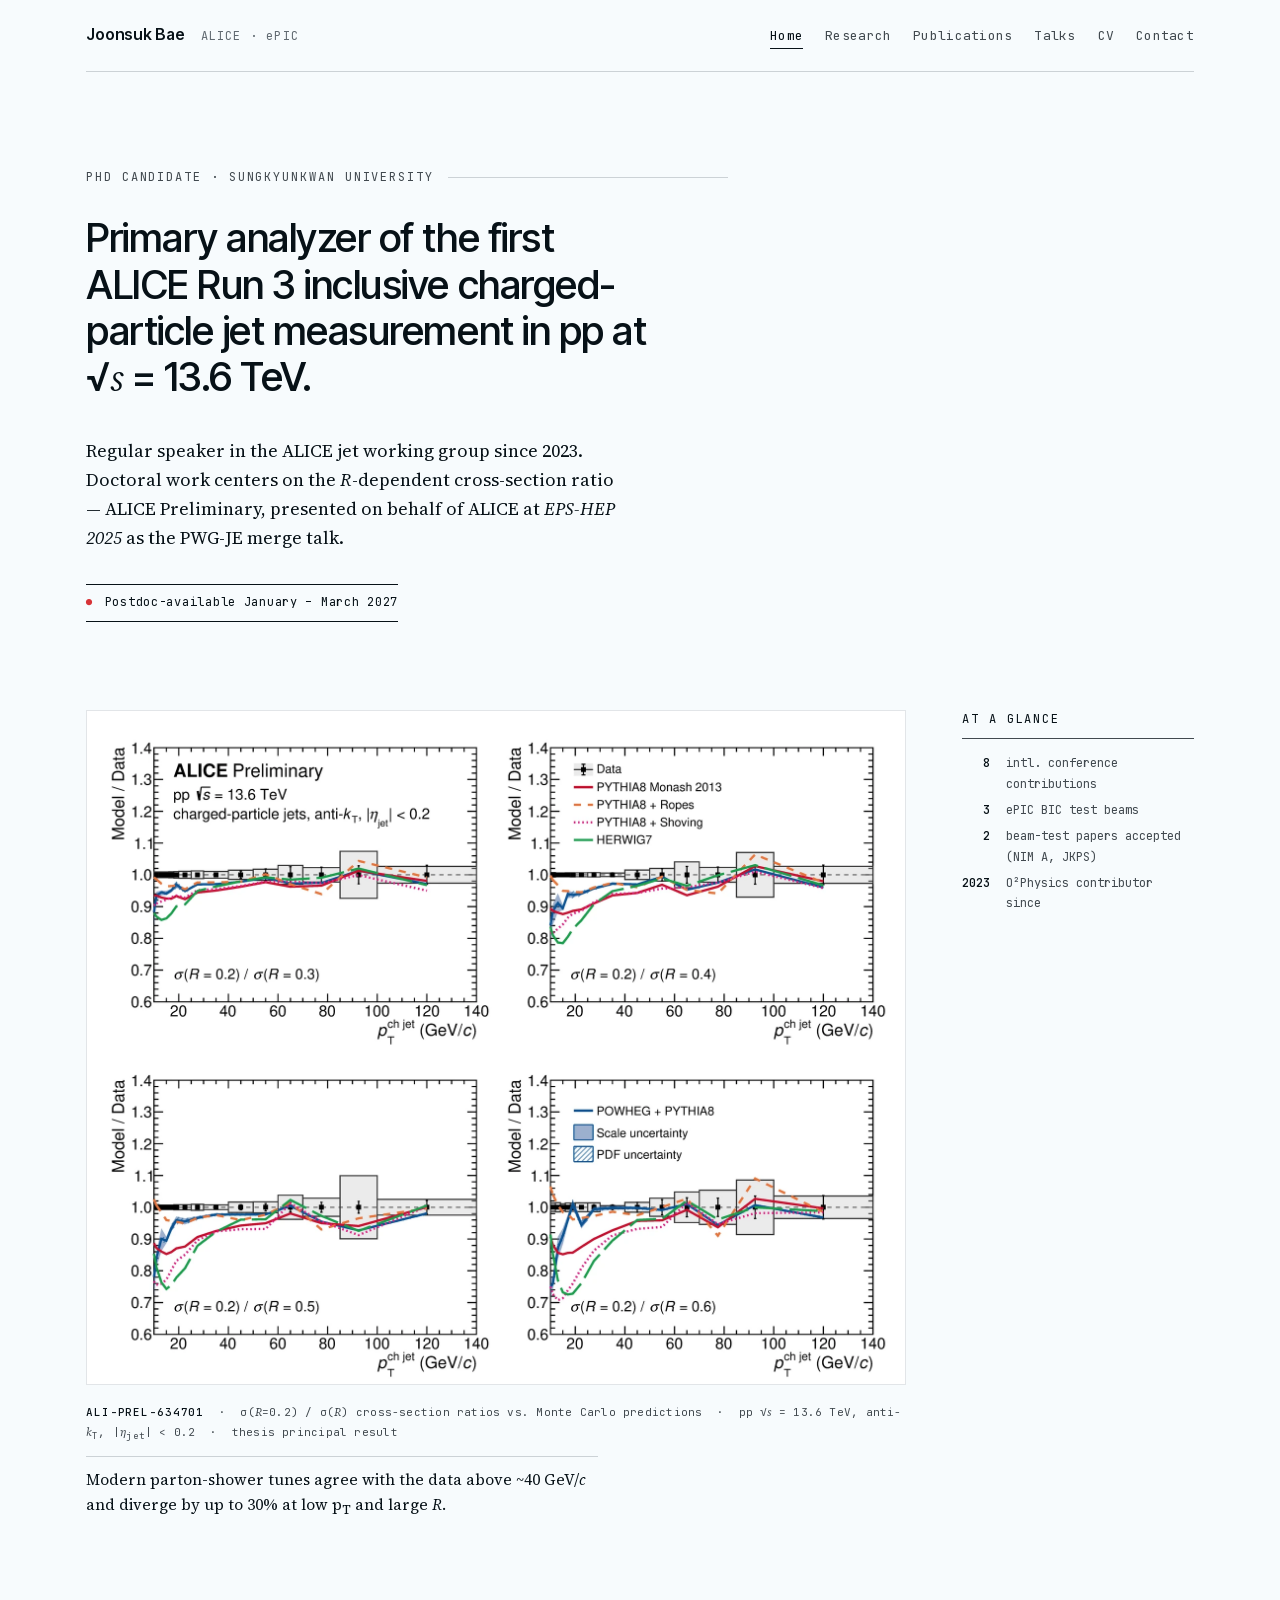
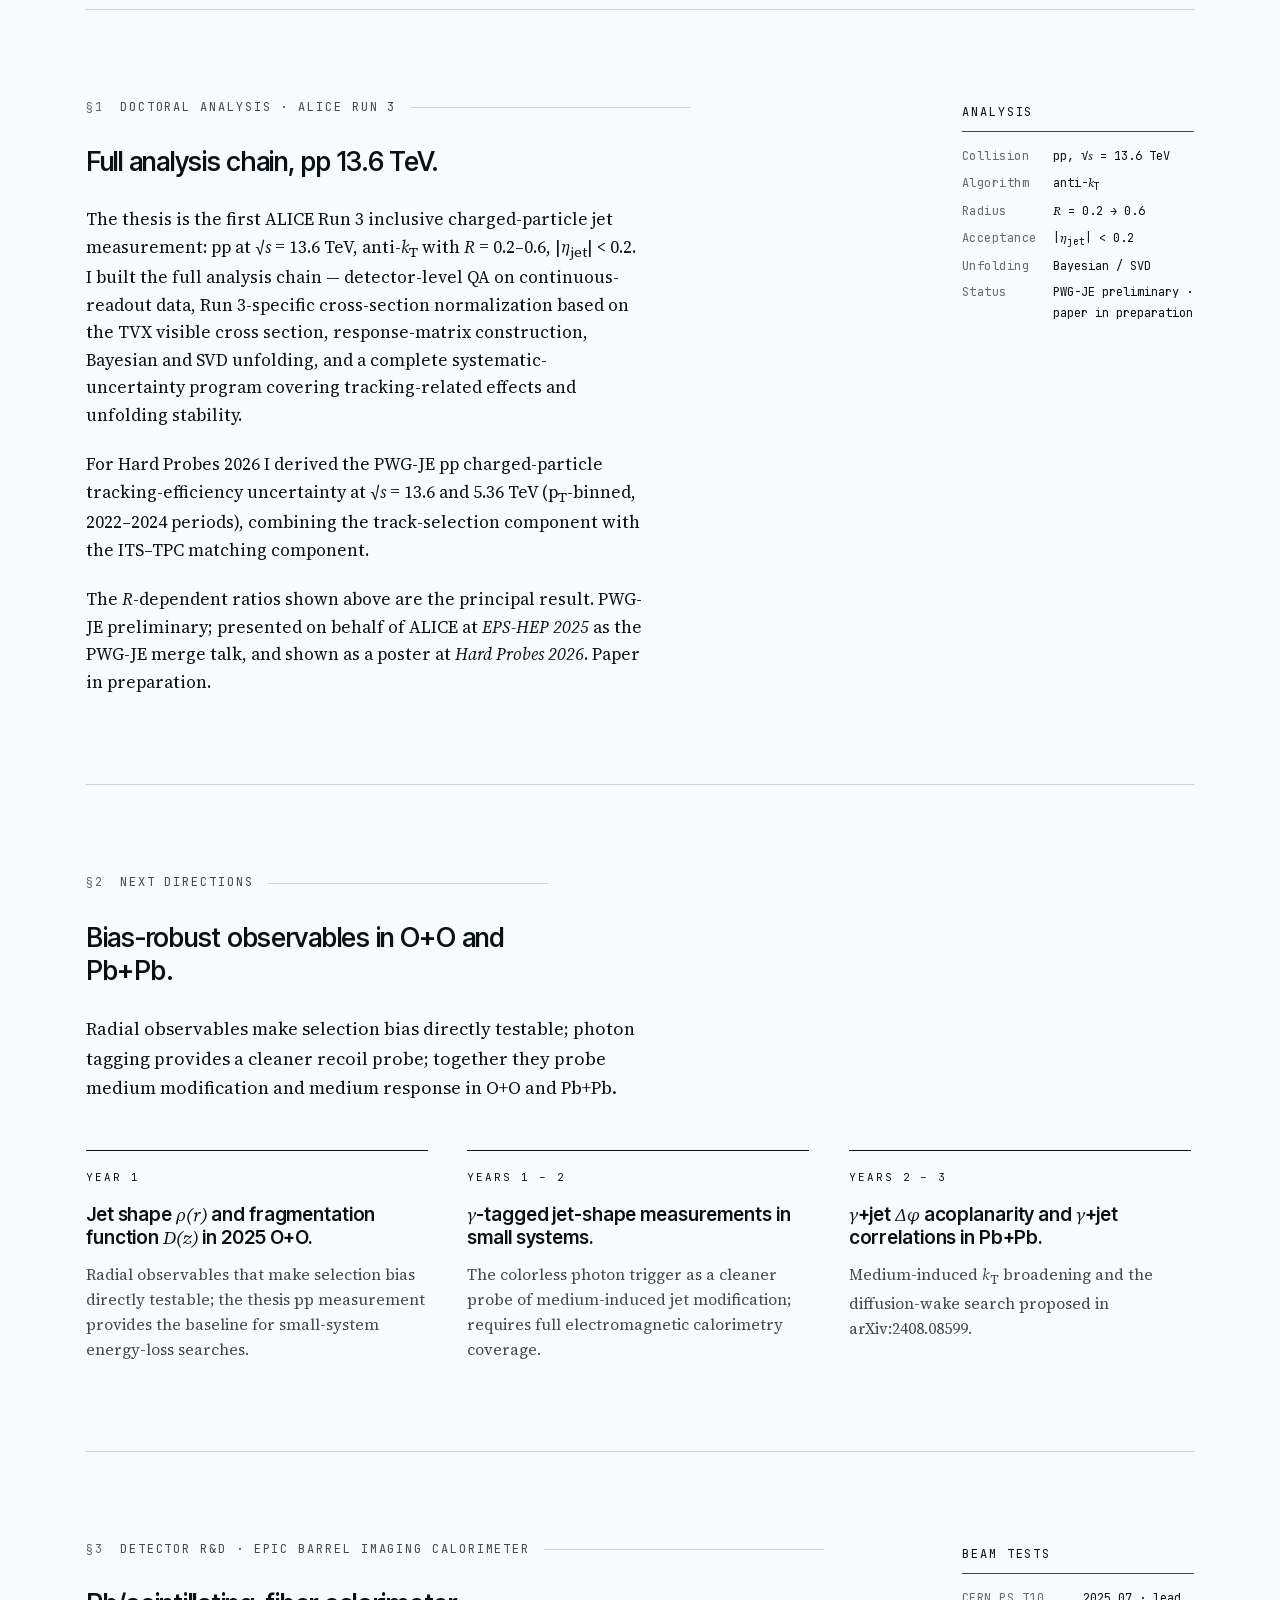
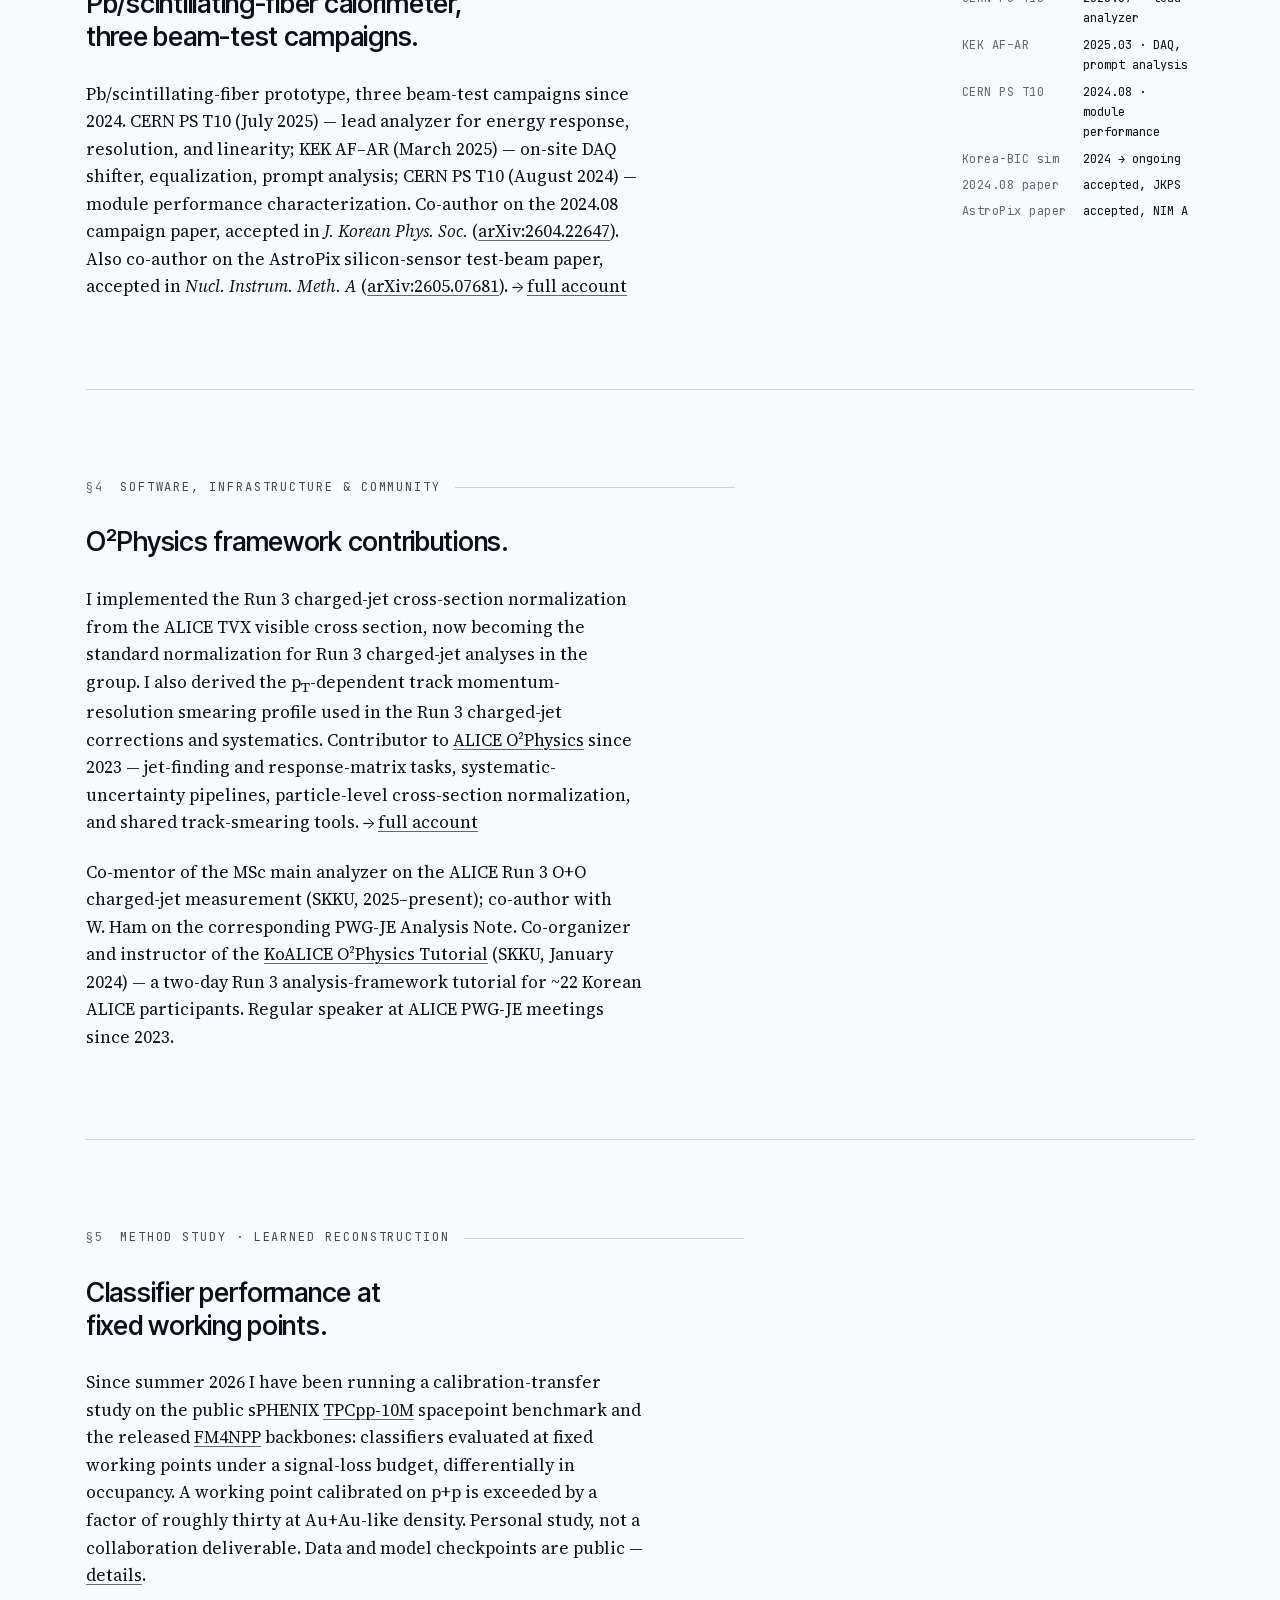
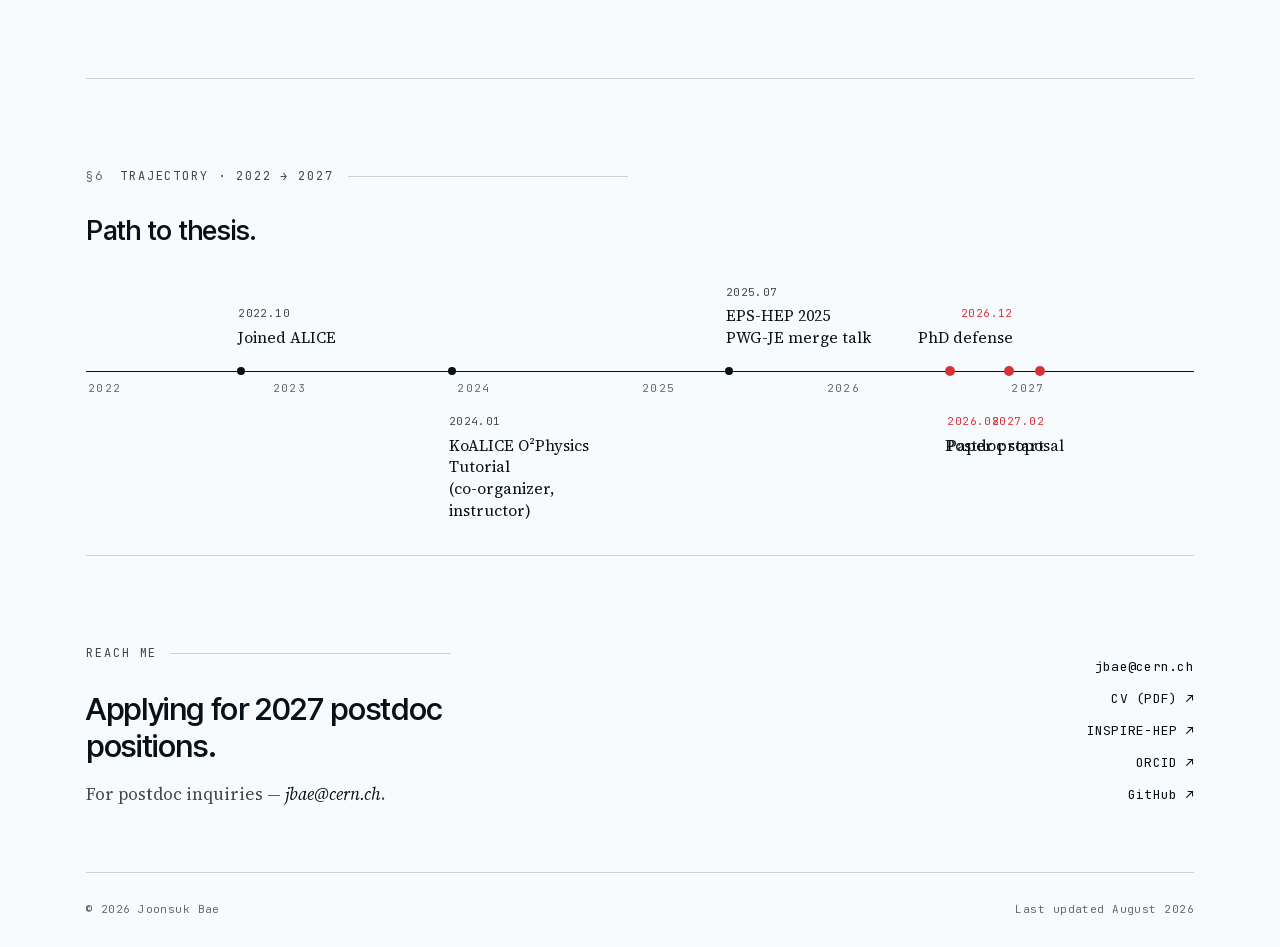
<file: index.html>
<!doctype html>
<html lang="en">
<head>
  <meta charset="utf-8">
  <meta name="viewport" content="width=device-width, initial-scale=1">
  <title>Joonsuk Bae — ALICE Run 3 jets, heavy-ion physics</title>
  <meta name="description" content="Joonsuk Bae, PhD candidate in heavy-ion physics (SKKU). Primary analyzer of the first ALICE Run 3 charged-particle jet measurement. Postdoc available Jan 2027.">
  <meta name="author" content="Joonsuk Bae">
  <meta name="robots" content="index, follow, max-image-preview:large, max-snippet:-1">
  <link rel="canonical" href="https://joonsukbae.com/">
  <meta property="og:type" content="profile">
  <meta property="og:title" content="Joonsuk Bae">
  <meta property="og:description" content="Joonsuk Bae, PhD candidate in heavy-ion physics (SKKU). Primary analyzer of the first ALICE Run 3 charged-particle jet measurement. Postdoc available Jan 2027.">
  <meta property="og:url" content="https://joonsukbae.com/">
  <meta property="og:site_name" content="Joonsuk Bae">
  <meta property="og:locale" content="en_US">
  <meta property="og:image" content="https://joonsukbae.com/assets/img/og-card.png">
  <meta property="og:image:width" content="1200">
  <meta property="og:image:height" content="630">
  <meta property="og:image:alt" content="Joonsuk Bae — R-dependent charged-particle jet cross-section ratios, ALICE Run 3, pp at 13.6 TeV">
  <meta name="twitter:card" content="summary_large_image">
  <meta name="twitter:title" content="Joonsuk Bae — ALICE Run 3 jets">
  <meta name="twitter:description" content="Primary analyzer of the first ALICE Run 3 charged-particle jet measurement. Postdoc available Jan–Mar 2027.">
  <meta name="twitter:image" content="https://joonsukbae.com/assets/img/og-card.png">
  <meta name="theme-color" content="#f7fbfd" media="(prefers-color-scheme: light)">
  <meta name="theme-color" content="#090e12" media="(prefers-color-scheme: dark)">
  <link rel="preload" href="assets/fonts/InterTight.woff2" as="font" type="font/woff2" crossorigin>
  <link rel="preload" href="assets/fonts/SourceSerif4.woff2" as="font" type="font/woff2" crossorigin>
  <link rel="preload" href="assets/fonts/JetBrainsMono.woff2" as="font" type="font/woff2" crossorigin>
  <link rel="stylesheet" href="assets/css/style.css">
  <link rel="dns-prefetch" href="https://static.cloudflareinsights.com">
  <link rel="icon" type="image/svg+xml" href="data:image/svg+xml,%3Csvg xmlns='http://www.w3.org/2000/svg' viewBox='0 0 32 32'%3E%3Crect width='32' height='32' fill='%23f7fbfd'/%3E%3Crect x='12' y='12' width='8' height='8' fill='%231a1f2a'/%3E%3C/svg%3E">
  <script type="application/ld+json">
  {
    "@context": "https://schema.org",
    "@type": "Person",
    "name": "Joonsuk Bae",
    "url": "https://joonsukbae.com/",
    "image": "https://joonsukbae.com/assets/img/og-card.png",
    "jobTitle": "PhD Candidate",
    "email": "mailto:jbae@cern.ch",
    "affiliation": {"@type": "CollegeOrUniversity", "name": "Sungkyunkwan University"},
    "memberOf": [
      {"@type": "Organization", "name": "ALICE Collaboration", "url": "https://alice-collaboration.web.cern.ch/"},
      {"@type": "Organization", "name": "ePIC Collaboration", "url": "https://www.epic-eic.org/"}
    ],
    "knowsAbout": ["Experimental high-energy nuclear physics", "Quark-gluon plasma", "Jet physics", "Heavy-ion collisions", "ALICE Run 3", "Calorimetry", "Electron-Ion Collider"],
    "identifier": "https://orcid.org/0009-0008-4806-8019",
    "sameAs": ["https://orcid.org/0009-0008-4806-8019", "https://inspirehep.net/authors/2117232", "https://github.com/joonsukbae"]
  }
  </script>
</head>
<body>
<a class="skip" href="#main">Skip to content</a>
<div class="page">

  <header class="topbar">
    <div class="topbar__left">
      <a class="topbar__name" href="/">Joonsuk Bae</a>
      <span class="topbar__aff">ALICE · ePIC</span>
    </div>
    <nav class="topbar__links" aria-label="Primary">
      <a href="/" aria-current="page">Home</a>
      <a href="/research/">Research</a>
      <a href="/publications/">Publications</a>
      <a href="/talks/">Talks</a>
      <a href="/cv/">CV</a>
      <a href="/contact/">Contact</a>
    </nav>
  </header>

  <main id="main" tabindex="-1">

    <!-- ============================== HERO ============================== -->
    <section class="hero">
      <div class="eyebrow">PhD candidate · Sungkyunkwan University</div>

      <h1 class="hero__h1">
        Primary analyzer of the first ALICE Run 3 inclusive
        charged-particle jet measurement in pp at
        √<span class="var">s</span> = 13.6 TeV.
      </h1>

      <p class="hero__sub">
        Regular speaker in the ALICE jet working group since 2023.
        Doctoral work centers on the <span class="var">R</span>-dependent
        cross-section ratio — ALICE Preliminary, presented on behalf of ALICE
        at <em>EPS-HEP 2025</em> as the PWG-JE merge talk.
      </p>

      <div class="hero__avail">
        <span class="signal" aria-hidden="true">●</span>
        Postdoc-available January – March 2027
      </div>

      <div class="artifact">
        <div>
          <div class="artifact__plot">
            <picture>
              <source srcset="assets/img/doubleratio.webp" type="image/webp">
              <img src="assets/svg/doubleratio.svg" width="511" height="436" decoding="async" fetchpriority="high"
                   alt="ALICE Preliminary: R-dependent charged-particle jet cross-section ratios in pp at &radic;s = 13.6 TeV (ALI-PREL-634701)">
            </picture>
          </div>
          <div class="artifact__cap">
            <span class="id">ALI-PREL-634701</span> &nbsp;·&nbsp;
            σ(<span class="var">R</span>=0.2) / σ(<span class="var">R</span>) cross-section ratios vs. Monte Carlo predictions
            &nbsp;·&nbsp; pp √<span class="var">s</span> = 13.6 TeV, anti-<span class="var">k</span><sub>T</sub>, |<span class="var">η</span><sub>jet</sub>| &lt; 0.2
            &nbsp;·&nbsp; thesis principal result
            <div class="artifact__interp">
              Modern parton-shower tunes agree with the data above ~40&nbsp;GeV/<span class="var">c</span> and diverge by up to 30% at low p<sub>T</sub> and large <span class="var">R</span>.
            </div>
          </div>
        </div>

        <aside class="sidebar">
          <div class="sidebar__label">At a glance</div>
          <div class="sidebar__group">
            <dl>
              <dt>8</dt><dd>intl. conference contributions</dd>
              <dt>3</dt><dd>ePIC BIC test beams</dd>
              <dt>2</dt><dd>beam-test papers accepted (NIM A, JKPS)</dd>
              <dt>2023</dt><dd>O²Physics contributor since</dd>
            </dl>
          </div>
        </aside>
      </div>
    </section>

    <!-- ====================== §1 DOCTORAL ANALYSIS ====================== -->
    <section class="section section--with-meta">
      <div class="section__head">
        <div class="eyebrow"><span class="mark">§1</span> Doctoral analysis · ALICE Run 3</div>
        <h2 class="section__h2">Full analysis chain, pp 13.6 TeV.</h2>
      </div>
      <div class="section__body">
        <p>The thesis is the first ALICE Run&nbsp;3 inclusive charged-particle
        jet measurement: pp at √<span class="var">s</span>&nbsp;=&nbsp;13.6&nbsp;TeV,
        anti-<span class="var">k</span><sub>T</sub> with
        <span class="var">R</span>&nbsp;=&nbsp;0.2&ndash;0.6,
        |<span class="var">η</span><sub>jet</sub>|&nbsp;&lt;&nbsp;0.2.
        I built the full analysis chain — detector-level QA on continuous-readout
        data, Run&nbsp;3-specific cross-section normalization based on the TVX
        visible cross section, response-matrix construction, Bayesian and SVD
        unfolding, and a complete systematic-uncertainty program covering
        tracking-related effects and unfolding stability.</p>

        <p>For Hard Probes 2026 I derived the PWG-JE pp charged-particle
        tracking-efficiency uncertainty at √<span class="var">s</span> = 13.6 and
        5.36&nbsp;TeV (p<sub>T</sub>-binned, 2022&ndash;2024 periods), combining
        the track-selection component with the ITS&ndash;TPC matching component.</p>

        <p>The <span class="var">R</span>-dependent ratios shown above are the
        principal result. PWG-JE preliminary; presented on behalf of ALICE at
        <em>EPS-HEP 2025</em> as the PWG-JE merge talk, and shown as a poster at
        <em>Hard Probes 2026</em>. Paper in preparation.</p>
      </div>
      <aside class="section__meta meta-block">
        <div class="meta-block__label">Analysis</div>
        <dl>
          <dt>Collision</dt><dd>pp, √<span class="var">s</span> = 13.6 TeV</dd>
          <dt>Algorithm</dt><dd>anti-<span class="var">k</span><sub>T</sub></dd>
          <dt>Radius</dt><dd><span class="var">R</span> = 0.2 → 0.6</dd>
          <dt>Acceptance</dt><dd>|<span class="var">η</span><sub>jet</sub>| &lt; 0.2</dd>
          <dt>Unfolding</dt><dd>Bayesian / SVD</dd>
          <dt>Status</dt><dd>PWG-JE preliminary · paper in preparation</dd>
        </dl>
      </aside>
    </section>

    <!-- ====================== §2 NEXT DIRECTIONS ====================== -->
    <section class="section">
      <div class="eyebrow"><span class="mark">§2</span> Next directions</div>
      <h2 class="section__h2">Bias-robust observables in O+O and Pb+Pb.</h2>
      <p class="section__lede">
        Radial observables make selection bias directly testable; photon
        tagging provides a cleaner recoil probe; together they probe medium
        modification and medium response in O+O and Pb+Pb.
      </p>
      <div class="program">
        <div class="program__col">
          <div class="program__when">Year 1</div>
          <div class="program__what">Jet shape <span class="var">ρ(r)</span> and fragmentation function <span class="var">D(z)</span> in 2025 O+O.</div>
          <div class="program__why">Radial observables that make selection bias directly testable; the thesis pp measurement provides the baseline for small-system energy-loss searches.</div>
        </div>
        <div class="program__col">
          <div class="program__when">Years 1 – 2</div>
          <div class="program__what"><span class="var">γ</span>-tagged jet-shape measurements in small systems.</div>
          <div class="program__why">The colorless photon trigger as a cleaner probe of medium-induced jet modification; requires full electromagnetic calorimetry coverage.</div>
        </div>
        <div class="program__col">
          <div class="program__when">Years 2 – 3</div>
          <div class="program__what"><span class="var">γ</span>+jet <span class="var">Δφ</span> acoplanarity and <span class="var">γ</span>+jet correlations in Pb+Pb.</div>
          <div class="program__why">Medium-induced <span class="var">k</span><sub>T</sub> broadening and the diffusion-wake search proposed in arXiv:2408.08599.</div>
        </div>
      </div>
    </section>

    <!-- ====================== §3 DETECTOR R&D ====================== -->
    <section class="section section--with-meta">
      <div class="section__head">
        <div class="eyebrow"><span class="mark">§3</span> Detector R&amp;D · ePIC Barrel Imaging Calorimeter</div>
        <h2 class="section__h2">Pb/scintillating-fiber calorimeter,<br>three beam-test campaigns.</h2>
      </div>
      <div class="section__body">
        <p>Pb/scintillating-fiber prototype, three beam-test campaigns since 2024.
        CERN PS T10 (July 2025) — lead analyzer for energy response, resolution,
        and linearity; KEK AF&ndash;AR (March 2025) — on-site DAQ shifter,
        equalization, prompt analysis; CERN PS T10 (August 2024) — module
        performance characterization. Co-author on the 2024.08 campaign paper,
        accepted in <em>J.&nbsp;Korean Phys.&nbsp;Soc.</em>
        (<a href="https://arxiv.org/abs/2604.22647">arXiv:2604.22647</a>).
        Also co-author on the AstroPix silicon-sensor test-beam paper,
        accepted in <em>Nucl.&nbsp;Instrum.&nbsp;Meth.&nbsp;A</em>
        (<a href="https://arxiv.org/abs/2605.07681">arXiv:2605.07681</a>).
        &rarr; <a href="/research/#detector">full account</a></p>
      </div>
      <aside class="section__meta meta-block">
        <div class="meta-block__label">Beam tests</div>
        <dl>
          <dt>CERN PS T10</dt><dd>2025.07 · lead analyzer</dd>
          <dt>KEK AF&ndash;AR</dt><dd>2025.03 · DAQ, prompt analysis</dd>
          <dt>CERN PS T10</dt><dd>2024.08 · module performance</dd>
          <dt>Korea-BIC sim</dt><dd>2024 → ongoing</dd>
          <dt>2024.08 paper</dt><dd>accepted, JKPS</dd>
          <dt>AstroPix paper</dt><dd>accepted, NIM A</dd>
        </dl>
      </aside>
    </section>

    <!-- ============ §4 SOFTWARE, INFRASTRUCTURE & COMMUNITY ============ -->
    <section class="section">
      <div class="section__head">
        <div class="eyebrow"><span class="mark">§4</span> Software, infrastructure &amp; community</div>
        <h2 class="section__h2">O²Physics framework contributions.</h2>
      </div>
      <div class="section__body">
        <p>I implemented the Run 3 charged-jet cross-section normalization from the
        ALICE TVX visible cross section, now becoming the standard normalization for Run 3
        charged-jet analyses in the group. I also derived the
        p<sub>T</sub>-dependent track momentum-resolution smearing profile used in
        the Run 3 charged-jet corrections and systematics. Contributor to
        <a href="https://github.com/AliceO2Group/O2Physics">ALICE O²Physics</a>
        since 2023 — jet-finding and response-matrix tasks, systematic-uncertainty
        pipelines, particle-level cross-section normalization, and shared
        track-smearing tools.
        &rarr; <a href="/research/#software">full account</a></p>

        <p>Co-mentor of the MSc main analyzer on the ALICE Run&nbsp;3 O+O charged-jet
        measurement (SKKU, 2025&ndash;present); co-author with W.&nbsp;Ham on the
        corresponding PWG-JE Analysis Note. Co-organizer and instructor of the
        <a href="https://indico.cern.ch/event/1361235/">KoALICE O²Physics
        Tutorial</a> (SKKU, January 2024) — a two-day Run&nbsp;3 analysis-framework
        tutorial for ~22 Korean ALICE participants. Regular speaker at ALICE PWG-JE
        meetings since 2023.</p>
      </div>
    </section>

    <!-- ====================== §5 METHOD STUDY ====================== -->
    <section class="section">
      <div class="section__head">
        <div class="eyebrow"><span class="mark">§5</span> Method study · learned reconstruction</div>
        <h2 class="section__h2">Classifier performance at<br>fixed working points.</h2>
      </div>
      <div class="section__body">
        <p>Since summer 2026 I have been running a calibration-transfer study on
        the public sPHENIX <a href="https://doi.org/10.5281/zenodo.16970029">TPCpp-10M</a>
        spacepoint benchmark and the released
        <a href="https://github.com/FM4NPP/PP_collision">FM4NPP</a> backbones:
        classifiers evaluated at fixed working points under a signal-loss budget,
        differentially in occupancy. A working point calibrated on p+p is exceeded
        by a factor of roughly thirty at Au+Au-like density. Personal study, not a
        collaboration deliverable. Data and model checkpoints are public —
        <a href="/research/#ml">details</a>.</p>
      </div>
    </section>

    <!-- ====================== §6 TRAJECTORY ====================== -->
    <section class="section">
      <div class="eyebrow"><span class="mark">§6</span> Trajectory · 2022 → 2027</div>
      <h2 class="section__h2">Path to thesis.</h2>

      <div class="trajectory">
        <div class="trajectory__rule"></div>
        <div class="trajectory__years" aria-hidden="true">
          <span>2022</span><span>2023</span><span>2024</span><span>2025</span><span>2026</span><span>2027</span>
        </div>

        <div class="tmark above" style="left: 14%;">
          <div class="dot"></div>
          <div class="lbl">
            <div class="when">2022.10</div>
            <div class="what">Joined ALICE</div>
          </div>
        </div>
        <div class="tmark below" style="left: 33%;">
          <div class="dot"></div>
          <div class="lbl">
            <div class="when">2024.01</div>
            <div class="what">KoALICE O²Physics Tutorial<br>(co-organizer, instructor)</div>
          </div>
        </div>
        <div class="tmark above" style="left: 58%;">
          <div class="dot"></div>
          <div class="lbl">
            <div class="when">2025.07</div>
            <div class="what">EPS-HEP 2025<br>PWG-JE merge talk</div>
          </div>
        </div>
        <div class="tmark below signal" style="left: 78%;">
          <div class="dot"></div>
          <div class="lbl">
            <div class="when">2026.08</div>
            <div class="what">Paper proposal</div>
          </div>
        </div>
        <div class="tmark above signal end" style="left: 83.3%;">
          <div class="dot"></div>
          <div class="lbl">
            <div class="when">2026.12</div>
            <div class="what">PhD defense</div>
          </div>
        </div>
        <div class="tmark below signal end" style="left: 86.1%;">
          <div class="dot"></div>
          <div class="lbl">
            <div class="when">2027.02</div>
            <div class="what">Postdoc start</div>
          </div>
        </div>
      </div>
    </section>

    <!-- ====================== CONTACT ====================== -->
    <section class="contact">
      <div>
        <div class="eyebrow">Reach me</div>
        <h2 class="contact__h2">Applying for 2027 postdoc positions.</h2>
        <p class="contact__sub">
          For postdoc inquiries — <em>jbae@cern.ch</em>.
        </p>
      </div>
      <div class="contact__cta">
        <a href="mailto:jbae@cern.ch">jbae@cern.ch</a>
        <a href="/cv/joonsuk-bae-cv.pdf">CV (PDF) ↗</a>
        <a href="https://inspirehep.net/authors/2117232">INSPIRE-HEP ↗</a>
        <a href="https://orcid.org/0009-0008-4806-8019">ORCID ↗</a>
        <a href="https://github.com/joonsukbae">GitHub ↗</a>
      </div>
    </section>

  </main>

  <footer class="site-foot">
    <div>&copy; 2026 Joonsuk Bae</div>
    <div>Last updated August 2026</div>
  </footer>

</div>
<!-- Cloudflare Web Analytics -->
<script defer src="https://static.cloudflareinsights.com/beacon.min.js" data-cf-beacon='{"token": "a41907a581c04b09b77e31707e499f1d"}'></script>
</body>
</html>
</file>
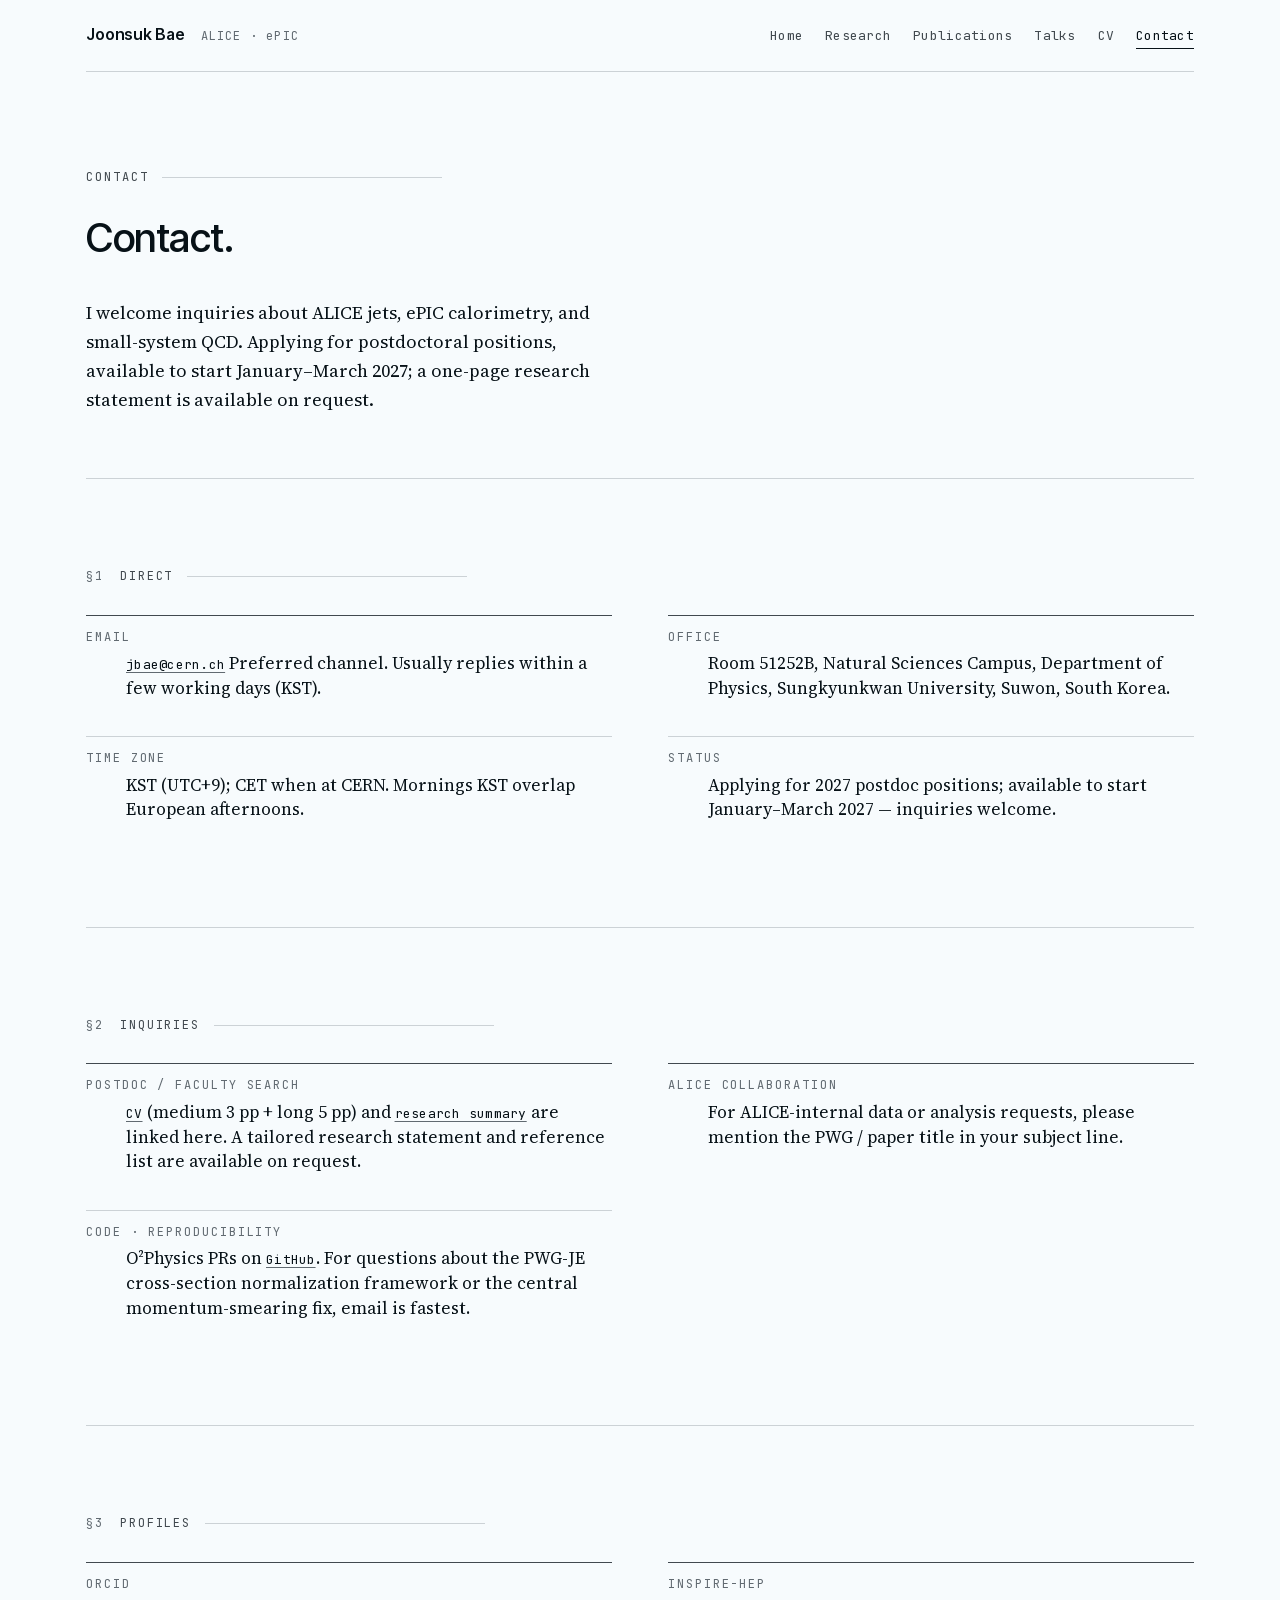
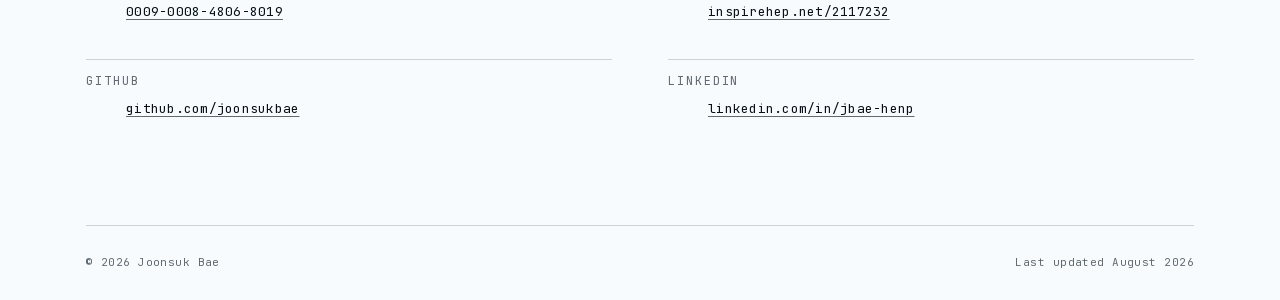
<file: contact/index.html>
<!doctype html>
<html lang="en">
<head>
  <meta charset="utf-8">
  <meta name="viewport" content="width=device-width, initial-scale=1">
  <title>Contact — Joonsuk Bae</title>
  <meta name="description" content="Contact details and inquiry guidance for Joonsuk Bae — PhD candidate, ALICE Run 3 jets, ePIC BIC.">
  <meta name="robots" content="index, follow, max-image-preview:large, max-snippet:-1">
  <meta name="author" content="Joonsuk Bae">
  <link rel="canonical" href="https://joonsukbae.com/contact/">
  <meta property="og:title" content="Contact — Joonsuk Bae">
  <meta property="og:type" content="profile">
  <meta property="og:url" content="https://joonsukbae.com/contact/">
  <meta property="og:description" content="Contact details and inquiry guidance for Joonsuk Bae — PhD candidate, ALICE Run 3 jets, ePIC BIC.">
  <meta property="og:site_name" content="Joonsuk Bae">
  <meta property="og:locale" content="en_US">
  <meta property="og:image" content="https://joonsukbae.com/assets/img/og-card.png">
  <meta property="og:image:width" content="1200">
  <meta property="og:image:height" content="630">
  <meta property="og:image:alt" content="Joonsuk Bae — R-dependent charged-particle jet cross-section ratios, ALICE Run 3, pp at 13.6 TeV">
  <meta name="twitter:card" content="summary_large_image">
  <meta name="twitter:title" content="Joonsuk Bae — ALICE Run 3 jets">
  <meta name="twitter:description" content="Primary analyzer of the first ALICE Run 3 charged-particle jet measurement. Postdoc available Jan–Mar 2027.">
  <meta name="twitter:image" content="https://joonsukbae.com/assets/img/og-card.png">
  <meta name="theme-color" content="#f7fbfd" media="(prefers-color-scheme: light)">
  <meta name="theme-color" content="#090e12" media="(prefers-color-scheme: dark)">
  <link rel="preload" href="../assets/fonts/InterTight.woff2" as="font" type="font/woff2" crossorigin>
  <link rel="preload" href="../assets/fonts/SourceSerif4.woff2" as="font" type="font/woff2" crossorigin>
  <link rel="preload" href="../assets/fonts/JetBrainsMono.woff2" as="font" type="font/woff2" crossorigin>
  <link rel="stylesheet" href="../assets/css/style.css">
  <link rel="icon" type="image/svg+xml" href="data:image/svg+xml,%3Csvg xmlns='http://www.w3.org/2000/svg' viewBox='0 0 32 32'%3E%3Crect width='32' height='32' fill='%23f7fbfd'/%3E%3Crect x='12' y='12' width='8' height='8' fill='%231a1f2a'/%3E%3C/svg%3E">
</head>
<body>
<a class="skip" href="#main">Skip to content</a>
<div class="page">

  <header class="topbar">
    <div class="topbar__left">
      <a class="topbar__name" href="../">Joonsuk Bae</a>
      <span class="topbar__aff">ALICE · ePIC</span>
    </div>
    <nav class="topbar__links" aria-label="Primary">
      <a href="../">Home</a>
      <a href="../research/">Research</a>
      <a href="../publications/">Publications</a>
      <a href="../talks/">Talks</a>
      <a href="../cv/">CV</a>
      <a href="./" aria-current="page">Contact</a>
    </nav>
  </header>

  <main id="main" tabindex="-1">

    <section class="hero" style="padding-bottom: 32px;">
      <div class="eyebrow">Contact</div>
      <h1 class="hero__h1">Contact.</h1>
      <p class="hero__sub">
        I welcome inquiries about ALICE jets, ePIC calorimetry, and
        small-system QCD. Applying for postdoctoral positions, available to
        start January–March 2027; a one-page research statement is available
        on request.
      </p>
    </section>

    <!-- Direct -->
    <section class="section">
      <h2 class="eyebrow"><span class="mark">§1</span> Direct</h2>
      <dl class="contact-list">
        <div class="contact-list__row">
          <dt class="contact-list__label">Email</dt>
          <dd class="contact-list__value"><a href="mailto:jbae@cern.ch">jbae@cern.ch</a>
            <span class="contact-list__note">Preferred channel. Usually replies within a few working days (KST).</span>
          </dd>
        </div>
        <div class="contact-list__row">
          <dt class="contact-list__label">Office</dt>
          <dd class="contact-list__value">Room 51252B, Natural Sciences Campus, Department of Physics, Sungkyunkwan University, Suwon, South Korea.</dd>
        </div>
        <div class="contact-list__row">
          <dt class="contact-list__label">Time zone</dt>
          <dd class="contact-list__value">KST (UTC+9); CET when at CERN. Mornings KST overlap European afternoons.</dd>
        </div>
        <div class="contact-list__row">
          <dt class="contact-list__label">Status</dt>
          <dd class="contact-list__value">Applying for 2027 postdoc positions; available to start January–March 2027 — inquiries welcome.</dd>
        </div>
      </dl>
    </section>

    <!-- Inquiries -->
    <section class="section">
      <h2 class="eyebrow"><span class="mark">§2</span> Inquiries</h2>
      <dl class="contact-list">
        <div class="contact-list__row">
          <dt class="contact-list__label">Postdoc / faculty search</dt>
          <dd class="contact-list__value">
            <a href="../cv/">CV</a> (medium 3 pp + long 5 pp) and
            <a href="../research/">research summary</a> are linked here.
            A tailored research statement and reference list are available on request.
          </dd>
        </div>
        <div class="contact-list__row">
          <dt class="contact-list__label">ALICE collaboration</dt>
          <dd class="contact-list__value">For ALICE-internal data or analysis requests, please mention the PWG / paper title in your subject line.</dd>
        </div>
        <div class="contact-list__row">
          <dt class="contact-list__label">Code · reproducibility</dt>
          <dd class="contact-list__value">
            O²Physics PRs on <a href="https://github.com/joonsukbae">GitHub</a>. For questions about the PWG-JE cross-section normalization framework or the central momentum-smearing fix, email is fastest.
          </dd>
        </div>
      </dl>
    </section>

    <!-- Profiles -->
    <section class="section">
      <h2 class="eyebrow"><span class="mark">§3</span> Profiles</h2>
      <dl class="contact-list">
        <div class="contact-list__row">
          <dt class="contact-list__label">ORCID</dt>
          <dd class="contact-list__value"><a href="https://orcid.org/0009-0008-4806-8019">0009-0008-4806-8019</a></dd>
        </div>
        <div class="contact-list__row">
          <dt class="contact-list__label">INSPIRE-HEP</dt>
          <dd class="contact-list__value"><a href="https://inspirehep.net/authors/2117232">inspirehep.net/2117232</a></dd>
        </div>
        <div class="contact-list__row">
          <dt class="contact-list__label">GitHub</dt>
          <dd class="contact-list__value"><a href="https://github.com/joonsukbae">github.com/joonsukbae</a></dd>
        </div>
        <div class="contact-list__row">
          <dt class="contact-list__label">LinkedIn</dt>
          <dd class="contact-list__value"><a href="https://www.linkedin.com/in/jbae-henp/">linkedin.com/in/jbae-henp</a></dd>
        </div>
      </dl>
    </section>

  </main>

  <footer class="site-foot">
    <div>&copy; 2026 Joonsuk Bae</div>
    <div>Last updated August 2026</div>
  </footer>

</div>
<!-- Cloudflare Web Analytics -->
<script defer src="https://static.cloudflareinsights.com/beacon.min.js" data-cf-beacon='{"token": "a41907a581c04b09b77e31707e499f1d"}'></script>
</body>
</html>
</file>
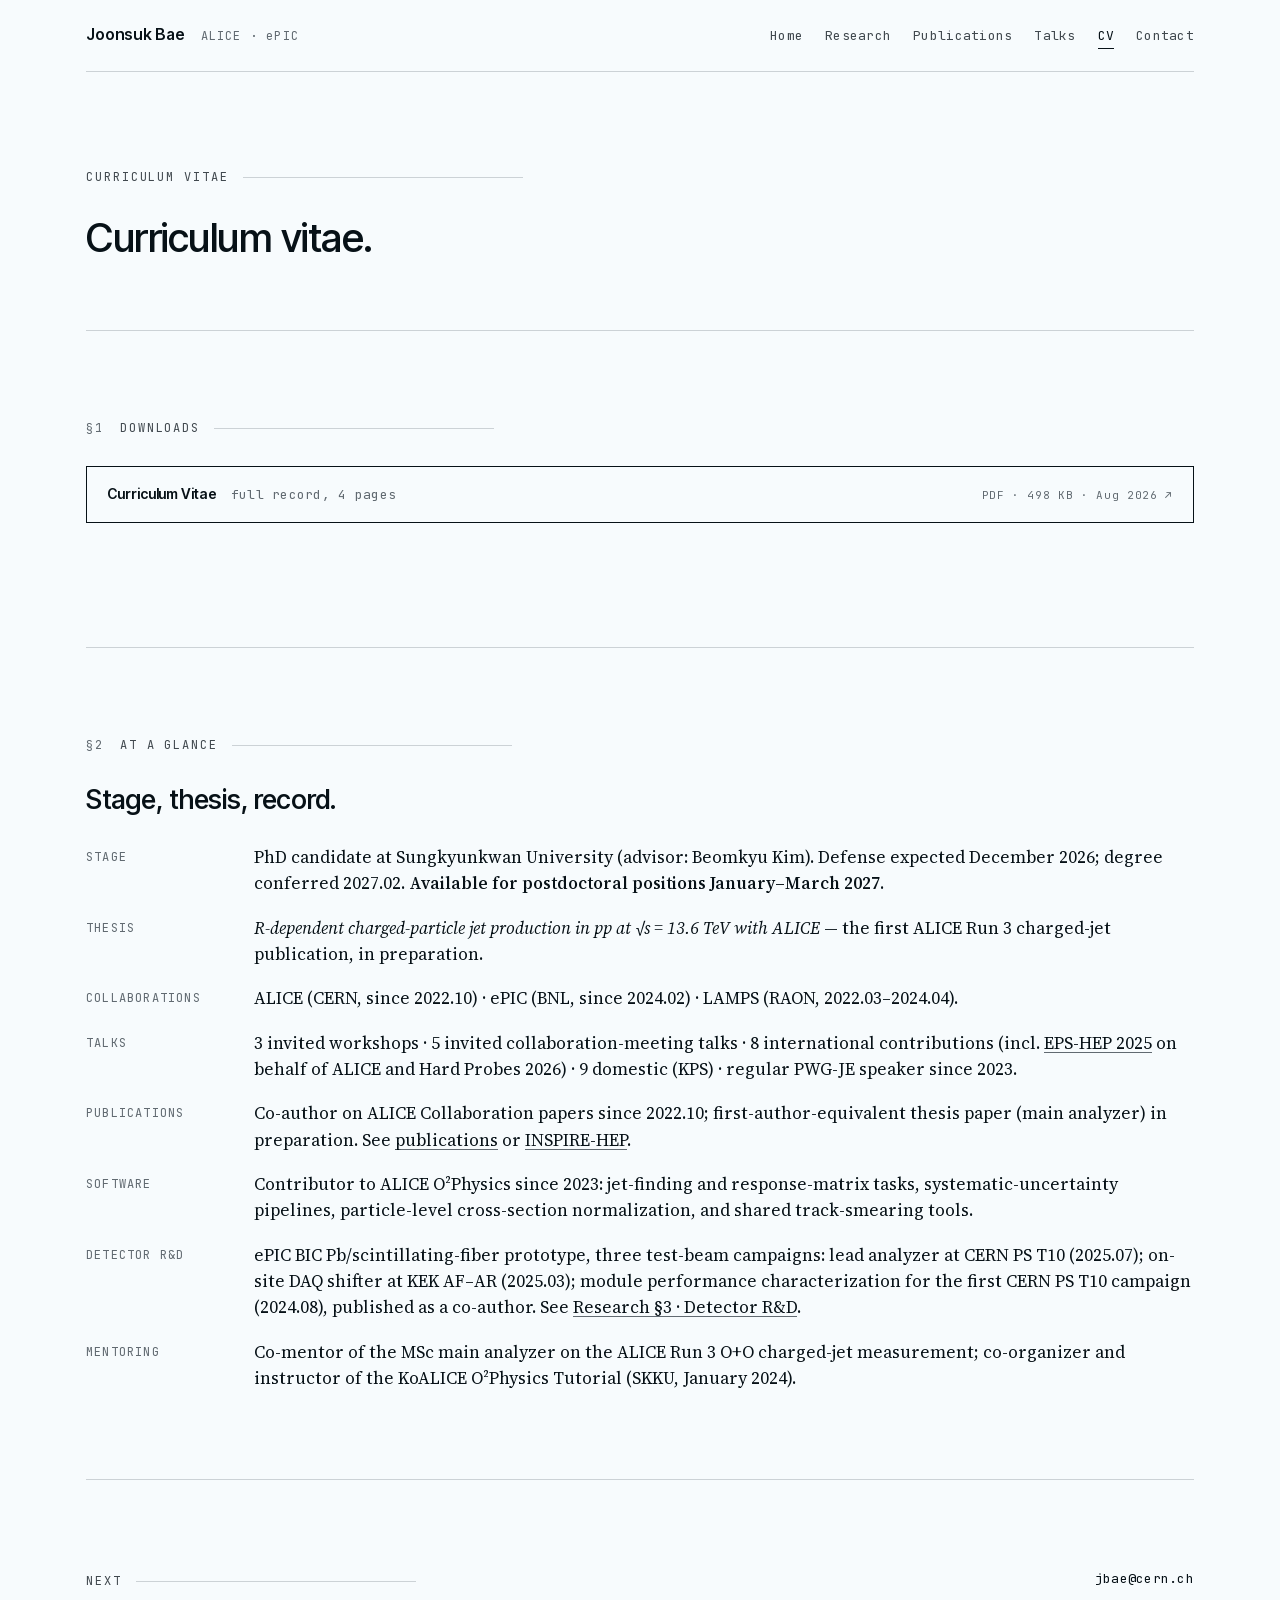
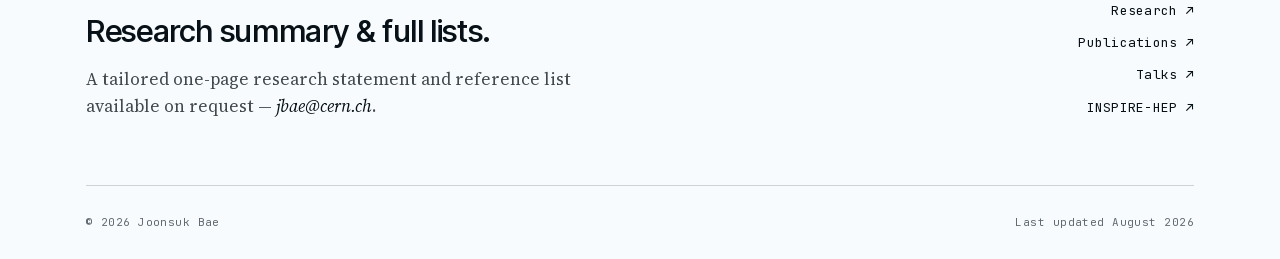
<file: cv/index.html>
<!doctype html>
<html lang="en">
<head>
  <meta charset="utf-8">
  <meta name="viewport" content="width=device-width, initial-scale=1">
  <title>CV — Joonsuk Bae</title>
  <meta name="description" content="Curriculum vitae of Joonsuk Bae — PhD candidate, ALICE Run 3 jets, ePIC BIC. Single 4-page PDF. Available for postdoctoral positions from early 2027.">
  <link rel="canonical" href="https://joonsukbae.com/cv/">
  <meta name="robots" content="index, follow, max-image-preview:large, max-snippet:-1">
  <meta name="author" content="Joonsuk Bae">
  <meta property="og:type" content="profile">
  <meta property="og:title" content="CV — Joonsuk Bae">
  <meta property="og:url" content="https://joonsukbae.com/cv/">
  <meta property="og:description" content="Curriculum vitae of Joonsuk Bae — PhD candidate, ALICE Run 3 jets, ePIC BIC. Single 4-page PDF. Available for postdoctoral positions from early 2027.">
  <meta property="og:site_name" content="Joonsuk Bae">
  <meta property="og:locale" content="en_US">
  <meta property="og:image" content="https://joonsukbae.com/assets/img/og-card.png">
  <meta property="og:image:width" content="1200">
  <meta property="og:image:height" content="630">
  <meta property="og:image:alt" content="Joonsuk Bae — R-dependent charged-particle jet cross-section ratios, ALICE Run 3, pp at 13.6 TeV">
  <meta name="twitter:card" content="summary_large_image">
  <meta name="twitter:title" content="Joonsuk Bae — ALICE Run 3 jets">
  <meta name="twitter:description" content="Primary analyzer of the first ALICE Run 3 charged-particle jet measurement. Postdoc available Jan–Mar 2027.">
  <meta name="twitter:image" content="https://joonsukbae.com/assets/img/og-card.png">
  <meta name="theme-color" content="#f7fbfd" media="(prefers-color-scheme: light)">
  <meta name="theme-color" content="#090e12" media="(prefers-color-scheme: dark)">
  <link rel="preload" href="../assets/fonts/InterTight.woff2" as="font" type="font/woff2" crossorigin>
  <link rel="preload" href="../assets/fonts/SourceSerif4.woff2" as="font" type="font/woff2" crossorigin>
  <link rel="preload" href="../assets/fonts/JetBrainsMono.woff2" as="font" type="font/woff2" crossorigin>
  <link rel="stylesheet" href="../assets/css/style.css">
  <link rel="icon" type="image/svg+xml" href="data:image/svg+xml,%3Csvg xmlns='http://www.w3.org/2000/svg' viewBox='0 0 32 32'%3E%3Crect width='32' height='32' fill='%23f7fbfd'/%3E%3Crect x='12' y='12' width='8' height='8' fill='%231a1f2a'/%3E%3C/svg%3E">
</head>
<body>
<a class="skip" href="#main">Skip to content</a>
<div class="page">

  <header class="topbar">
    <div class="topbar__left">
      <a class="topbar__name" href="../">Joonsuk Bae</a>
      <span class="topbar__aff">ALICE · ePIC</span>
    </div>
    <nav class="topbar__links" aria-label="Primary">
      <a href="../">Home</a>
      <a href="../research/">Research</a>
      <a href="../publications/">Publications</a>
      <a href="../talks/">Talks</a>
      <a href="./" aria-current="page">CV</a>
      <a href="../contact/">Contact</a>
    </nav>
  </header>

  <main id="main" tabindex="-1">

    <section class="hero" style="padding-bottom: 32px;">
      <div class="eyebrow">Curriculum vitae</div>
      <h1 class="hero__h1">Curriculum vitae.</h1>
    </section>

    <!-- Downloads -->
    <section class="section">
      <h2 class="eyebrow"><span class="mark">§1</span> Downloads</h2>
      <div class="cta-block">
        <a class="cta" href="joonsuk-bae-cv.pdf">
          <div class="cta__lead">
            <span class="cta__title">Curriculum Vitae</span>
            <span class="cta__hint">full record, 4 pages</span>
          </div>
          <span class="cta__meta">PDF &middot; 498 KB &middot; Aug 2026 &#8599;</span>
        </a>
      </div>
    </section>

    <!-- At a glance -->
    <section class="section">
      <div class="eyebrow"><span class="mark">§2</span> At a glance</div>
      <h2 class="section__h2">Stage, thesis, record.</h2>
      <dl class="dl-rows">
        <dt>Stage</dt>
        <dd>PhD candidate at Sungkyunkwan University (advisor: Beomkyu Kim). Defense expected December&nbsp;2026; degree conferred 2027.02. <strong>Available for postdoctoral positions January&ndash;March 2027.</strong></dd>

        <dt>Thesis</dt>
        <dd><em>R-dependent charged-particle jet production in pp at √<span class="var">s</span> = 13.6&nbsp;TeV with ALICE</em> — the first ALICE Run&nbsp;3 charged-jet publication, in preparation.</dd>

        <dt>Collaborations</dt>
        <dd>ALICE (CERN, since 2022.10) · ePIC (BNL, since 2024.02) · LAMPS (RAON, 2022.03&ndash;2024.04).</dd>

        <dt>Talks</dt>
        <dd>3 invited workshops · 5 invited collaboration-meeting talks · 8 international contributions (incl. <a href="../talks/">EPS-HEP 2025</a> on behalf of ALICE and Hard Probes 2026) · 9 domestic (KPS) · regular PWG-JE speaker since 2023.</dd>

        <dt>Publications</dt>
        <dd>Co-author on ALICE Collaboration papers since 2022.10; first-author-equivalent thesis paper (main analyzer) in preparation. See <a href="../publications/">publications</a> or <a href="https://inspirehep.net/authors/2117232">INSPIRE-HEP</a>.</dd>

        <dt>Software</dt>
        <dd>Contributor to ALICE O²Physics since 2023: jet-finding and response-matrix tasks, systematic-uncertainty pipelines, particle-level cross-section normalization, and shared track-smearing tools.</dd>

        <dt>Detector R&amp;D</dt>
        <dd>ePIC BIC Pb/scintillating-fiber prototype, three test-beam campaigns: lead analyzer at CERN PS T10 (2025.07); on-site DAQ shifter at KEK AF&ndash;AR (2025.03); module performance characterization for the first CERN PS T10 campaign (2024.08), published as a co-author. See <a href="../research/#detector">Research §3 · Detector R&amp;D</a>.</dd>

        <dt>Mentoring</dt>
        <dd>Co-mentor of the MSc main analyzer on the ALICE Run&nbsp;3 O+O charged-jet measurement; co-organizer and instructor of the KoALICE O²Physics Tutorial (SKKU, January 2024).</dd>
      </dl>
    </section>

    <section class="contact">
      <div>
        <div class="eyebrow" style="margin-bottom: 22px;">Next</div>
        <h2 class="contact__h2">Research summary &amp; full lists.</h2>
        <p class="contact__sub">
          A tailored one-page research statement and reference list available
          on request — <em>jbae@cern.ch</em>.
        </p>
      </div>
      <div class="contact__cta">
        <a href="mailto:jbae@cern.ch">jbae@cern.ch</a>
        <a href="../research/">Research ↗</a>
        <a href="../publications/">Publications ↗</a>
        <a href="../talks/">Talks ↗</a>
        <a href="https://inspirehep.net/authors/2117232">INSPIRE-HEP ↗</a>
      </div>
    </section>

  </main>

  <footer class="site-foot">
    <div>&copy; 2026 Joonsuk Bae</div>
    <div>Last updated August 2026</div>
  </footer>

</div>
<!-- Cloudflare Web Analytics -->
<script defer src="https://static.cloudflareinsights.com/beacon.min.js" data-cf-beacon='{"token": "a41907a581c04b09b77e31707e499f1d"}'></script>
</body>
</html>
</file>
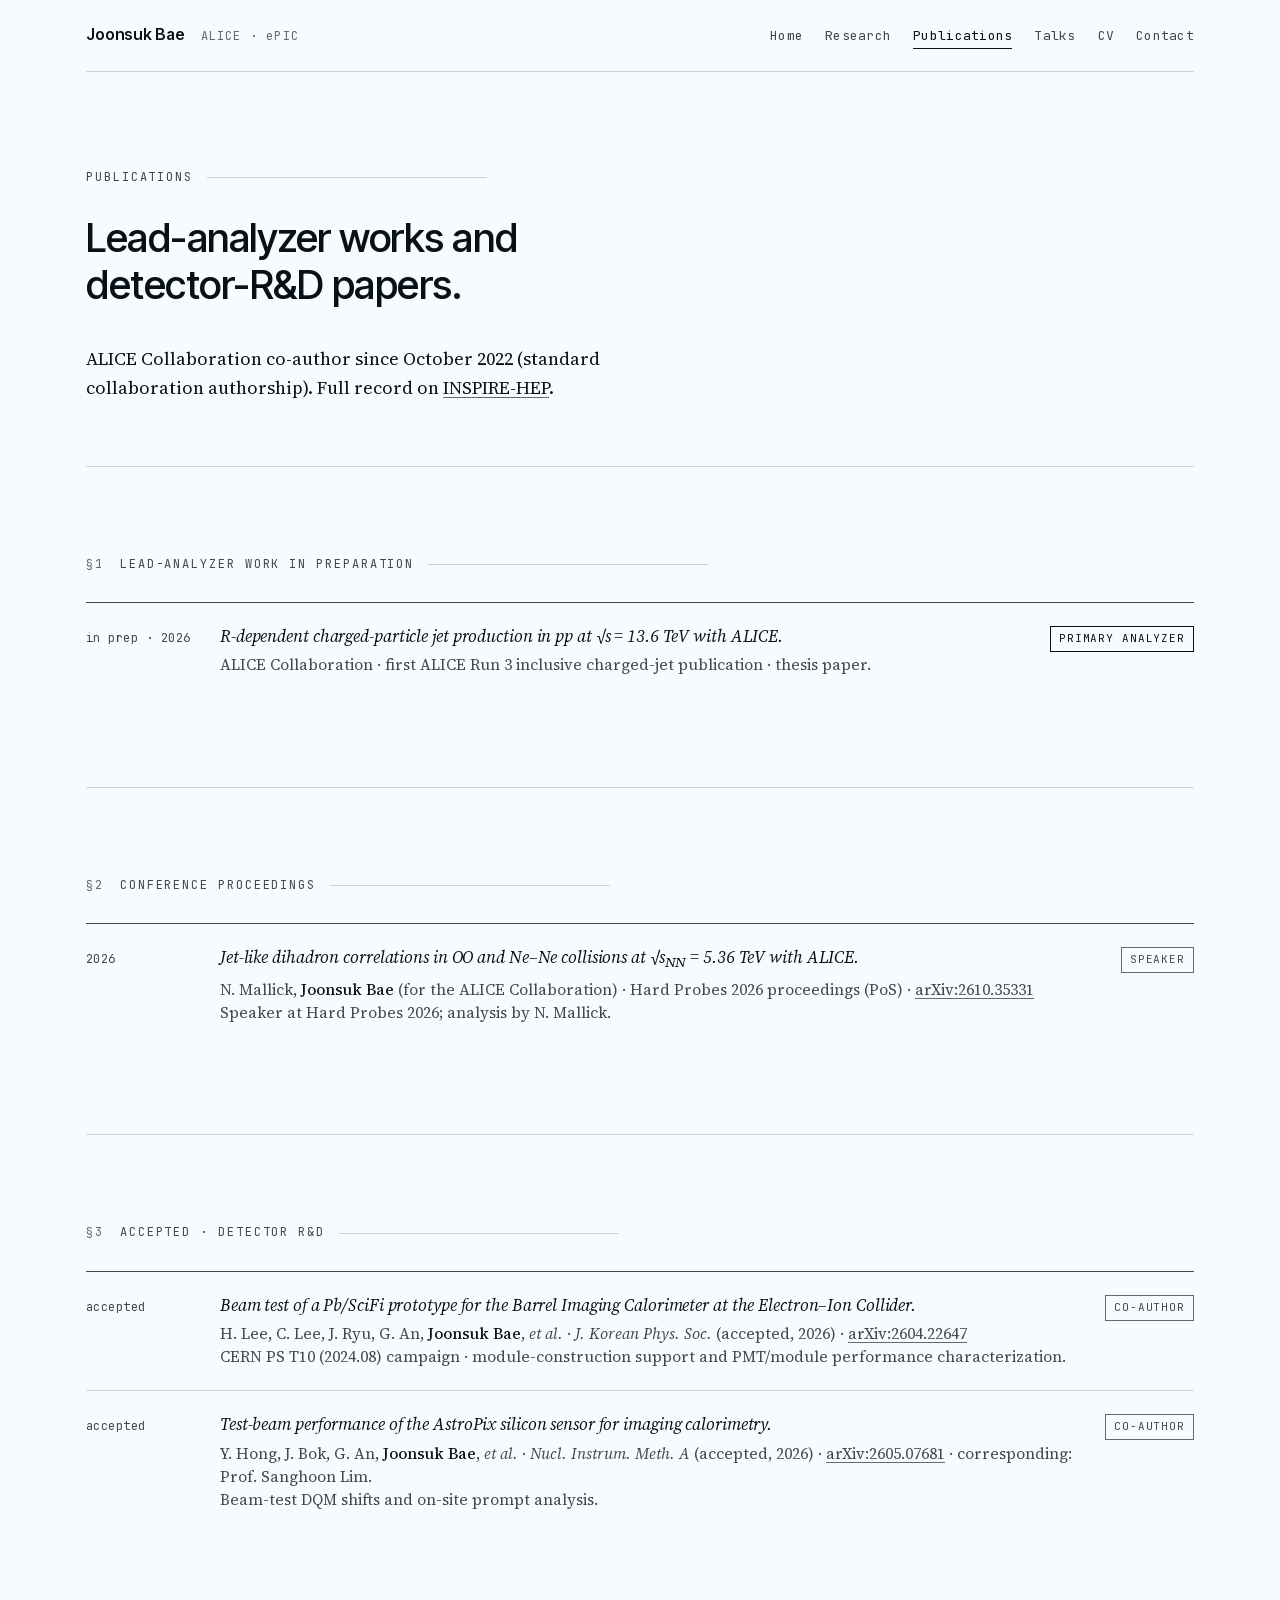
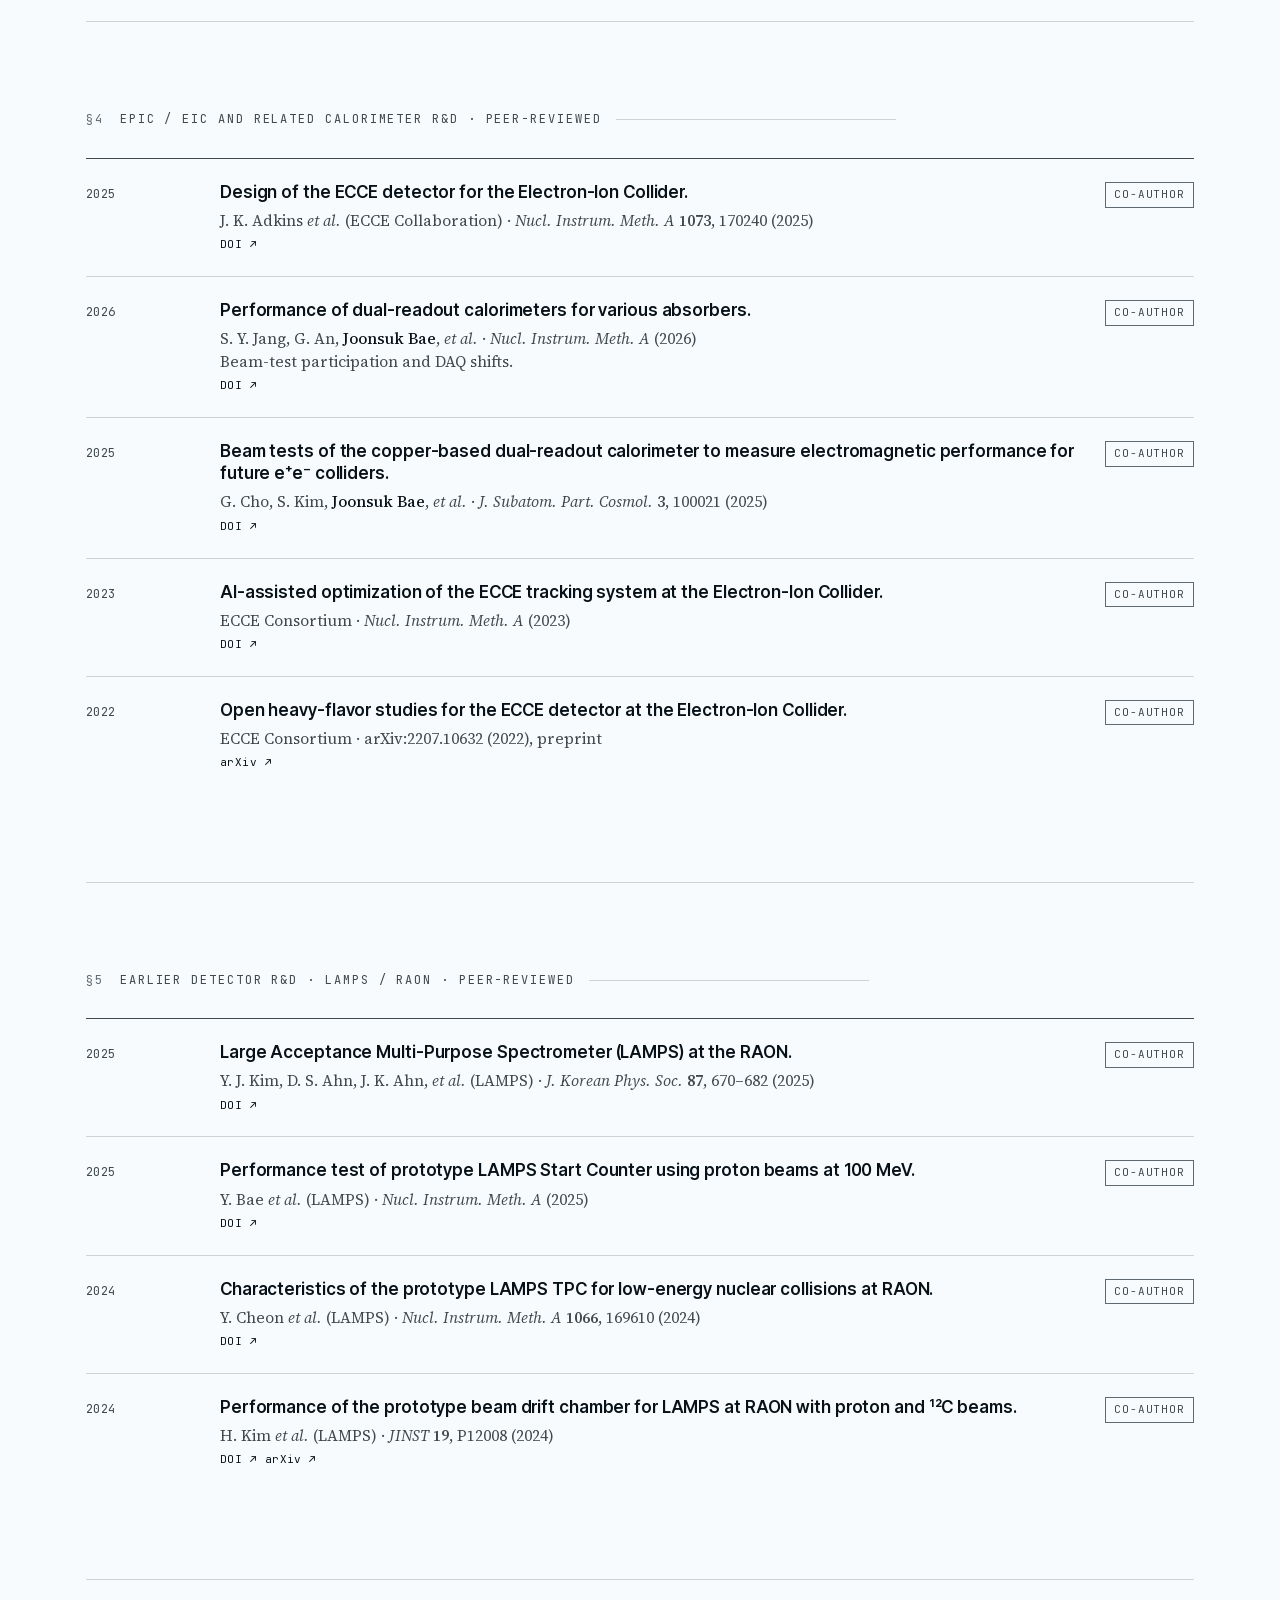
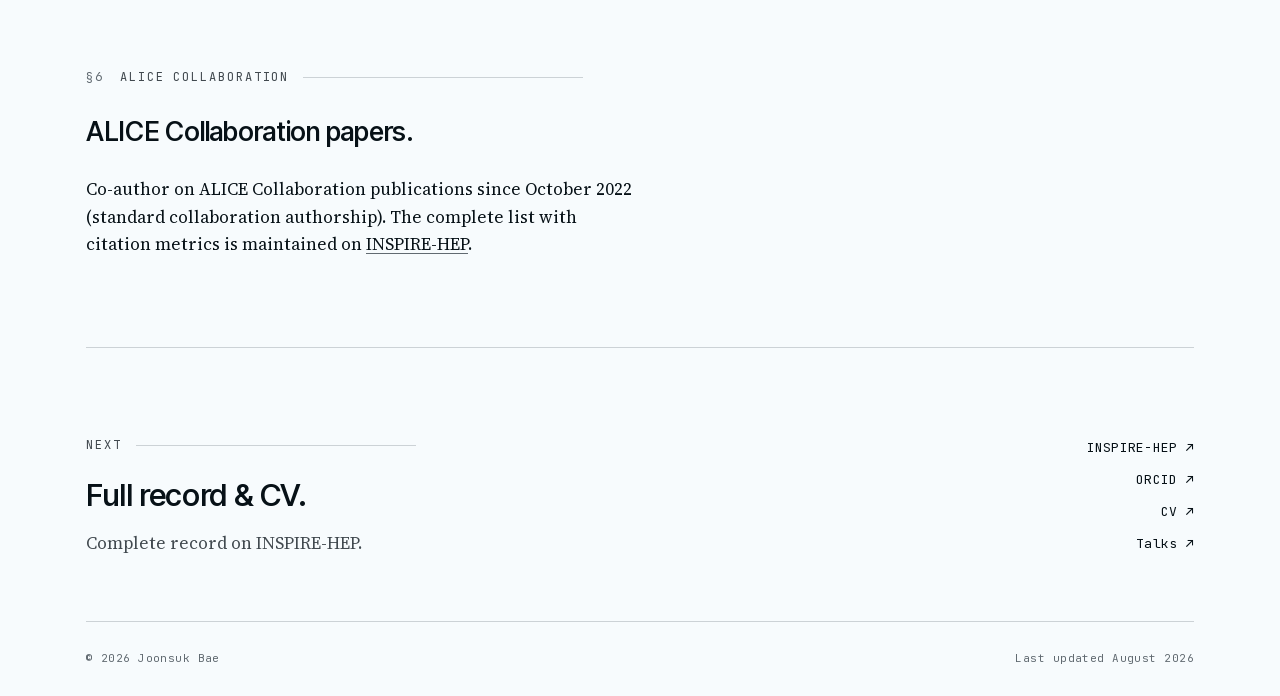
<file: publications/index.html>
<!doctype html>
<html lang="en">
<head>
  <meta charset="utf-8">
  <meta name="viewport" content="width=device-width, initial-scale=1">
  <title>Publications — Joonsuk Bae</title>
  <meta name="description" content="Lead-analyzer works and detector-R&amp;D papers by Joonsuk Bae (ALICE, ePIC, LAMPS). Full record on INSPIRE-HEP.">
  <meta name="robots" content="index, follow, max-image-preview:large, max-snippet:-1">
  <meta name="author" content="Joonsuk Bae">
  <link rel="canonical" href="https://joonsukbae.com/publications/">
  <meta property="og:title" content="Publications — Joonsuk Bae">
  <meta property="og:type" content="profile">
  <meta property="og:url" content="https://joonsukbae.com/publications/">
  <meta property="og:description" content="Lead-analyzer works and detector-R&amp;D papers by Joonsuk Bae (ALICE, ePIC, LAMPS). Full record on INSPIRE-HEP.">
  <meta property="og:site_name" content="Joonsuk Bae">
  <meta property="og:locale" content="en_US">
  <meta property="og:image" content="https://joonsukbae.com/assets/img/og-card.png">
  <meta property="og:image:width" content="1200">
  <meta property="og:image:height" content="630">
  <meta property="og:image:alt" content="Joonsuk Bae — R-dependent charged-particle jet cross-section ratios, ALICE Run 3, pp at 13.6 TeV">
  <meta name="twitter:card" content="summary_large_image">
  <meta name="twitter:title" content="Joonsuk Bae — ALICE Run 3 jets">
  <meta name="twitter:description" content="Primary analyzer of the first ALICE Run 3 charged-particle jet measurement. Postdoc available Jan–Mar 2027.">
  <meta name="twitter:image" content="https://joonsukbae.com/assets/img/og-card.png">
  <meta name="theme-color" content="#f7fbfd" media="(prefers-color-scheme: light)">
  <meta name="theme-color" content="#090e12" media="(prefers-color-scheme: dark)">
  <link rel="preload" href="../assets/fonts/InterTight.woff2" as="font" type="font/woff2" crossorigin>
  <link rel="preload" href="../assets/fonts/SourceSerif4.woff2" as="font" type="font/woff2" crossorigin>
  <link rel="preload" href="../assets/fonts/JetBrainsMono.woff2" as="font" type="font/woff2" crossorigin>
  <link rel="stylesheet" href="../assets/css/style.css">
  <link rel="icon" type="image/svg+xml" href="data:image/svg+xml,%3Csvg xmlns='http://www.w3.org/2000/svg' viewBox='0 0 32 32'%3E%3Crect width='32' height='32' fill='%23f7fbfd'/%3E%3Crect x='12' y='12' width='8' height='8' fill='%231a1f2a'/%3E%3C/svg%3E">
</head>
<body>
<a class="skip" href="#main">Skip to content</a>
<div class="page">

  <header class="topbar">
    <div class="topbar__left">
      <a class="topbar__name" href="../">Joonsuk Bae</a>
      <span class="topbar__aff">ALICE · ePIC</span>
    </div>
    <nav class="topbar__links" aria-label="Primary">
      <a href="../">Home</a>
      <a href="../research/">Research</a>
      <a href="./" aria-current="page">Publications</a>
      <a href="../talks/">Talks</a>
      <a href="../cv/">CV</a>
      <a href="../contact/">Contact</a>
    </nav>
  </header>

  <main id="main" tabindex="-1">

    <section class="hero" style="padding-bottom: 32px;">
      <div class="eyebrow">Publications</div>
      <h1 class="hero__h1">Lead-analyzer works and detector-R&amp;D papers.</h1>
      <p class="hero__sub">
        ALICE Collaboration co-author since October&nbsp;2022 (standard
        collaboration authorship). Full record on
        <a href="https://inspirehep.net/authors/2117232">INSPIRE-HEP</a>.
      </p>
    </section>

    <!-- Lead -->
    <section class="section">
      <h2 class="eyebrow"><span class="mark">§1</span> Lead-analyzer work in preparation</h2>
      <div class="listing">
        <div class="entry">
          <div class="entry__when">in prep · 2026</div>
          <div class="entry__main">
            <div class="entry__title"><em>R-dependent charged-particle jet production in pp at √<span class="var">s</span> = 13.6 TeV with ALICE.</em></div>
            <div class="entry__meta">ALICE Collaboration · first ALICE Run 3 inclusive charged-jet publication · thesis paper.</div>
          </div>
          <div class="entry__tags">
            <span class="tag tag--lead">Primary analyzer</span>
          </div>
        </div>
      </div>
    </section>

    <!-- Proceedings -->
    <section class="section">
      <h2 class="eyebrow"><span class="mark">§2</span> Conference proceedings</h2>
      <div class="listing">
        <div class="entry">
          <div class="entry__when">2026</div>
          <div class="entry__main">
            <div class="entry__title"><em>Jet-like dihadron correlations in OO and Ne–Ne collisions at √<span class="var">s</span><sub>NN</sub> = 5.36 TeV with ALICE.</em></div>
            <div class="entry__meta">
              N. Mallick, <span class="me">Joonsuk Bae</span> (for the ALICE Collaboration)
              · Hard Probes 2026 proceedings (PoS) · <a href="https://arxiv.org/abs/2610.35331">arXiv:2610.35331</a>
            </div>
            <div class="entry__meta">Speaker at Hard Probes 2026; analysis by N. Mallick.</div>
          </div>
          <div class="entry__tags">
            <span class="tag">Speaker</span>
          </div>
        </div>
      </div>
    </section>

    <!-- Submitted -->
    <section class="section">
      <h2 class="eyebrow"><span class="mark">§3</span> Accepted · detector R&amp;D</h2>
      <div class="listing">
        <div class="entry">
          <div class="entry__when">accepted</div>
          <div class="entry__main">
            <div class="entry__title"><em>Beam test of a Pb/SciFi prototype for the Barrel Imaging Calorimeter at the Electron–Ion Collider.</em></div>
            <div class="entry__meta">
              H. Lee, C. Lee, J. Ryu, G. An, <span class="me">Joonsuk Bae</span>, <em>et al.</em>
              · <em>J. Korean Phys. Soc.</em> (accepted, 2026) · <a href="https://arxiv.org/abs/2604.22647">arXiv:2604.22647</a>
            </div>
            <div class="entry__meta">CERN PS T10 (2024.08) campaign · module-construction support and PMT/module performance characterization.</div>
          </div>
          <div class="entry__tags">
            <span class="tag">Co-author</span>
          </div>
        </div>
        <div class="entry">
          <div class="entry__when">accepted</div>
          <div class="entry__main">
            <div class="entry__title"><em>Test-beam performance of the AstroPix silicon sensor for imaging calorimetry.</em></div>
            <div class="entry__meta">
              Y. Hong, J. Bok, G. An, <span class="me">Joonsuk Bae</span>, <em>et al.</em>
              · <em>Nucl. Instrum. Meth. A</em> (accepted, 2026) · <a href="https://arxiv.org/abs/2605.07681">arXiv:2605.07681</a> · corresponding: Prof. Sanghoon Lim.
            </div>
            <div class="entry__meta">Beam-test DQM shifts and on-site prompt analysis.</div>
          </div>
          <div class="entry__tags">
            <span class="tag">Co-author</span>
          </div>
        </div>
      </div>
    </section>

    <!-- Published — ePIC / EIC -->
    <section class="section">
      <h2 class="eyebrow"><span class="mark">§4</span> ePIC / EIC and related calorimeter R&amp;D · peer-reviewed</h2>
      <div class="listing">
        <div class="entry">
          <div class="entry__when">2025</div>
          <div class="entry__main">
            <div class="entry__title">Design of the ECCE detector for the Electron-Ion Collider.</div>
            <div class="entry__meta">
              J. K. Adkins <em>et al.</em> (ECCE Collaboration)
              · <em>Nucl. Instrum. Meth. A</em> <strong>1073</strong>, 170240 (2025)
            </div>
            <div class="entry__links">
              <a href="https://doi.org/10.1016/j.nima.2025.170240">DOI ↗</a>
            </div>
          </div>
          <div class="entry__tags">
            <span class="tag">Co-author</span>
          </div>
        </div>
        <div class="entry">
          <div class="entry__when">2026</div>
          <div class="entry__main">
            <div class="entry__title">Performance of dual-readout calorimeters for various absorbers.</div>
            <div class="entry__meta">
              S. Y. Jang, G. An, <span class="me">Joonsuk Bae</span>, <em>et al.</em>
              · <em>Nucl. Instrum. Meth. A</em> (2026)
            </div>
            <div class="entry__meta">Beam-test participation and DAQ shifts.</div>
            <div class="entry__links">
              <a href="https://doi.org/10.1016/j.nima.2026.171598">DOI ↗</a>
            </div>
          </div>
          <div class="entry__tags">
            <span class="tag">Co-author</span>
          </div>
        </div>
        <div class="entry">
          <div class="entry__when">2025</div>
          <div class="entry__main">
            <div class="entry__title">Beam tests of the copper-based dual-readout calorimeter to measure electromagnetic performance for future e⁺e⁻ colliders.</div>
            <div class="entry__meta">
              G. Cho, S. Kim, <span class="me">Joonsuk Bae</span>, <em>et al.</em>
              · <em>J. Subatom. Part. Cosmol.</em> <strong>3</strong>, 100021 (2025)
            </div>
            <div class="entry__links">
              <a href="https://doi.org/10.1016/j.jspc.2025.100021">DOI ↗</a>
            </div>
          </div>
          <div class="entry__tags">
            <span class="tag">Co-author</span>
          </div>
        </div>
        <div class="entry">
          <div class="entry__when">2023</div>
          <div class="entry__main">
            <div class="entry__title">AI-assisted optimization of the ECCE tracking system at the Electron-Ion Collider.</div>
            <div class="entry__meta">
              ECCE Consortium · <em>Nucl. Instrum. Meth. A</em> (2023)
            </div>
            <div class="entry__links">
              <a href="https://doi.org/10.1016/j.nima.2022.167748">DOI ↗</a>
            </div>
          </div>
          <div class="entry__tags">
            <span class="tag">Co-author</span>
          </div>
        </div>
        <div class="entry">
          <div class="entry__when">2022</div>
          <div class="entry__main">
            <div class="entry__title">Open heavy-flavor studies for the ECCE detector at the Electron-Ion Collider.</div>
            <div class="entry__meta">
              ECCE Consortium · arXiv:2207.10632 (2022), preprint
            </div>
            <div class="entry__links">
              <a href="https://arxiv.org/abs/2207.10632">arXiv ↗</a>
            </div>
          </div>
          <div class="entry__tags">
            <span class="tag">Co-author</span>
          </div>
        </div>
      </div>
    </section>

    <!-- Earlier (LAMPS / RAON) -->
    <section class="section">
      <h2 class="eyebrow"><span class="mark">§5</span> Earlier detector R&amp;D · LAMPS / RAON · peer-reviewed</h2>
      <div class="listing">
        <div class="entry">
          <div class="entry__when">2025</div>
          <div class="entry__main">
            <div class="entry__title">Large Acceptance Multi-Purpose Spectrometer (LAMPS) at the RAON.</div>
            <div class="entry__meta">
              Y. J. Kim, D. S. Ahn, J. K. Ahn, <em>et al.</em> (LAMPS)
              · <em>J. Korean Phys. Soc.</em> <strong>87</strong>, 670–682 (2025)
            </div>
            <div class="entry__links">
              <a href="https://doi.org/10.1007/s40042-024-01229-x">DOI ↗</a>
            </div>
          </div>
          <div class="entry__tags">
            <span class="tag">Co-author</span>
          </div>
        </div>
        <div class="entry">
          <div class="entry__when">2025</div>
          <div class="entry__main">
            <div class="entry__title">Performance test of prototype LAMPS Start Counter using proton beams at 100 MeV.</div>
            <div class="entry__meta">
              Y. Bae <em>et al.</em> (LAMPS) · <em>Nucl. Instrum. Meth. A</em> (2025)
            </div>
            <div class="entry__links">
              <a href="https://doi.org/10.1016/j.nima.2025.170827">DOI ↗</a>
            </div>
          </div>
          <div class="entry__tags">
            <span class="tag">Co-author</span>
          </div>
        </div>
        <div class="entry">
          <div class="entry__when">2024</div>
          <div class="entry__main">
            <div class="entry__title">Characteristics of the prototype LAMPS TPC for low-energy nuclear collisions at RAON.</div>
            <div class="entry__meta">
              Y. Cheon <em>et al.</em> (LAMPS) · <em>Nucl. Instrum. Meth. A</em> <strong>1066</strong>, 169610 (2024)
            </div>
            <div class="entry__links">
              <a href="https://doi.org/10.1016/j.nima.2024.169610">DOI ↗</a>
            </div>
          </div>
          <div class="entry__tags">
            <span class="tag">Co-author</span>
          </div>
        </div>
        <div class="entry">
          <div class="entry__when">2024</div>
          <div class="entry__main">
            <div class="entry__title">Performance of the prototype beam drift chamber for LAMPS at RAON with proton and ¹²C beams.</div>
            <div class="entry__meta">
              H. Kim <em>et al.</em> (LAMPS) · <em>JINST</em> <strong>19</strong>, P12008 (2024)
            </div>
            <div class="entry__links">
              <a href="https://doi.org/10.1088/1748-0221/19/12/P12008">DOI ↗</a>
              <a href="https://arxiv.org/abs/2412.08662">arXiv ↗</a>
            </div>
          </div>
          <div class="entry__tags">
            <span class="tag">Co-author</span>
          </div>
        </div>
      </div>
    </section>

    <!-- Collaboration -->
    <section class="section">
      <div class="eyebrow"><span class="mark">§6</span> ALICE Collaboration</div>
      <h2 class="section__h2">ALICE Collaboration papers.</h2>
      <div class="section__body">
        <p>Co-author on ALICE Collaboration publications since October&nbsp;2022
        (standard collaboration authorship). The complete list with citation
        metrics is maintained on
        <a href="https://inspirehep.net/authors/2117232">INSPIRE-HEP</a>.</p>
      </div>
    </section>

    <section class="contact">
      <div>
        <div class="eyebrow" style="margin-bottom: 22px;">Next</div>
        <h2 class="contact__h2">Full record &amp; CV.</h2>
        <p class="contact__sub">
          Complete record on INSPIRE-HEP.
        </p>
      </div>
      <div class="contact__cta">
        <a href="https://inspirehep.net/authors/2117232">INSPIRE-HEP ↗</a>
        <a href="https://orcid.org/0009-0008-4806-8019">ORCID ↗</a>
        <a href="../cv/">CV ↗</a>
        <a href="../talks/">Talks ↗</a>
      </div>
    </section>

  </main>

  <footer class="site-foot">
    <div>&copy; 2026 Joonsuk Bae</div>
    <div>Last updated August 2026</div>
  </footer>

</div>
<!-- Cloudflare Web Analytics -->
<script defer src="https://static.cloudflareinsights.com/beacon.min.js" data-cf-beacon='{"token": "a41907a581c04b09b77e31707e499f1d"}'></script>
</body>
</html>
</file>
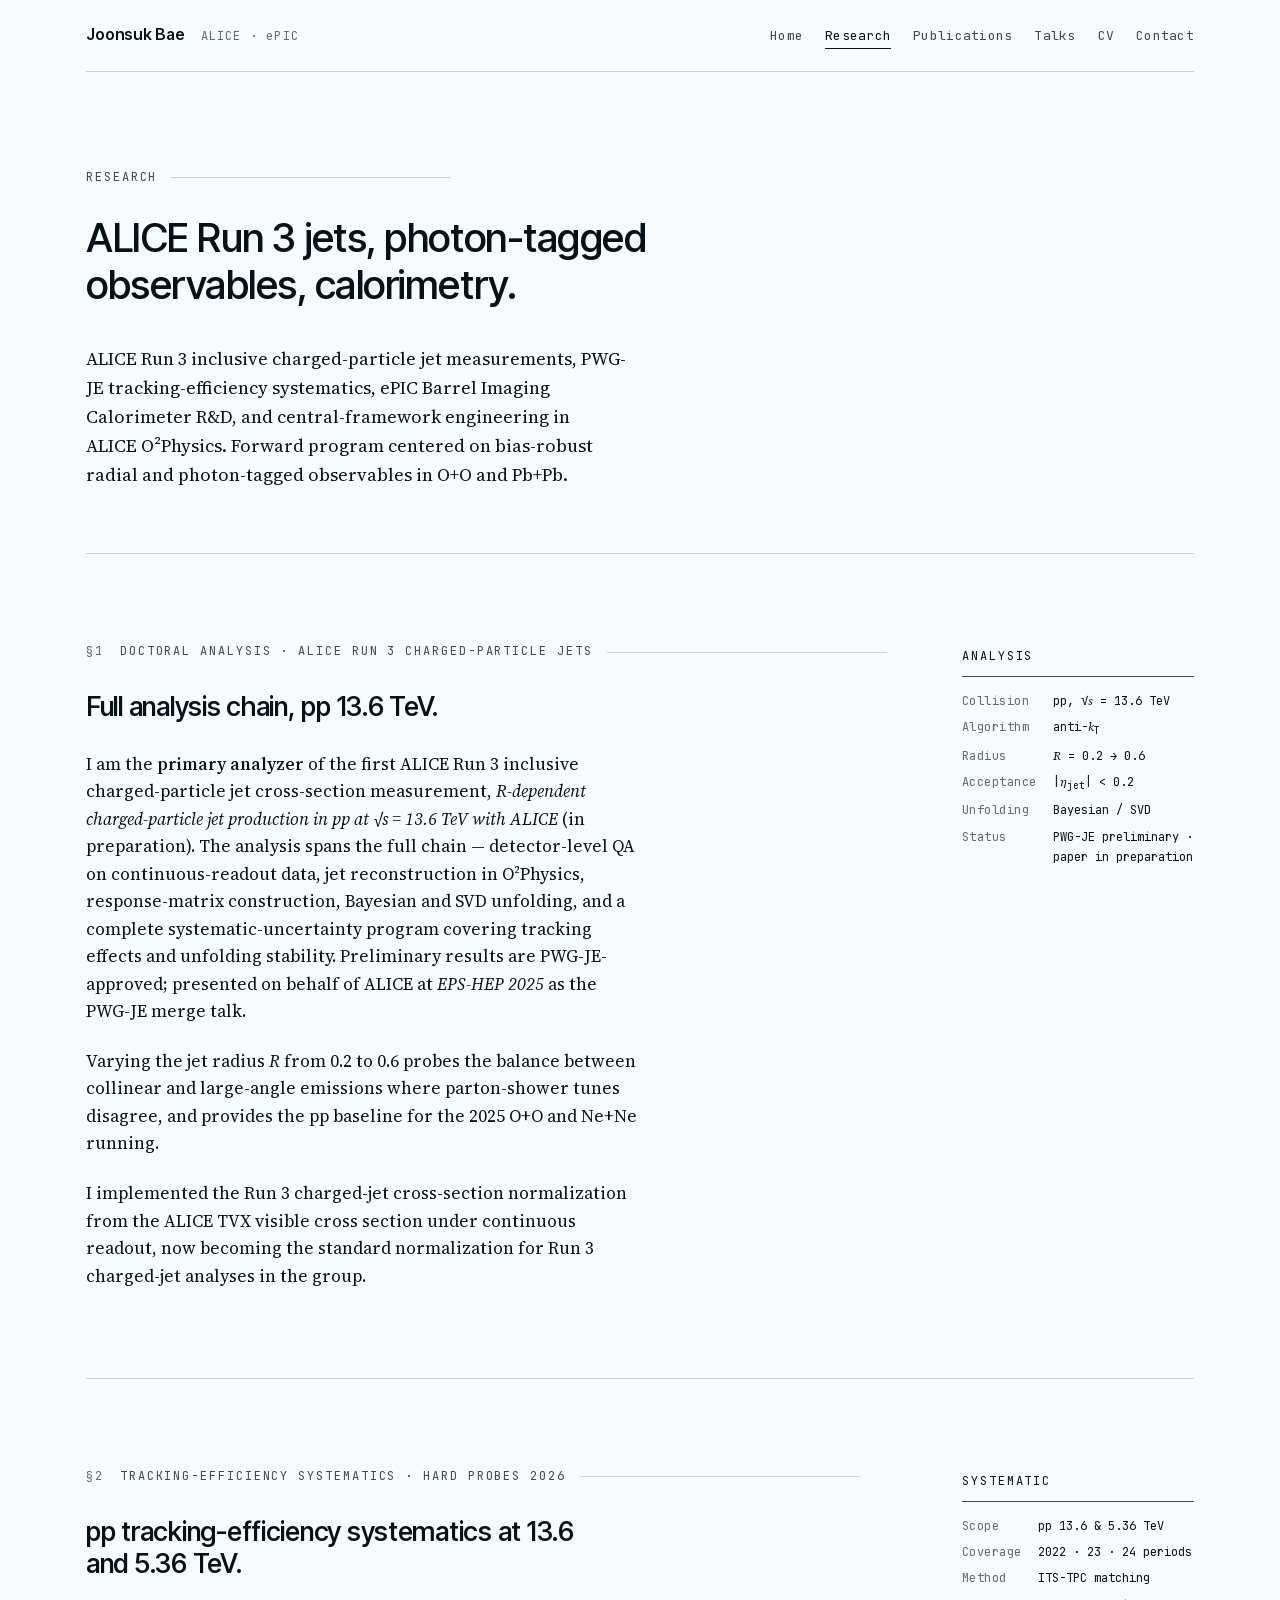
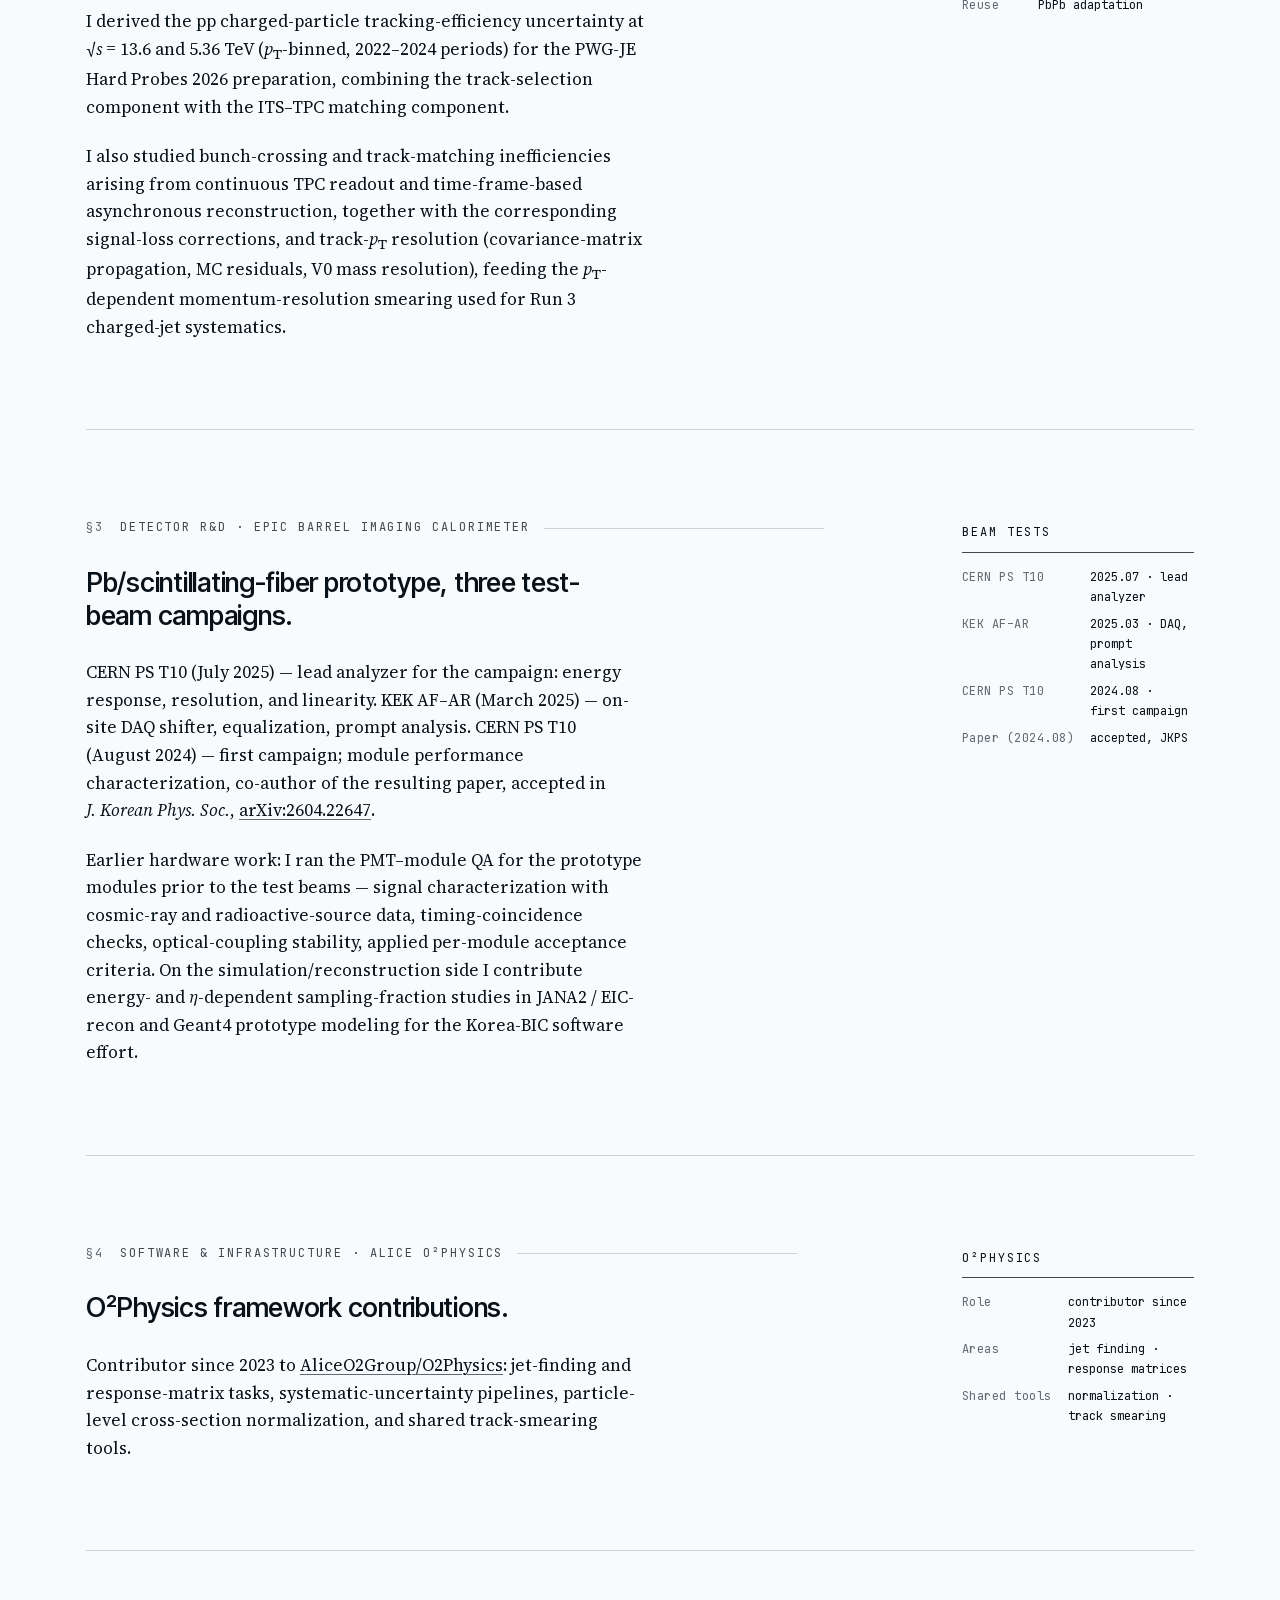
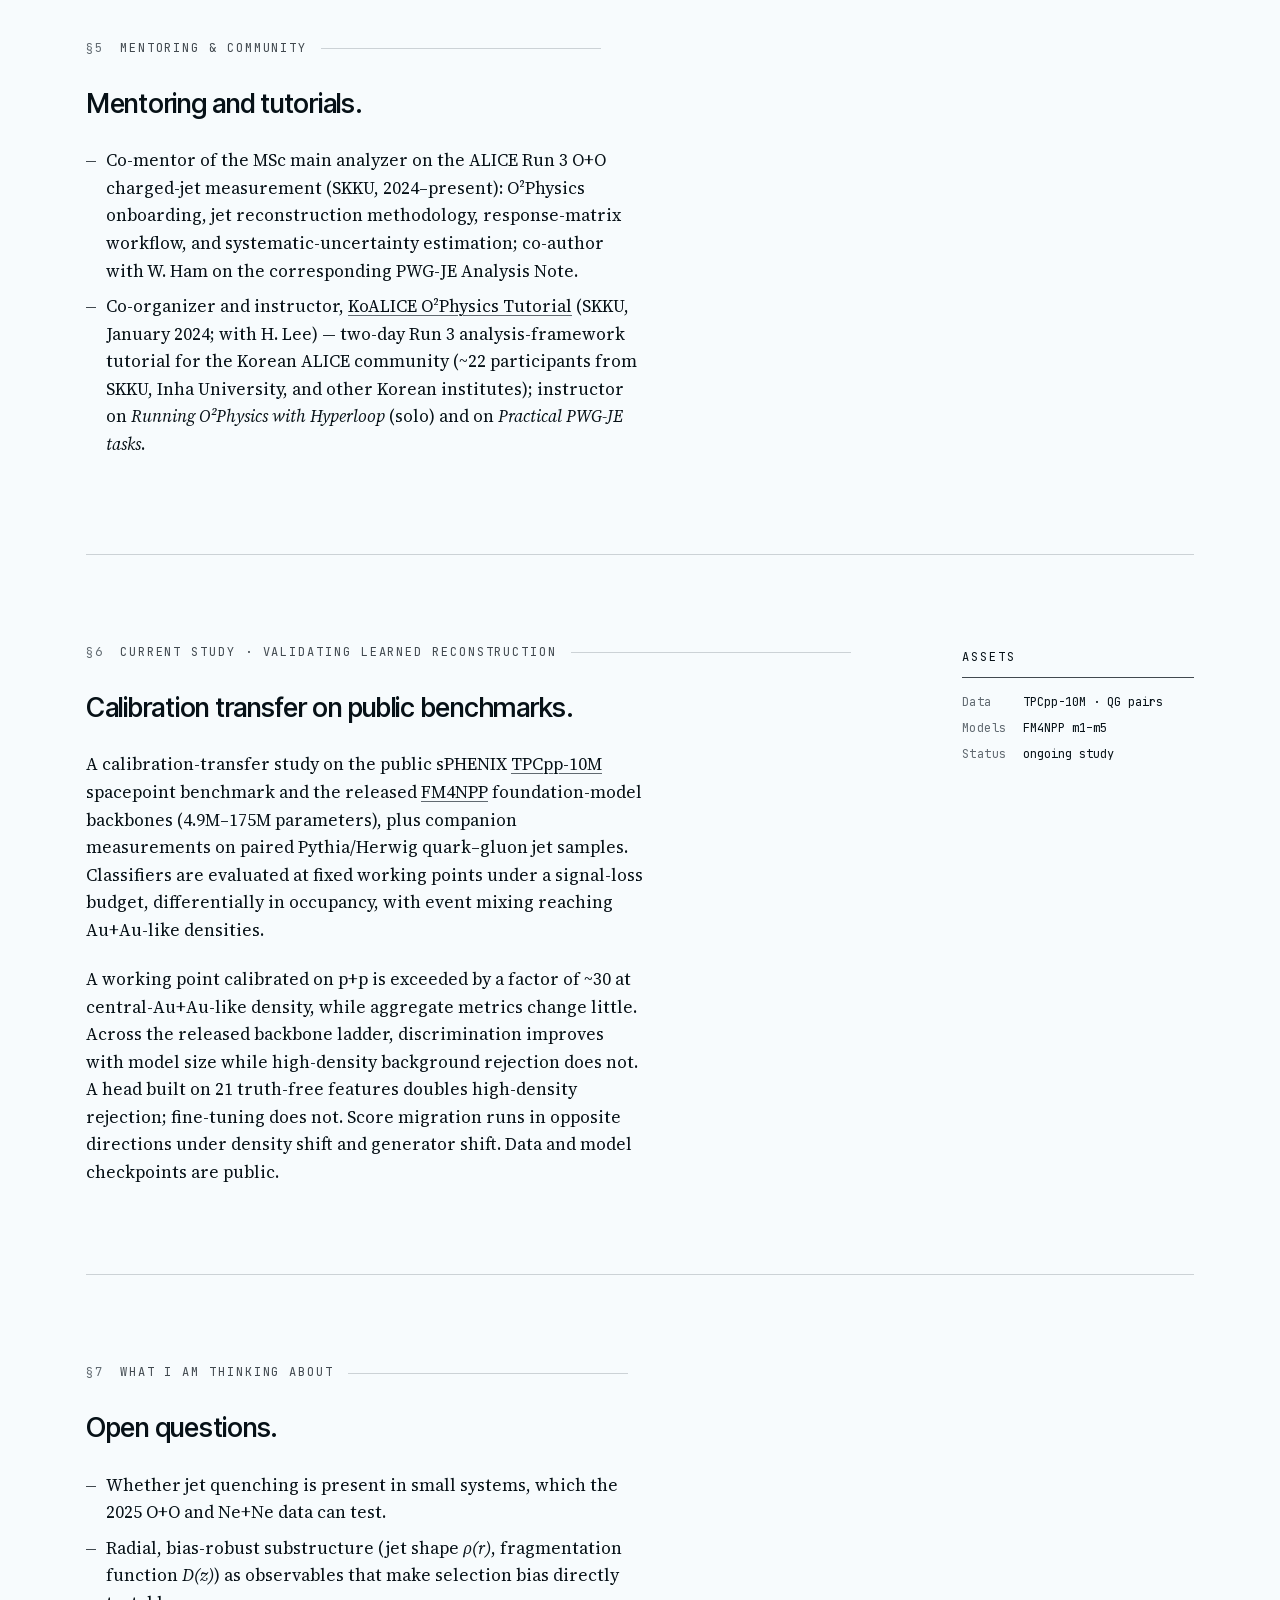
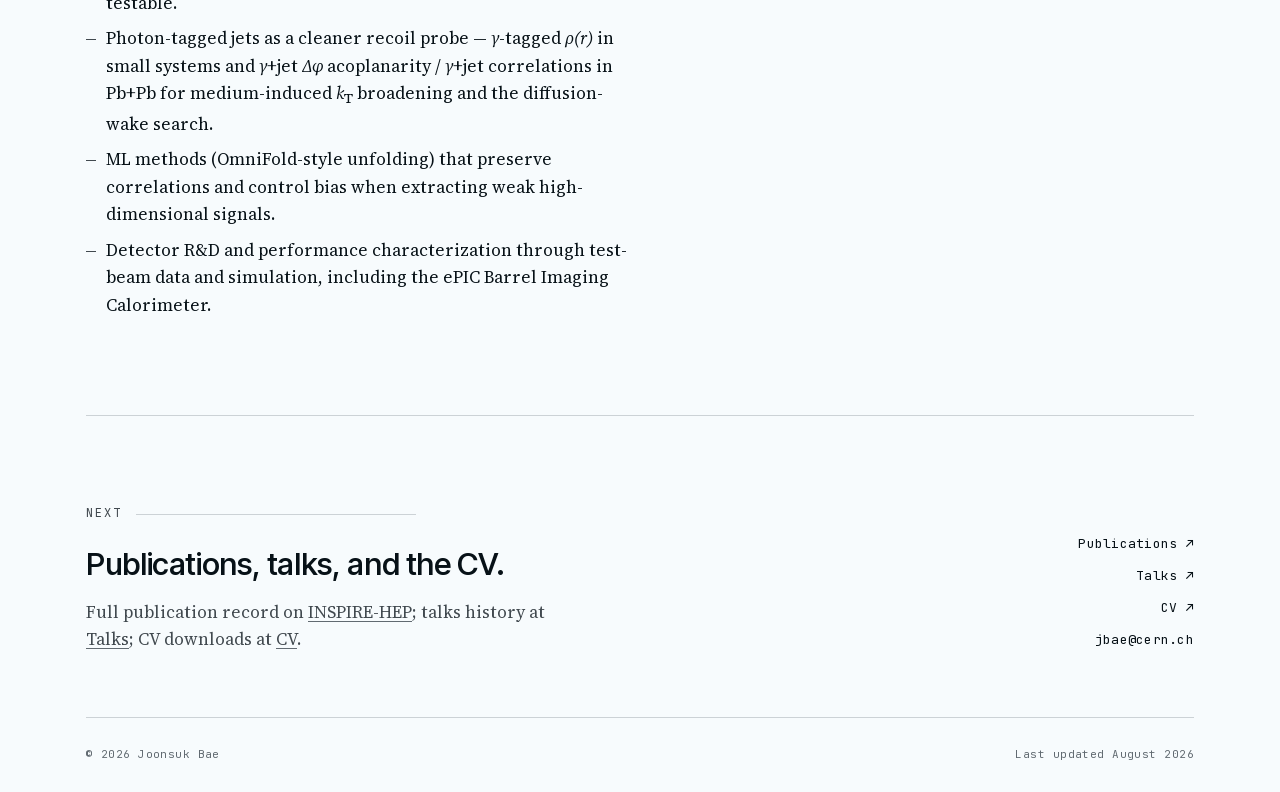
<file: research/index.html>
<!doctype html>
<html lang="en">
<head>
  <meta charset="utf-8">
  <meta name="viewport" content="width=device-width, initial-scale=1">
  <title>Research — Joonsuk Bae</title>
  <meta name="description" content="ALICE Run 3 charged-particle jet cross sections in pp at 13.6 TeV, PWG-JE tracking-efficiency systematics, and ePIC Barrel Imaging Calorimeter R&amp;D.">
  <link rel="canonical" href="https://joonsukbae.com/research/">
  <meta name="robots" content="index, follow, max-image-preview:large, max-snippet:-1">
  <meta name="author" content="Joonsuk Bae">
  <meta property="og:type" content="profile">
  <meta property="og:url" content="https://joonsukbae.com/research/">
  <meta property="og:title" content="Research — Joonsuk Bae">
  <meta property="og:description" content="ALICE Run 3 charged-particle jet cross sections in pp at 13.6 TeV, PWG-JE tracking-efficiency systematics, and ePIC Barrel Imaging Calorimeter R&amp;D.">
  <meta property="og:site_name" content="Joonsuk Bae">
  <meta property="og:locale" content="en_US">
  <meta property="og:image" content="https://joonsukbae.com/assets/img/og-card.png">
  <meta property="og:image:width" content="1200">
  <meta property="og:image:height" content="630">
  <meta property="og:image:alt" content="Joonsuk Bae — R-dependent charged-particle jet cross-section ratios, ALICE Run 3, pp at 13.6 TeV">
  <meta name="twitter:card" content="summary_large_image">
  <meta name="twitter:title" content="Joonsuk Bae — ALICE Run 3 jets">
  <meta name="twitter:description" content="Primary analyzer of the first ALICE Run 3 charged-particle jet measurement. Postdoc available Jan–Mar 2027.">
  <meta name="twitter:image" content="https://joonsukbae.com/assets/img/og-card.png">
  <meta name="theme-color" content="#f7fbfd" media="(prefers-color-scheme: light)">
  <meta name="theme-color" content="#090e12" media="(prefers-color-scheme: dark)">
  <link rel="preload" href="../assets/fonts/InterTight.woff2" as="font" type="font/woff2" crossorigin>
  <link rel="preload" href="../assets/fonts/SourceSerif4.woff2" as="font" type="font/woff2" crossorigin>
  <link rel="preload" href="../assets/fonts/JetBrainsMono.woff2" as="font" type="font/woff2" crossorigin>
  <link rel="stylesheet" href="../assets/css/style.css">
  <link rel="icon" type="image/svg+xml" href="data:image/svg+xml,%3Csvg xmlns='http://www.w3.org/2000/svg' viewBox='0 0 32 32'%3E%3Crect width='32' height='32' fill='%23f7fbfd'/%3E%3Crect x='12' y='12' width='8' height='8' fill='%231a1f2a'/%3E%3C/svg%3E">
</head>
<body>
<a class="skip" href="#main">Skip to content</a>
<div class="page">

  <header class="topbar">
    <div class="topbar__left">
      <a class="topbar__name" href="../">Joonsuk Bae</a>
      <span class="topbar__aff">ALICE · ePIC</span>
    </div>
    <nav class="topbar__links" aria-label="Primary">
      <a href="../">Home</a>
      <a href="./" aria-current="page">Research</a>
      <a href="../publications/">Publications</a>
      <a href="../talks/">Talks</a>
      <a href="../cv/">CV</a>
      <a href="../contact/">Contact</a>
    </nav>
  </header>

  <main id="main" tabindex="-1">

    <section class="hero" style="padding-bottom: 32px;">
      <div class="eyebrow">Research</div>
      <h1 class="hero__h1">ALICE Run 3 jets, photon-tagged observables, calorimetry.</h1>
      <p class="hero__sub">
        ALICE Run&nbsp;3 inclusive charged-particle jet measurements,
        PWG-JE tracking-efficiency systematics, ePIC Barrel Imaging
        Calorimeter R&amp;D, and central-framework engineering in
        ALICE&nbsp;O²Physics. Forward program centered on bias-robust
        radial and photon-tagged observables in O+O and Pb+Pb.
      </p>
    </section>

    <!-- §1 Doctoral analysis -->
    <section class="section section--with-meta">
      <div class="section__head">
        <div class="eyebrow"><span class="mark">§1</span> Doctoral analysis · ALICE Run 3 charged-particle jets</div>
        <h2 class="section__h2">Full analysis chain, pp 13.6 TeV.</h2>
      </div>
      <div class="section__body">
        <p>I am the <strong>primary analyzer</strong> of the first ALICE
        Run&nbsp;3 inclusive charged-particle jet cross-section measurement,
        <em>R-dependent charged-particle jet production in pp at
        √<span class="var">s</span>&nbsp;=&nbsp;13.6&nbsp;TeV with ALICE</em>
        (in preparation). The analysis spans the full chain — detector-level QA on continuous-readout
        data, jet reconstruction in O²Physics, response-matrix construction,
        Bayesian and SVD unfolding, and a complete systematic-uncertainty
        program covering tracking effects and unfolding stability. Preliminary
        results are PWG-JE-approved; presented on behalf of ALICE at
        <em>EPS-HEP 2025</em> as the PWG-JE merge talk.</p>

        <p>Varying the jet radius <span class="var">R</span> from 0.2 to 0.6
        probes the balance between collinear and large-angle emissions where
        parton-shower tunes disagree, and provides the pp baseline for the
        2025 O+O and Ne+Ne running.</p>

        <p>I implemented the Run&nbsp;3 charged-jet cross-section
        normalization from the ALICE TVX visible cross section under continuous
        readout, now becoming the standard normalization for Run&nbsp;3 charged-jet analyses
        in the group.</p>
      </div>
      <aside class="section__meta meta-block">
        <div class="meta-block__label">Analysis</div>
        <dl>
          <dt>Collision</dt><dd>pp, √<span class="var">s</span> = 13.6 TeV</dd>
          <dt>Algorithm</dt><dd>anti-<span class="var">k</span><sub>T</sub></dd>
          <dt>Radius</dt><dd><span class="var">R</span> = 0.2 → 0.6</dd>
          <dt>Acceptance</dt><dd>|<span class="var">η</span><sub>jet</sub>| &lt; 0.2</dd>
          <dt>Unfolding</dt><dd>Bayesian / SVD</dd>
          <dt>Status</dt><dd>PWG-JE preliminary · paper in preparation</dd>
        </dl>
      </aside>
    </section>

    <!-- §2 Tracking-efficiency for Hard Probes 2026 -->
    <section class="section section--with-meta">
      <div class="section__head">
        <div class="eyebrow"><span class="mark">§2</span> Tracking-efficiency systematics · Hard Probes 2026</div>
        <h2 class="section__h2">pp tracking-efficiency systematics at 13.6 and 5.36 TeV.</h2>
      </div>
      <div class="section__body">
        <p>I derived the pp charged-particle tracking-efficiency uncertainty
        at √<span class="var">s</span> = 13.6 and 5.36&nbsp;TeV
        (<span class="var">p</span><sub>T</sub>-binned, 2022–2024 periods)
        for the PWG-JE Hard Probes&nbsp;2026 preparation, combining the
        track-selection component with the ITS–TPC matching component.</p>

        <p>I also studied bunch-crossing and track-matching inefficiencies
        arising from continuous TPC readout and time-frame-based asynchronous
        reconstruction, together with the corresponding signal-loss
        corrections, and track-<span class="var">p</span><sub>T</sub>
        resolution (covariance-matrix propagation, MC residuals, V0 mass
        resolution), feeding the
        <span class="var">p</span><sub>T</sub>-dependent momentum-resolution
        smearing used for Run&nbsp;3 charged-jet systematics.</p>
      </div>
      <aside class="section__meta meta-block">
        <div class="meta-block__label">Systematic</div>
        <dl>
          <dt>Scope</dt><dd>pp 13.6 &amp; 5.36 TeV</dd>
          <dt>Coverage</dt><dd>2022 · 23 · 24 periods</dd>
          <dt>Method</dt><dd>ITS-TPC matching</dd>
          <dt>Reuse</dt><dd>PbPb adaptation</dd>
        </dl>
      </aside>
    </section>

    <!-- §3 ePIC BIC -->
    <section class="section section--with-meta" id="detector">
      <div class="section__head">
        <div class="eyebrow"><span class="mark">§3</span> Detector R&amp;D · ePIC Barrel Imaging Calorimeter</div>
        <h2 class="section__h2">Pb/scintillating-fiber prototype, three test-beam campaigns.</h2>
      </div>
      <div class="section__body">
        <p>CERN PS T10 (July 2025) — lead analyzer for the campaign: energy
        response, resolution, and linearity. KEK AF&ndash;AR (March 2025) —
        on-site DAQ shifter, equalization, prompt analysis. CERN PS T10
        (August 2024) — first campaign; module performance characterization,
        co-author of the resulting paper, accepted in
        <em>J.&nbsp;Korean Phys.&nbsp;Soc.</em>,
        <a href="https://arxiv.org/abs/2604.22647">arXiv:2604.22647</a>.</p>

        <p>Earlier hardware work: I ran the PMT–module QA for the prototype
        modules prior to the test beams —
        signal characterization with cosmic-ray and radioactive-source data,
        timing-coincidence checks, optical-coupling stability, applied
        per-module acceptance criteria. On the simulation/reconstruction side
        I contribute energy- and <span class="var">η</span>-dependent
        sampling-fraction studies in JANA2 / EIC-recon and Geant4 prototype
        modeling for the Korea-BIC software effort.</p>
      </div>
      <aside class="section__meta meta-block">
        <div class="meta-block__label">Beam tests</div>
        <dl>
          <dt>CERN PS T10</dt><dd>2025.07 · lead analyzer</dd>
          <dt>KEK AF&ndash;AR</dt><dd>2025.03 · DAQ, prompt analysis</dd>
          <dt>CERN PS T10</dt><dd>2024.08 · first campaign</dd>
          <dt>Paper (2024.08)</dt><dd>accepted, JKPS</dd>
        </dl>
      </aside>
    </section>

    <!-- §4 Software -->
    <section class="section section--with-meta" id="software">
      <div class="section__head">
        <div class="eyebrow"><span class="mark">§4</span> Software &amp; infrastructure · ALICE O²Physics</div>
        <h2 class="section__h2">O²Physics framework contributions.</h2>
      </div>
      <div class="section__body">
        <p>Contributor since 2023 to
        <a href="https://github.com/AliceO2Group/O2Physics">AliceO2Group/O2Physics</a>:
        jet-finding and response-matrix tasks, systematic-uncertainty pipelines,
        particle-level cross-section normalization, and shared track-smearing
        tools.</p>
      </div>
      <aside class="section__meta meta-block">
        <div class="meta-block__label">O²Physics</div>
        <dl>
          <dt>Role</dt><dd>contributor since 2023</dd>
          <dt>Areas</dt><dd>jet finding · response matrices</dd>
          <dt>Shared tools</dt><dd>normalization · track smearing</dd>
        </dl>
      </aside>
    </section>

    <!-- §5 Mentoring & community -->
    <section class="section">
      <div class="eyebrow"><span class="mark">§5</span> Mentoring &amp; community</div>
      <h2 class="section__h2">Mentoring and tutorials.</h2>
      <div class="section__body">
        <ul>
          <li>Co-mentor of the MSc main analyzer on the
          ALICE Run&nbsp;3 O+O charged-jet measurement (SKKU, 2024–present):
          O²Physics onboarding, jet reconstruction methodology,
          response-matrix workflow, and systematic-uncertainty estimation;
          co-author with W.&nbsp;Ham on the corresponding PWG-JE Analysis Note.</li>
          <li>Co-organizer and instructor,
          <a href="https://indico.cern.ch/event/1361235/">KoALICE O²Physics
          Tutorial</a> (SKKU, January 2024; with H.&nbsp;Lee) — two-day Run&nbsp;3
          analysis-framework tutorial for the Korean ALICE community (~22
          participants from SKKU, Inha University, and other Korean institutes);
          instructor on <em>Running O²Physics with Hyperloop</em> (solo) and on
          <em>Practical PWG-JE tasks</em>.</li>
        </ul>
      </div>
    </section>

    <!-- §6 Current study -->
    <section class="section section--with-meta" id="ml">
      <div class="section__head">
        <div class="eyebrow"><span class="mark">§6</span> Current study · Validating learned reconstruction</div>
        <h2 class="section__h2">Calibration transfer on public benchmarks.</h2>
      </div>
      <div class="section__body">
        <p>A calibration-transfer study on the public sPHENIX
        <a href="https://doi.org/10.5281/zenodo.16970029">TPCpp-10M</a>
        spacepoint benchmark and the released
        <a href="https://github.com/FM4NPP/PP_collision">FM4NPP</a>
        foundation-model backbones (4.9M&ndash;175M parameters), plus companion
        measurements on paired Pythia/Herwig quark&ndash;gluon jet samples.
        Classifiers are evaluated at fixed working points under a signal-loss
        budget, differentially in occupancy, with event mixing reaching
        Au+Au-like densities.</p>
        <p>A working point calibrated on p+p is exceeded by a factor of ~30 at
        central-Au+Au-like density, while aggregate metrics change little.
        Across the released backbone ladder, discrimination improves with model
        size while high-density background rejection does not. A head built on
        21 truth-free features doubles high-density rejection; fine-tuning does
        not. Score migration runs in opposite directions under density shift and
        generator shift. Data and model checkpoints are public.</p>
      </div>
      <aside class="section__meta meta-block">
        <div class="meta-block__label">Assets</div>
        <dl>
          <dt>Data</dt><dd>TPCpp-10M · QG pairs</dd>
          <dt>Models</dt><dd>FM4NPP m1&ndash;m5</dd>
          <dt>Status</dt><dd>ongoing study</dd>
        </dl>
      </aside>
    </section>

    <!-- §7 Interests -->
    <section class="section">
      <div class="eyebrow"><span class="mark">§7</span> What I am thinking about</div>
      <h2 class="section__h2">Open questions.</h2>
      <div class="section__body">
        <ul>
          <li>Whether jet quenching is present in small systems, which the
          2025 O+O and Ne+Ne data can test.</li>
          <li>Radial, bias-robust substructure (jet shape
          <span class="var">ρ(r)</span>, fragmentation function
          <span class="var">D(z)</span>) as observables that make selection
          bias directly testable.</li>
          <li>Photon-tagged jets as a cleaner recoil probe —
          <span class="var">γ</span>-tagged <span class="var">ρ(r)</span> in
          small systems and <span class="var">γ</span>+jet
          <span class="var">Δφ</span> acoplanarity /
          <span class="var">γ</span>+jet correlations in Pb+Pb for
          medium-induced <span class="var">k</span><sub>T</sub> broadening
          and the diffusion-wake search.</li>
          <li>ML methods (OmniFold-style unfolding) that preserve correlations
          and control bias when extracting weak high-dimensional signals.</li>
          <li>Detector R&amp;D and performance characterization through
          test-beam data and simulation, including the ePIC Barrel Imaging
          Calorimeter.</li>
        </ul>
      </div>
    </section>

    <section class="contact">
      <div>
        <div class="eyebrow" style="margin-bottom: 22px;">Next</div>
        <h2 class="contact__h2">Publications, talks, and the CV.</h2>
        <p class="contact__sub">
          Full publication record on
          <a href="https://inspirehep.net/authors/2117232">INSPIRE-HEP</a>;
          talks history at <a href="../talks/">Talks</a>; CV downloads at
          <a href="../cv/">CV</a>.
        </p>
      </div>
      <div class="contact__cta">
        <a href="../publications/">Publications ↗</a>
        <a href="../talks/">Talks ↗</a>
        <a href="../cv/">CV ↗</a>
        <a href="mailto:jbae@cern.ch">jbae@cern.ch</a>
      </div>
    </section>

  </main>

  <footer class="site-foot">
    <div>&copy; 2026 Joonsuk Bae</div>
    <div>Last updated August 2026</div>
  </footer>

</div>
<!-- Cloudflare Web Analytics -->
<script defer src="https://static.cloudflareinsights.com/beacon.min.js" data-cf-beacon='{"token": "a41907a581c04b09b77e31707e499f1d"}'></script>
</body>
</html>
</file>
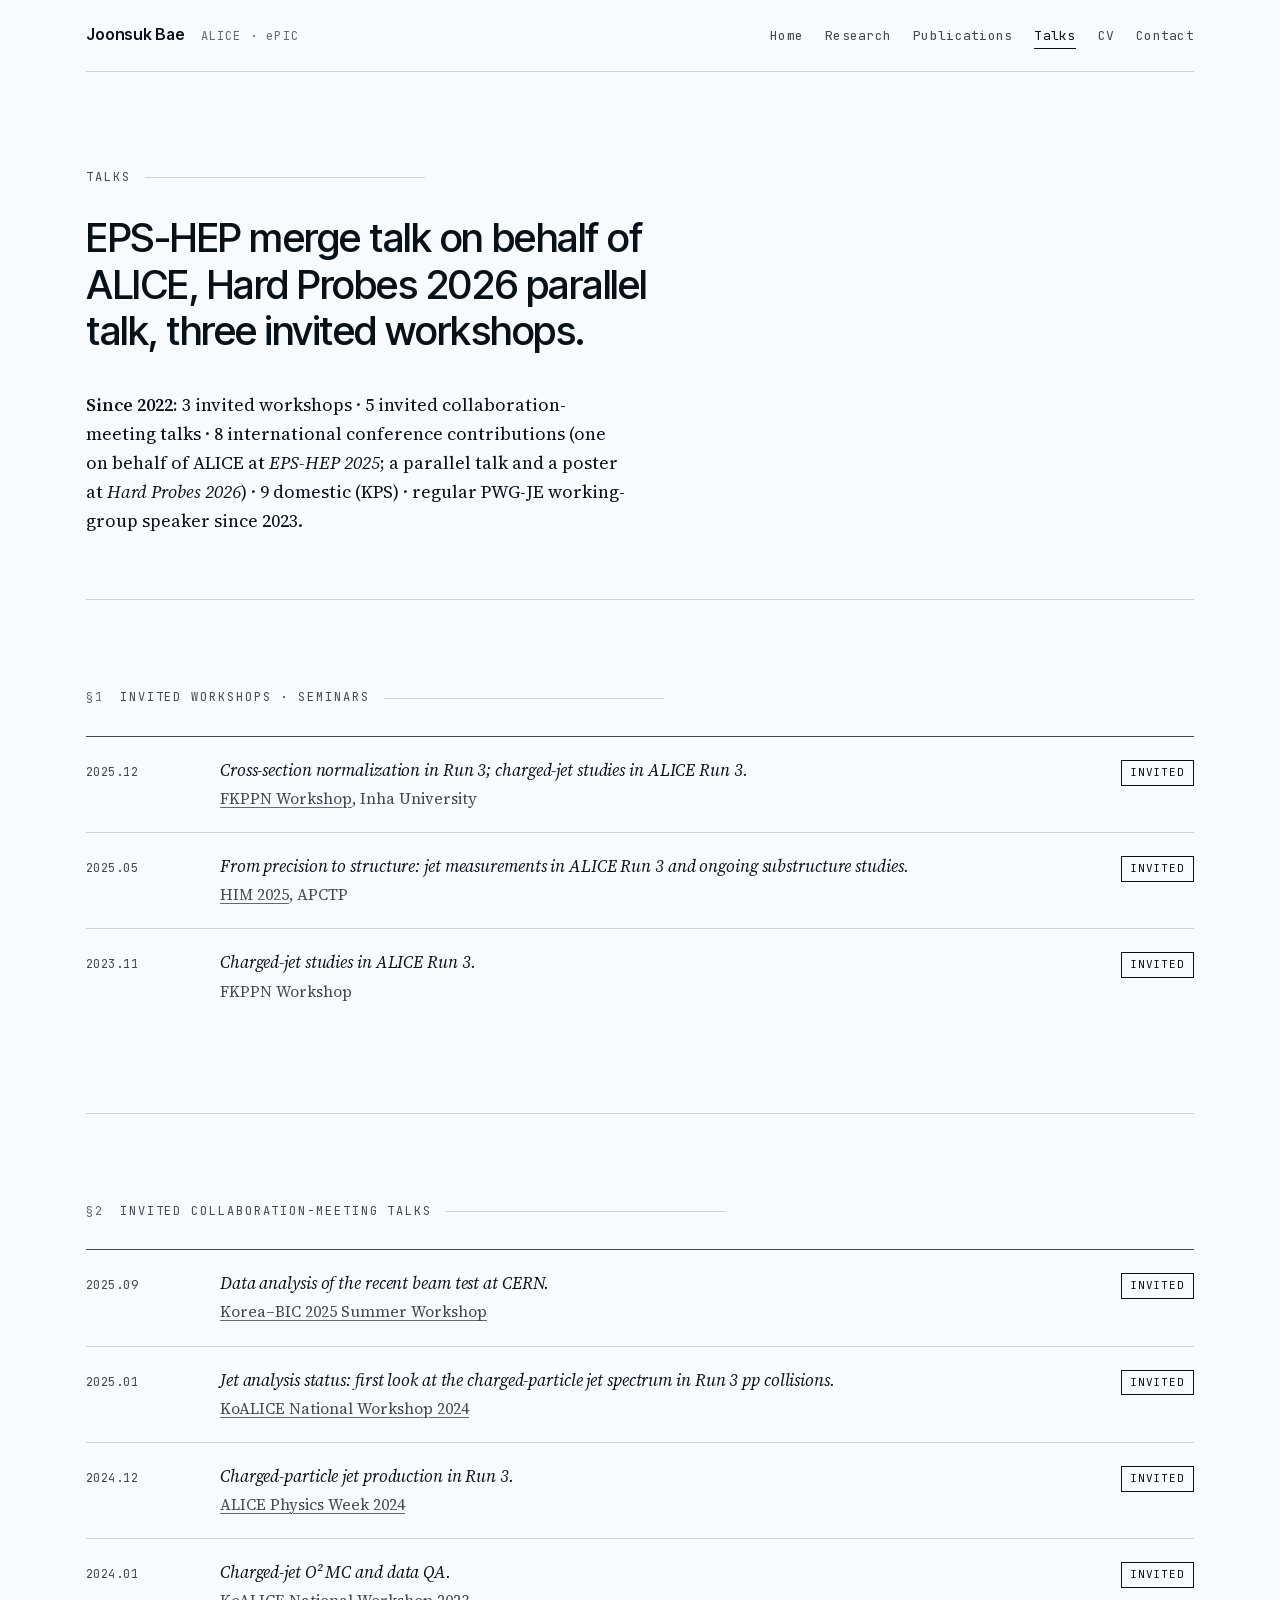
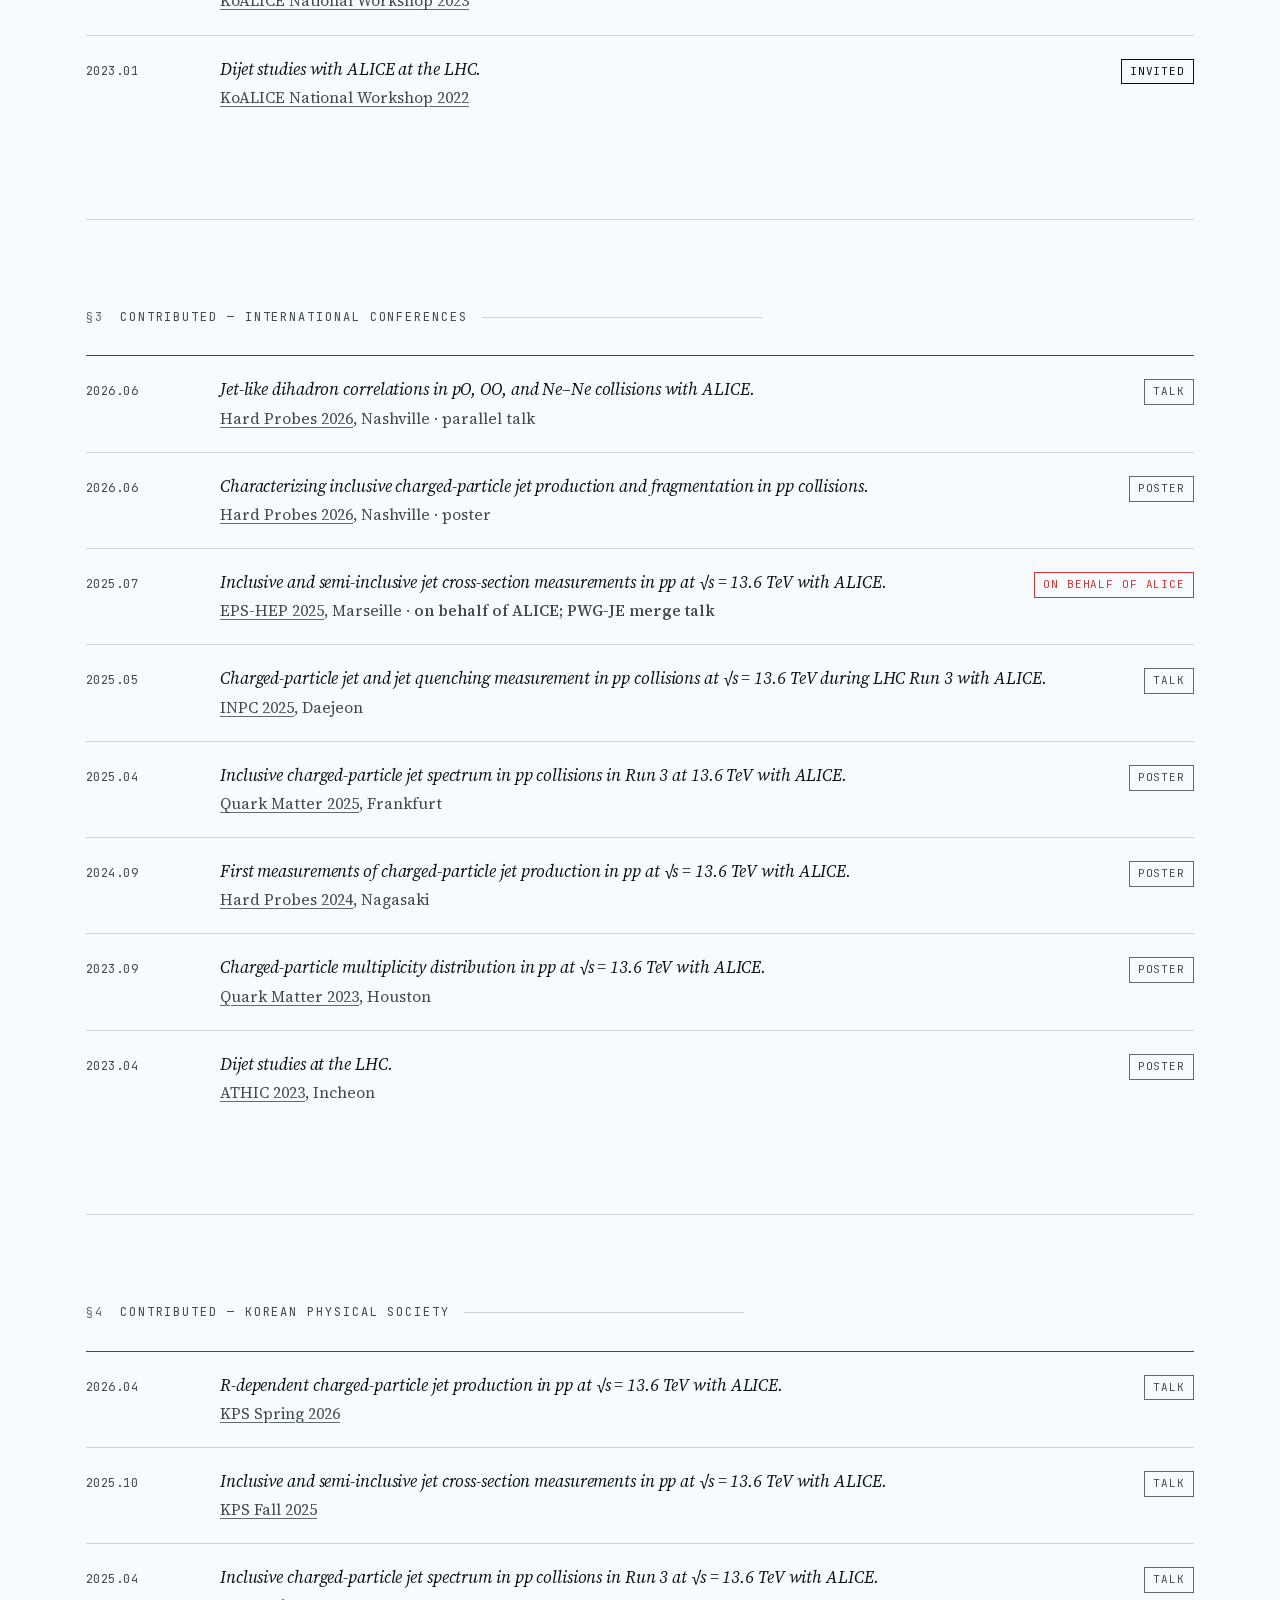
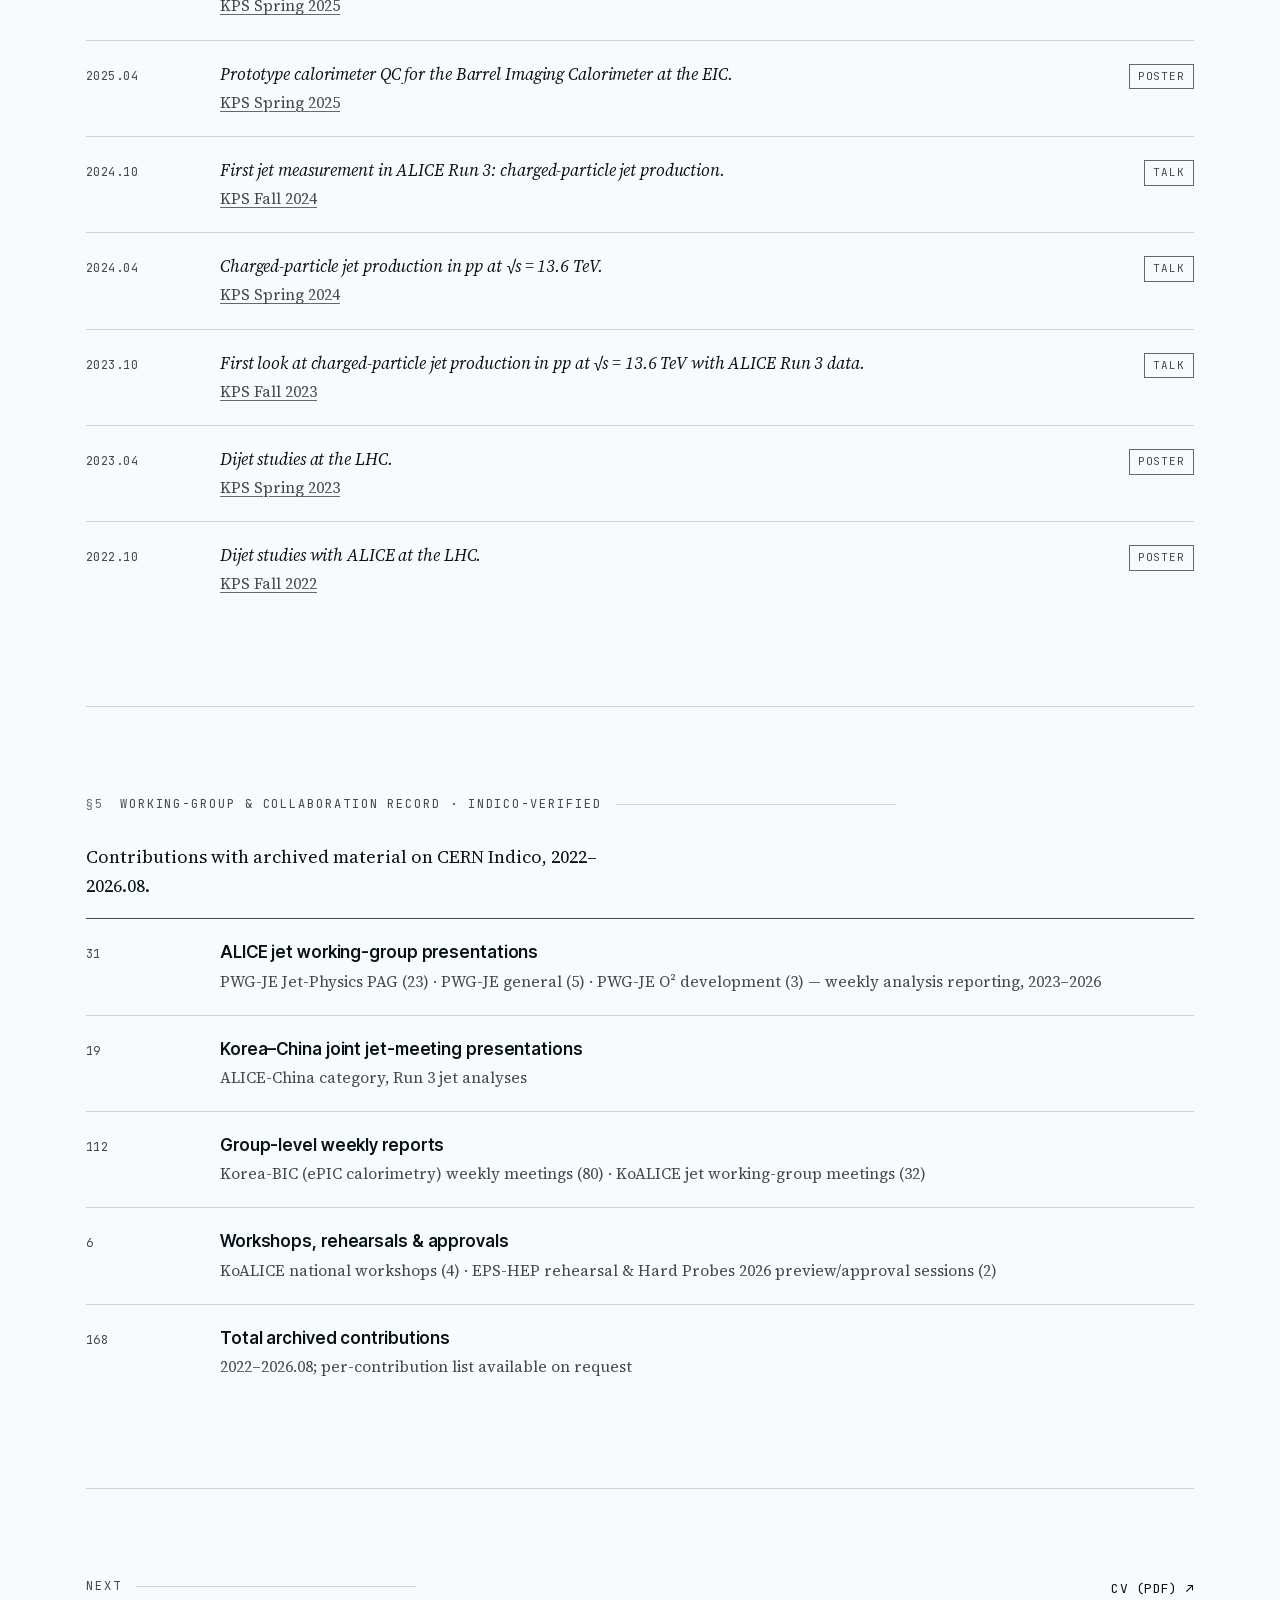
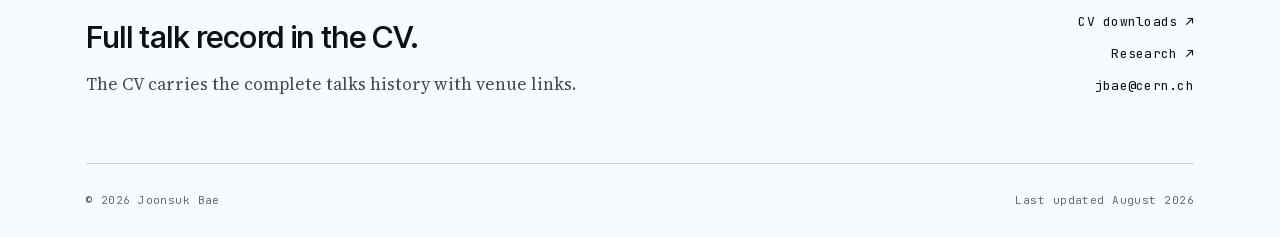
<file: talks/index.html>
<!doctype html>
<html lang="en">
<head>
  <meta charset="utf-8">
  <meta name="viewport" content="width=device-width, initial-scale=1">
  <title>Talks — Joonsuk Bae</title>
  <meta name="description" content="Invited and contributed talks by Joonsuk Bae (SKKU, ALICE): Run 3 charged-jet measurements in pp at 13.6 TeV, including EPS-HEP 2025 on behalf of ALICE.">
  <meta name="robots" content="index, follow, max-image-preview:large, max-snippet:-1">
  <meta name="author" content="Joonsuk Bae">
  <link rel="canonical" href="https://joonsukbae.com/talks/">
  <meta property="og:type" content="profile">
  <meta property="og:title" content="Talks — Joonsuk Bae">
  <meta property="og:url" content="https://joonsukbae.com/talks/">
  <meta property="og:description" content="Invited and contributed talks by Joonsuk Bae (SKKU, ALICE): Run 3 charged-jet measurements in pp at 13.6 TeV, including EPS-HEP 2025 on behalf of ALICE.">
  <meta property="og:site_name" content="Joonsuk Bae">
  <meta property="og:locale" content="en_US">
  <meta property="og:image" content="https://joonsukbae.com/assets/img/og-card.png">
  <meta property="og:image:width" content="1200">
  <meta property="og:image:height" content="630">
  <meta property="og:image:alt" content="Joonsuk Bae — R-dependent charged-particle jet cross-section ratios, ALICE Run 3, pp at 13.6 TeV">
  <meta name="twitter:card" content="summary_large_image">
  <meta name="twitter:title" content="Joonsuk Bae — ALICE Run 3 jets">
  <meta name="twitter:description" content="Primary analyzer of the first ALICE Run 3 charged-particle jet measurement. Postdoc available Jan–Mar 2027.">
  <meta name="twitter:image" content="https://joonsukbae.com/assets/img/og-card.png">
  <meta name="theme-color" content="#f7fbfd" media="(prefers-color-scheme: light)">
  <meta name="theme-color" content="#070c10" media="(prefers-color-scheme: dark)">
  <link rel="preload" href="../assets/fonts/InterTight.woff2" as="font" type="font/woff2" crossorigin>
  <link rel="preload" href="../assets/fonts/SourceSerif4.woff2" as="font" type="font/woff2" crossorigin>
  <link rel="preload" href="../assets/fonts/JetBrainsMono.woff2" as="font" type="font/woff2" crossorigin>
  <link rel="stylesheet" href="../assets/css/style.css">
  <link rel="icon" type="image/svg+xml" href="data:image/svg+xml,%3Csvg xmlns='http://www.w3.org/2000/svg' viewBox='0 0 32 32'%3E%3Crect width='32' height='32' fill='%23f7fbfd'/%3E%3Crect x='12' y='12' width='8' height='8' fill='%231a1f2a'/%3E%3C/svg%3E">
</head>
<body>
<a class="skip" href="#main">Skip to content</a>
<div class="page">

  <header class="topbar">
    <div class="topbar__left">
      <a class="topbar__name" href="../">Joonsuk Bae</a>
      <span class="topbar__aff">ALICE · ePIC</span>
    </div>
    <nav class="topbar__links" aria-label="Primary">
      <a href="../">Home</a>
      <a href="../research/">Research</a>
      <a href="../publications/">Publications</a>
      <a href="./" aria-current="page">Talks</a>
      <a href="../cv/">CV</a>
      <a href="../contact/">Contact</a>
    </nav>
  </header>

  <main id="main" tabindex="-1">

    <section class="hero" style="padding-bottom: 32px;">
      <div class="eyebrow">Talks</div>
      <h1 class="hero__h1">EPS-HEP merge talk on behalf of ALICE, Hard Probes 2026 parallel talk, three invited workshops.</h1>
      <p class="hero__sub">
        <strong>Since 2022:</strong> 3 invited workshops · 5 invited
        collaboration-meeting talks · 8 international conference
        contributions (one on behalf of ALICE at <em>EPS-HEP 2025</em>;
        a parallel talk and a poster at <em>Hard Probes 2026</em>) ·
        9 domestic (KPS) · regular PWG-JE working-group speaker since 2023.
      </p>
    </section>

    <!-- Invited workshops -->
    <section class="section">
      <h2 class="eyebrow"><span class="mark">§1</span> Invited workshops · seminars</h2>
      <div class="listing">
        <div class="entry">
          <div class="entry__when">2025.12</div>
          <div class="entry__main">
            <div class="entry__title"><em>Cross-section normalization in Run 3; charged-jet studies in ALICE Run 3.</em></div>
            <div class="entry__meta">
              <a href="https://n-ext.inha.ac.kr/event/896/">FKPPN Workshop</a>, Inha University
            </div>
          </div>
          <div class="entry__tags">
            <span class="tag tag--lead">Invited</span>
          </div>
        </div>
        <div class="entry">
          <div class="entry__when">2025.05</div>
          <div class="entry__main">
            <div class="entry__title"><em>From precision to structure: jet measurements in ALICE Run 3 and ongoing substructure studies.</em></div>
            <div class="entry__meta">
              <a href="https://www.apctp.org/theme/d/html/activities/activities01_read.php?id=2276">HIM 2025</a>, APCTP
            </div>
          </div>
          <div class="entry__tags">
            <span class="tag tag--lead">Invited</span>
          </div>
        </div>
        <div class="entry">
          <div class="entry__when">2023.11</div>
          <div class="entry__main">
            <div class="entry__title"><em>Charged-jet studies in ALICE Run 3.</em></div>
            <div class="entry__meta">FKPPN Workshop</div>
          </div>
          <div class="entry__tags">
            <span class="tag tag--lead">Invited</span>
          </div>
        </div>
      </div>
    </section>

    <!-- Collaboration-meeting -->
    <section class="section">
      <h2 class="eyebrow"><span class="mark">§2</span> Invited collaboration-meeting talks</h2>
      <div class="listing">
        <div class="entry">
          <div class="entry__when">2025.09</div>
          <div class="entry__main">
            <div class="entry__title"><em>Data analysis of the recent beam test at CERN.</em></div>
            <div class="entry__meta">
              <a href="https://indico.cern.ch/event/1558889/contributions/6681263/">Korea–BIC 2025 Summer Workshop</a>
            </div>
          </div>
          <div class="entry__tags">
            <span class="tag tag--lead">Invited</span>
          </div>
        </div>
        <div class="entry">
          <div class="entry__when">2025.01</div>
          <div class="entry__main">
            <div class="entry__title"><em>Jet analysis status: first look at the charged-particle jet spectrum in Run 3 pp collisions.</em></div>
            <div class="entry__meta">
              <a href="https://indico.cern.ch/event/1468650/contributions/6289959/">KoALICE National Workshop 2024</a>
            </div>
          </div>
          <div class="entry__tags">
            <span class="tag tag--lead">Invited</span>
          </div>
        </div>
        <div class="entry">
          <div class="entry__when">2024.12</div>
          <div class="entry__main">
            <div class="entry__title"><em>Charged-particle jet production in Run 3.</em></div>
            <div class="entry__meta">
              <a href="https://indico.cern.ch/event/1462154/contributions/6208871/">ALICE Physics Week 2024</a>
            </div>
          </div>
          <div class="entry__tags">
            <span class="tag tag--lead">Invited</span>
          </div>
        </div>
        <div class="entry">
          <div class="entry__when">2024.01</div>
          <div class="entry__main">
            <div class="entry__title"><em>Charged-jet O² MC and data QA.</em></div>
            <div class="entry__meta">
              <a href="https://indico.cern.ch/event/1356745/contributions/5733338/">KoALICE National Workshop 2023</a>
            </div>
          </div>
          <div class="entry__tags">
            <span class="tag tag--lead">Invited</span>
          </div>
        </div>
        <div class="entry">
          <div class="entry__when">2023.01</div>
          <div class="entry__main">
            <div class="entry__title"><em>Dijet studies with ALICE at the LHC.</em></div>
            <div class="entry__meta">
              <a href="https://indico.cern.ch/event/1232356/contributions/5192862/">KoALICE National Workshop 2022</a>
            </div>
          </div>
          <div class="entry__tags">
            <span class="tag tag--lead">Invited</span>
          </div>
        </div>
      </div>
    </section>

    <!-- Contributed -->
    <section class="section">
      <h2 class="eyebrow"><span class="mark">§3</span> Contributed &mdash; international conferences</h2>
      <div class="listing">
        <div class="entry">
          <div class="entry__when">2026.06</div>
          <div class="entry__main">
            <div class="entry__title"><em>Jet-like dihadron correlations in pO, OO, and Ne&ndash;Ne collisions with ALICE.</em></div>
            <div class="entry__meta">
              <a href="https://indico.cern.ch/event/1428985/contributions/6998701/">Hard Probes 2026</a>, Nashville · parallel talk
            </div>
          </div>
          <div class="entry__tags">
            <span class="tag">Talk</span>
          </div>
        </div>
        <div class="entry">
          <div class="entry__when">2026.06</div>
          <div class="entry__main">
            <div class="entry__title"><em>Characterizing inclusive charged-particle jet production and fragmentation in pp collisions.</em></div>
            <div class="entry__meta">
              <a href="https://indico.cern.ch/event/1428985/contributions/7006777/">Hard Probes 2026</a>, Nashville · poster
            </div>
          </div>
          <div class="entry__tags">
            <span class="tag">Poster</span>
          </div>
        </div>
        <div class="entry">
          <div class="entry__when">2025.07</div>
          <div class="entry__main">
            <div class="entry__title"><em>Inclusive and semi-inclusive jet cross-section measurements in pp at √<span class="var">s</span> = 13.6 TeV with ALICE.</em></div>
            <div class="entry__meta">
              <a href="https://indico.in2p3.fr/event/33627/contributions/155148/">EPS-HEP 2025</a>, Marseille · <strong>on behalf of ALICE; PWG-JE merge talk</strong>
            </div>
          </div>
          <div class="entry__tags">
            <span class="tag tag--signal">On behalf of ALICE</span>
          </div>
        </div>
        <div class="entry">
          <div class="entry__when">2025.05</div>
          <div class="entry__main">
            <div class="entry__title"><em>Charged-particle jet and jet quenching measurement in pp collisions at √<span class="var">s</span> = 13.6 TeV during LHC Run 3 with ALICE.</em></div>
            <div class="entry__meta">
              <a href="https://indico.ibs.re.kr/event/701/contributions/6971/">INPC 2025</a>, Daejeon
            </div>
          </div>
          <div class="entry__tags">
            <span class="tag">Talk</span>
          </div>
        </div>
        <div class="entry">
          <div class="entry__when">2025.04</div>
          <div class="entry__main">
            <div class="entry__title"><em>Inclusive charged-particle jet spectrum in pp collisions in Run 3 at 13.6 TeV with ALICE.</em></div>
            <div class="entry__meta">
              <a href="https://indico.cern.ch/event/1334113/abstracts/183232/">Quark Matter 2025</a>, Frankfurt
            </div>
          </div>
          <div class="entry__tags">
            <span class="tag">Poster</span>
          </div>
        </div>
        <div class="entry">
          <div class="entry__when">2024.09</div>
          <div class="entry__main">
            <div class="entry__title"><em>First measurements of charged-particle jet production in pp at √<span class="var">s</span> = 13.6 TeV with ALICE.</em></div>
            <div class="entry__meta">
              <a href="https://indico.cern.ch/event/1339555/contributions/6041083/">Hard Probes 2024</a>, Nagasaki
            </div>
          </div>
          <div class="entry__tags">
            <span class="tag">Poster</span>
          </div>
        </div>
        <div class="entry">
          <div class="entry__when">2023.09</div>
          <div class="entry__main">
            <div class="entry__title"><em>Charged-particle multiplicity distribution in pp at √<span class="var">s</span> = 13.6 TeV with ALICE.</em></div>
            <div class="entry__meta">
              <a href="https://indico.cern.ch/event/1139644/abstracts/159501/">Quark Matter 2023</a>, Houston
            </div>
          </div>
          <div class="entry__tags">
            <span class="tag">Poster</span>
          </div>
        </div>
        <div class="entry">
          <div class="entry__when">2023.04</div>
          <div class="entry__main">
            <div class="entry__title"><em>Dijet studies at the LHC.</em></div>
            <div class="entry__meta">
              <a href="https://indico.cern.ch/event/1176274/contributions/5323564/">ATHIC 2023</a>, Incheon
            </div>
          </div>
          <div class="entry__tags">
            <span class="tag">Poster</span>
          </div>
        </div>
      </div>
    </section>

    <!-- Domestic -->
    <section class="section">
      <h2 class="eyebrow"><span class="mark">§4</span> Contributed &mdash; Korean Physical Society</h2>
      <div class="listing">
        <div class="entry">
          <div class="entry__when">2026.04</div>
          <div class="entry__main">
            <div class="entry__title"><em>R-dependent charged-particle jet production in pp at √<span class="var">s</span> = 13.6 TeV with ALICE.</em></div>
            <div class="entry__meta"><a href="https://www.kps.or.kr/conference/event/content/program/search_result_abstract.php?id=16548&amp;tid=2295">KPS Spring 2026</a></div>
          </div>
          <div class="entry__tags"><span class="tag">Talk</span></div>
        </div>
        <div class="entry">
          <div class="entry__when">2025.10</div>
          <div class="entry__main">
            <div class="entry__title"><em>Inclusive and semi-inclusive jet cross-section measurements in pp at √<span class="var">s</span> = 13.6 TeV with ALICE.</em></div>
            <div class="entry__meta"><a href="https://www.kps.or.kr/conference/event/content/program/search_result_abstract.php?id=15068&amp;tid=2073">KPS Fall 2025</a></div>
          </div>
          <div class="entry__tags"><span class="tag">Talk</span></div>
        </div>
        <div class="entry">
          <div class="entry__when">2025.04</div>
          <div class="entry__main">
            <div class="entry__title"><em>Inclusive charged-particle jet spectrum in pp collisions in Run 3 at √<span class="var">s</span> = 13.6 TeV with ALICE.</em></div>
            <div class="entry__meta"><a href="https://www.kps.or.kr/conference/event/content/program/search_result_abstract.php?id=13779&amp;tid=1874">KPS Spring 2025</a></div>
          </div>
          <div class="entry__tags"><span class="tag">Talk</span></div>
        </div>
        <div class="entry">
          <div class="entry__when">2025.04</div>
          <div class="entry__main">
            <div class="entry__title"><em>Prototype calorimeter QC for the Barrel Imaging Calorimeter at the EIC.</em></div>
            <div class="entry__meta"><a href="https://www.kps.or.kr/conference/event/content/program/search_result_abstract.php?id=13777&amp;tid=1878">KPS Spring 2025</a></div>
          </div>
          <div class="entry__tags"><span class="tag">Poster</span></div>
        </div>
        <div class="entry">
          <div class="entry__when">2024.10</div>
          <div class="entry__main">
            <div class="entry__title"><em>First jet measurement in ALICE Run 3: charged-particle jet production.</em></div>
            <div class="entry__meta"><a href="https://www.kps.or.kr/conference/event/content/program/search_result_abstract.php?id=12092&amp;tid=1674">KPS Fall 2024</a></div>
          </div>
          <div class="entry__tags"><span class="tag">Talk</span></div>
        </div>
        <div class="entry">
          <div class="entry__when">2024.04</div>
          <div class="entry__main">
            <div class="entry__title"><em>Charged-particle jet production in pp at √<span class="var">s</span> = 13.6 TeV.</em></div>
            <div class="entry__meta"><a href="https://www.kps.or.kr/conference/event/content/program/search_result_abstract.php?id=10724&amp;tid=1491">KPS Spring 2024</a></div>
          </div>
          <div class="entry__tags"><span class="tag">Talk</span></div>
        </div>
        <div class="entry">
          <div class="entry__when">2023.10</div>
          <div class="entry__main">
            <div class="entry__title"><em>First look at charged-particle jet production in pp at √<span class="var">s</span> = 13.6 TeV with ALICE Run 3 data.</em></div>
            <div class="entry__meta"><a href="https://www.kps.or.kr/conference/event/content/program/search_result_abstract.php?id=9552&amp;tid=1304">KPS Fall 2023</a></div>
          </div>
          <div class="entry__tags"><span class="tag">Talk</span></div>
        </div>
        <div class="entry">
          <div class="entry__when">2023.04</div>
          <div class="entry__main">
            <div class="entry__title"><em>Dijet studies at the LHC.</em></div>
            <div class="entry__meta"><a href="https://www.kps.or.kr/conference/event/content/program/search_result_abstract_poster.php?id=7807&amp;tid=1116">KPS Spring 2023</a></div>
          </div>
          <div class="entry__tags"><span class="tag">Poster</span></div>
        </div>
        <div class="entry">
          <div class="entry__when">2022.10</div>
          <div class="entry__main">
            <div class="entry__title"><em>Dijet studies with ALICE at the LHC.</em></div>
            <div class="entry__meta"><a href="https://www.kps.or.kr/conference/event/content/program/search_result_abstract_poster.php?id=6099&amp;tid=904">KPS Fall 2022</a></div>
          </div>
          <div class="entry__tags"><span class="tag">Poster</span></div>
        </div>
      </div>
    </section>

    <!-- Archived working-group record (Indico-verified) -->
    <section class="section">
      <h2 class="eyebrow"><span class="mark">§5</span> Working-group &amp; collaboration record · Indico-verified</h2>
      <p class="hero__sub" style="margin-bottom:18px;">
        Contributions with archived material on CERN Indico, 2022&ndash;2026.08.
      </p>
      <div class="listing">
        <div class="entry">
          <div class="entry__when">31</div>
          <div class="entry__main">
            <div class="entry__title">ALICE jet working-group presentations</div>
            <div class="entry__meta">PWG-JE Jet-Physics PAG (23) · PWG-JE general (5) · PWG-JE O² development (3) &mdash; weekly analysis reporting, 2023&ndash;2026</div>
          </div>
        </div>
        <div class="entry">
          <div class="entry__when">19</div>
          <div class="entry__main">
            <div class="entry__title">Korea&ndash;China joint jet-meeting presentations</div>
            <div class="entry__meta">ALICE-China category, Run&nbsp;3 jet analyses</div>
          </div>
        </div>
        <div class="entry">
          <div class="entry__when">112</div>
          <div class="entry__main">
            <div class="entry__title">Group-level weekly reports</div>
            <div class="entry__meta">Korea-BIC (ePIC calorimetry) weekly meetings (80) · KoALICE jet working-group meetings (32)</div>
          </div>
        </div>
        <div class="entry">
          <div class="entry__when">6</div>
          <div class="entry__main">
            <div class="entry__title">Workshops, rehearsals &amp; approvals</div>
            <div class="entry__meta">KoALICE national workshops (4) · EPS-HEP rehearsal &amp; Hard Probes 2026 preview/approval sessions (2)</div>
          </div>
        </div>
        <div class="entry">
          <div class="entry__when">168</div>
          <div class="entry__main">
            <div class="entry__title">Total archived contributions</div>
            <div class="entry__meta">2022&ndash;2026.08; per-contribution list available on request</div>
          </div>
        </div>
      </div>
    </section>

    <section class="contact">
      <div>
        <div class="eyebrow" style="margin-bottom: 22px;">Next</div>
        <h2 class="contact__h2">Full talk record in the CV.</h2>
        <p class="contact__sub">
          The CV carries the complete talks history with venue links.
        </p>
      </div>
      <div class="contact__cta">
        <a href="../cv/joonsuk-bae-cv.pdf">CV (PDF) ↗</a>
        <a href="../cv/">CV downloads ↗</a>
        <a href="../research/">Research ↗</a>
        <a href="mailto:jbae@cern.ch">jbae@cern.ch</a>
      </div>
    </section>

  </main>

  <footer class="site-foot">
    <div>&copy; 2026 Joonsuk Bae</div>
    <div>Last updated August 2026</div>
  </footer>

</div>
<!-- Cloudflare Web Analytics -->
<script defer src="https://static.cloudflareinsights.com/beacon.min.js" data-cf-beacon='{"token": "a41907a581c04b09b77e31707e499f1d"}'></script>
</body>
</html>
</file>
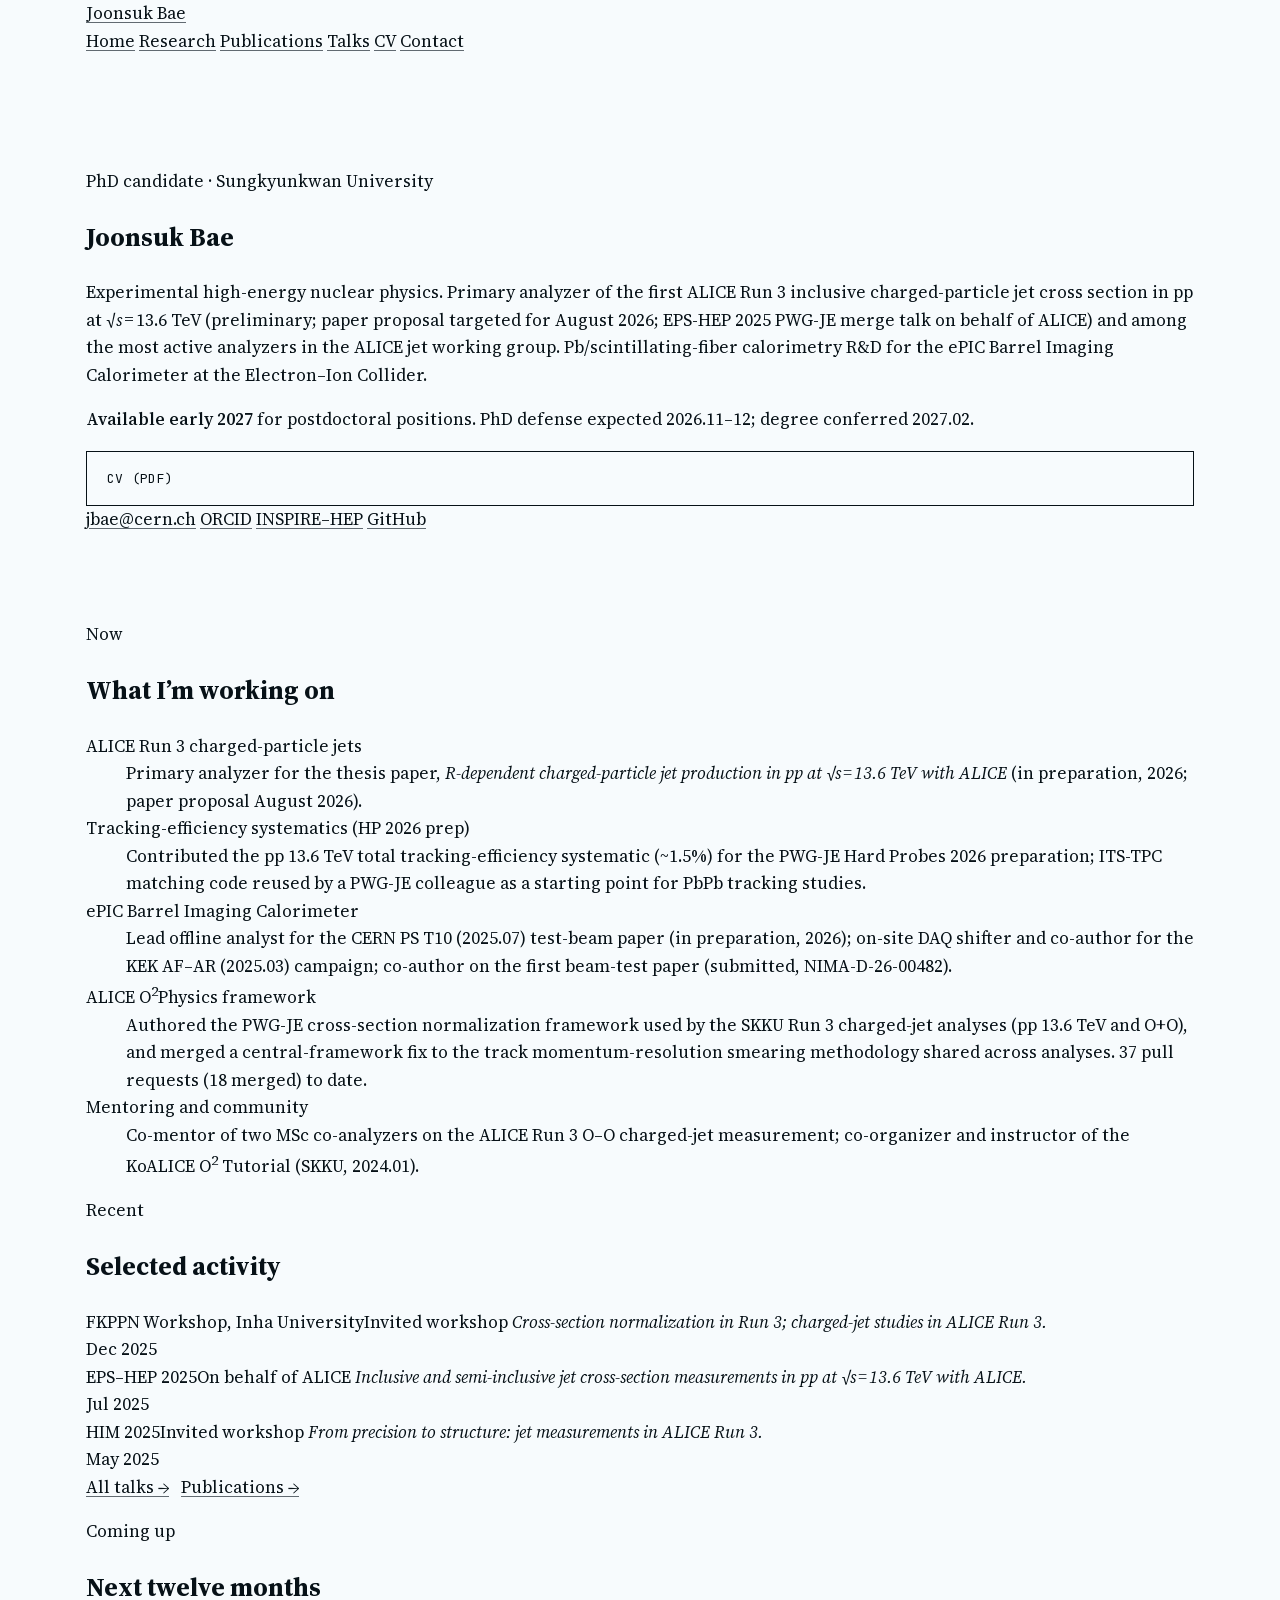
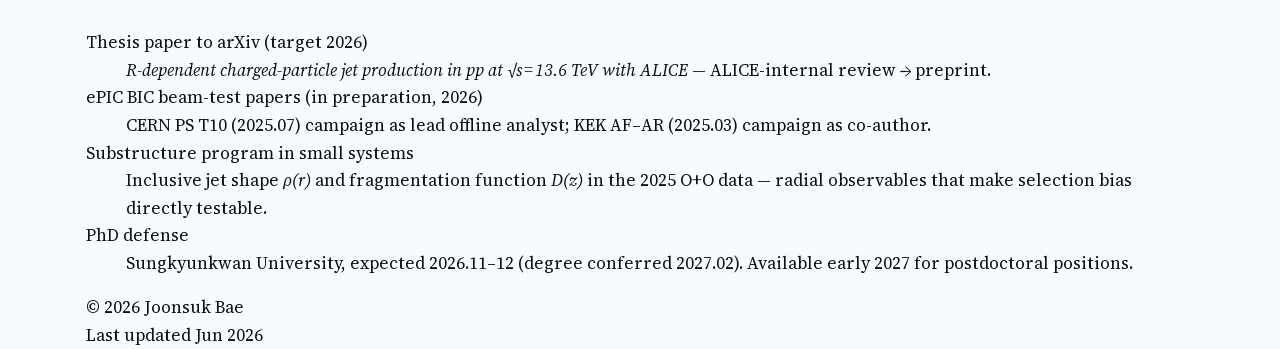
<file: _archive/v1/index.html>
<!doctype html>
<html lang="en">
<head>
  <meta charset="utf-8">
  <meta name="viewport" content="width=device-width, initial-scale=1">
  <title>Joonsuk Bae</title>
  <meta name="description" content="Joonsuk Bae — PhD candidate in experimental high-energy nuclear physics. ALICE Run 3 jets and EIC calorimetry R&D at Sungkyunkwan University.">
  <meta name="author" content="Joonsuk Bae">
  <link rel="canonical" href="https://joonsukbae.com/">
  <meta property="og:title" content="Joonsuk Bae">
  <meta property="og:description" content="PhD candidate, experimental high-energy nuclear physics. ALICE Run 3 jets, ePIC BIC calorimetry.">
  <meta property="og:type" content="website">
  <meta property="og:url" content="https://joonsukbae.com/">
  <meta property="og:site_name" content="Joonsuk Bae">
  <meta property="og:locale" content="en_US">
  <meta name="twitter:card" content="summary">
  <meta name="twitter:title" content="Joonsuk Bae">
  <meta name="twitter:description" content="PhD candidate, experimental high-energy nuclear physics. ALICE Run 3 jets, ePIC BIC calorimetry.">
  <meta name="theme-color" content="#fafaf7">
  <link rel="stylesheet" href="/assets/css/style.css">
  <link rel="icon" type="image/svg+xml" href="data:image/svg+xml,%3Csvg xmlns='http://www.w3.org/2000/svg' viewBox='0 0 32 32'%3E%3Crect width='32' height='32' fill='%23fafaf7'/%3E%3Crect x='12' y='12' width='8' height='8' fill='%239b2c2c'/%3E%3C/svg%3E">
  <script type="application/ld+json">
  {
    "@context": "https://schema.org",
    "@graph": [
      {
        "@type": "Person",
        "@id": "https://joonsukbae.com/#person",
        "name": "Joonsuk Bae",
        "givenName": "Joonsuk",
        "familyName": "Bae",
        "url": "https://joonsukbae.com/",
        "email": "mailto:jbae@cern.ch",
        "jobTitle": "PhD candidate, experimental high-energy nuclear physics",
        "affiliation": {
          "@type": "CollegeOrUniversity",
          "name": "Sungkyunkwan University",
          "department": "Department of Physics",
          "address": {"@type": "PostalAddress", "addressLocality": "Suwon", "addressCountry": "KR"}
        },
        "memberOf": [
          {"@type": "Organization", "name": "ALICE Collaboration", "url": "https://alice-collaboration.web.cern.ch/"},
          {"@type": "Organization", "name": "ePIC Collaboration", "url": "https://www.epic-eic.org/"}
        ],
        "alumniOf": {"@type": "CollegeOrUniversity", "name": "Sungkyunkwan University"},
        "identifier": [
          {"@type": "PropertyValue", "propertyID": "ORCID", "value": "0009-0008-4806-8019"},
          {"@type": "PropertyValue", "propertyID": "INSPIRE-HEP", "value": "2117232"}
        ],
        "sameAs": [
          "https://orcid.org/0009-0008-4806-8019",
          "https://inspirehep.net/authors/2117232",
          "https://github.com/joonsukbae",
          "https://www.linkedin.com/in/jbae-henp/"
        ],
        "knowsAbout": ["High-energy nuclear physics", "Jet physics", "ALICE experiment", "Electron-Ion Collider", "Calorimetry"]
      },
      {
        "@type": "WebSite",
        "@id": "https://joonsukbae.com/#website",
        "url": "https://joonsukbae.com/",
        "name": "Joonsuk Bae",
        "publisher": {"@id": "https://joonsukbae.com/#person"},
        "inLanguage": "en"
      }
    ]
  }
  </script>
</head>
<body>
<a class="skip" href="#main">Skip to content</a>
<div class="page">

  <header class="site-header">
    <div class="brand">
      <a href="/"><span class="mark" aria-hidden="true"></span>Joonsuk&nbsp;Bae</a>
    </div>
    <nav class="nav" aria-label="Primary">
      <a href="/" class="is-current">Home</a>
      <a href="/research/">Research</a>
      <a href="/publications/">Publications</a>
      <a href="/talks/">Talks</a>
      <a href="/cv/">CV</a>
      <a href="/contact/">Contact</a>
    </nav>
  </header>

  <main id="main">

    <section class="hero">
      <div>
        <p class="kicker">PhD candidate &middot; Sungkyunkwan University</p>
        <h1>Joonsuk Bae</h1>
        <p class="lede">Experimental high-energy nuclear physics. Primary analyzer of the first ALICE Run&nbsp;3 inclusive charged-particle jet cross section in pp at &radic;<i>s</i>&thinsp;=&thinsp;13.6&nbsp;TeV (preliminary; paper proposal targeted for August&nbsp;2026; EPS-HEP&nbsp;2025 PWG-JE merge talk on behalf of ALICE) and among the most active analyzers in the ALICE jet working group. Pb/scintillating-fiber calorimetry R&amp;D for the ePIC Barrel Imaging Calorimeter at the Electron&ndash;Ion Collider.</p>
        <p class="availability"><strong>Available early 2027</strong> for postdoctoral positions. PhD defense expected 2026.11&ndash;12; degree conferred 2027.02.</p>
        <div class="quick">
          <a href="/cv/joonsuk-bae-cv.pdf" class="cta">CV (PDF)</a>
          <a href="mailto:jbae@cern.ch">jbae@cern.ch</a>
          <a href="https://orcid.org/0009-0008-4806-8019" rel="me">ORCID</a>
          <a href="https://inspirehep.net/authors/2117232">INSPIRE&ndash;HEP</a>
          <a href="https://github.com/joonsukbae">GitHub</a>
        </div>
      </div>
    </section>

    <section>
      <div class="grid">
        <div class="label">Now</div>
        <div class="col">
          <h2>What I&rsquo;m working on</h2>
          <dl class="dl">
            <dt>ALICE Run&nbsp;3 charged-particle jets</dt>
            <dd>Primary analyzer for the thesis paper, <em>R-dependent charged-particle jet production in pp at &radic;<i>s</i>&thinsp;=&thinsp;13.6&nbsp;TeV with ALICE</em> (in preparation, 2026; paper proposal August&nbsp;2026).</dd>

            <dt>Tracking-efficiency systematics (HP&nbsp;2026 prep)</dt>
            <dd>Contributed the pp 13.6&nbsp;TeV total tracking-efficiency systematic (~1.5%) for the PWG-JE Hard Probes 2026 preparation; ITS-TPC matching code reused by a PWG-JE colleague as a starting point for PbPb tracking studies.</dd>

            <dt>ePIC Barrel Imaging Calorimeter</dt>
            <dd>Lead offline analyst for the CERN PS T10 (2025.07) test-beam paper (in preparation, 2026); on-site DAQ shifter and co-author for the KEK AF&ndash;AR (2025.03) campaign; co-author on the first beam-test paper (submitted, NIMA-D-26-00482).</dd>

            <dt>ALICE O<sup>2</sup>Physics framework</dt>
            <dd>Authored the PWG-JE cross-section normalization framework used by the SKKU Run&nbsp;3 charged-jet analyses (pp 13.6&nbsp;TeV and O+O), and merged a central-framework fix to the track momentum-resolution smearing methodology shared across analyses. 37 pull requests (18 merged) to date.</dd>

            <dt>Mentoring and community</dt>
            <dd>Co-mentor of two MSc co-analyzers on the ALICE Run&nbsp;3 O&ndash;O charged-jet measurement; co-organizer and instructor of the KoALICE O<sup>2</sup> Tutorial (SKKU, 2024.01).</dd>
          </dl>
        </div>
      </div>
    </section>

    <section>
      <div class="grid">
        <div class="label">Recent</div>
        <div class="col">
          <h2>Selected activity</h2>
          <div class="list">
            <div class="row">
              <div class="what"><span class="where">FKPPN Workshop, Inha University</span><span class="kind">Invited workshop</span>
                <em>Cross-section normalization in Run&nbsp;3; charged-jet studies in ALICE Run&nbsp;3.</em>
              </div>
              <div class="when">Dec&nbsp;2025</div>
            </div>
            <div class="row">
              <div class="what"><span class="where">EPS&ndash;HEP&nbsp;2025</span><span class="kind">On behalf of ALICE</span>
                <em>Inclusive and semi-inclusive jet cross-section measurements in pp at &radic;<i>s</i>&thinsp;=&thinsp;13.6&nbsp;TeV with ALICE.</em>
              </div>
              <div class="when">Jul&nbsp;2025</div>
            </div>
            <div class="row">
              <div class="what"><span class="where">HIM&nbsp;2025</span><span class="kind">Invited workshop</span>
                <em>From precision to structure: jet measurements in ALICE Run&nbsp;3.</em>
              </div>
              <div class="when">May&nbsp;2025</div>
            </div>
          </div>
          <p style="margin-top: var(--s-5);"><a href="/talks/">All talks &rarr;</a> &nbsp; <a href="/publications/">Publications &rarr;</a></p>
        </div>
      </div>
    </section>

    <section>
      <div class="grid">
        <div class="label">Coming&nbsp;up</div>
        <div class="col">
          <h2>Next twelve months</h2>
          <dl class="dl">
            <dt>Thesis paper to arXiv (target 2026)</dt>
            <dd><em>R-dependent charged-particle jet production in pp at &radic;<i>s</i>&thinsp;=&thinsp;13.6&nbsp;TeV with ALICE</em> &mdash; ALICE-internal review &rarr; preprint.</dd>

            <dt>ePIC BIC beam-test papers (in preparation, 2026)</dt>
            <dd>CERN PS T10 (2025.07) campaign as lead offline analyst; KEK AF&ndash;AR (2025.03) campaign as co-author.</dd>

            <dt>Substructure program in small systems</dt>
            <dd>Inclusive jet shape <i>&rho;(r)</i> and fragmentation function <i>D(z)</i> in the 2025 O+O data &mdash; radial observables that make selection bias directly testable.</dd>

            <dt>PhD defense</dt>
            <dd>Sungkyunkwan University, expected 2026.11&ndash;12 (degree conferred 2027.02). Available early 2027 for postdoctoral positions.</dd>
          </dl>
        </div>
      </div>
    </section>

  </main>

  <footer class="site-footer">
    <div>&copy; 2026 Joonsuk Bae</div>
    <div>Last updated Jun&nbsp;2026</div>
  </footer>

</div>
<!-- Cloudflare Web Analytics --><script defer src='https://static.cloudflareinsights.com/beacon.min.js' data-cf-beacon='{"token": "a41907a581c04b09b77e31707e499f1d"}'></script><!-- End Cloudflare Web Analytics -->
</body>
</html>
</file>
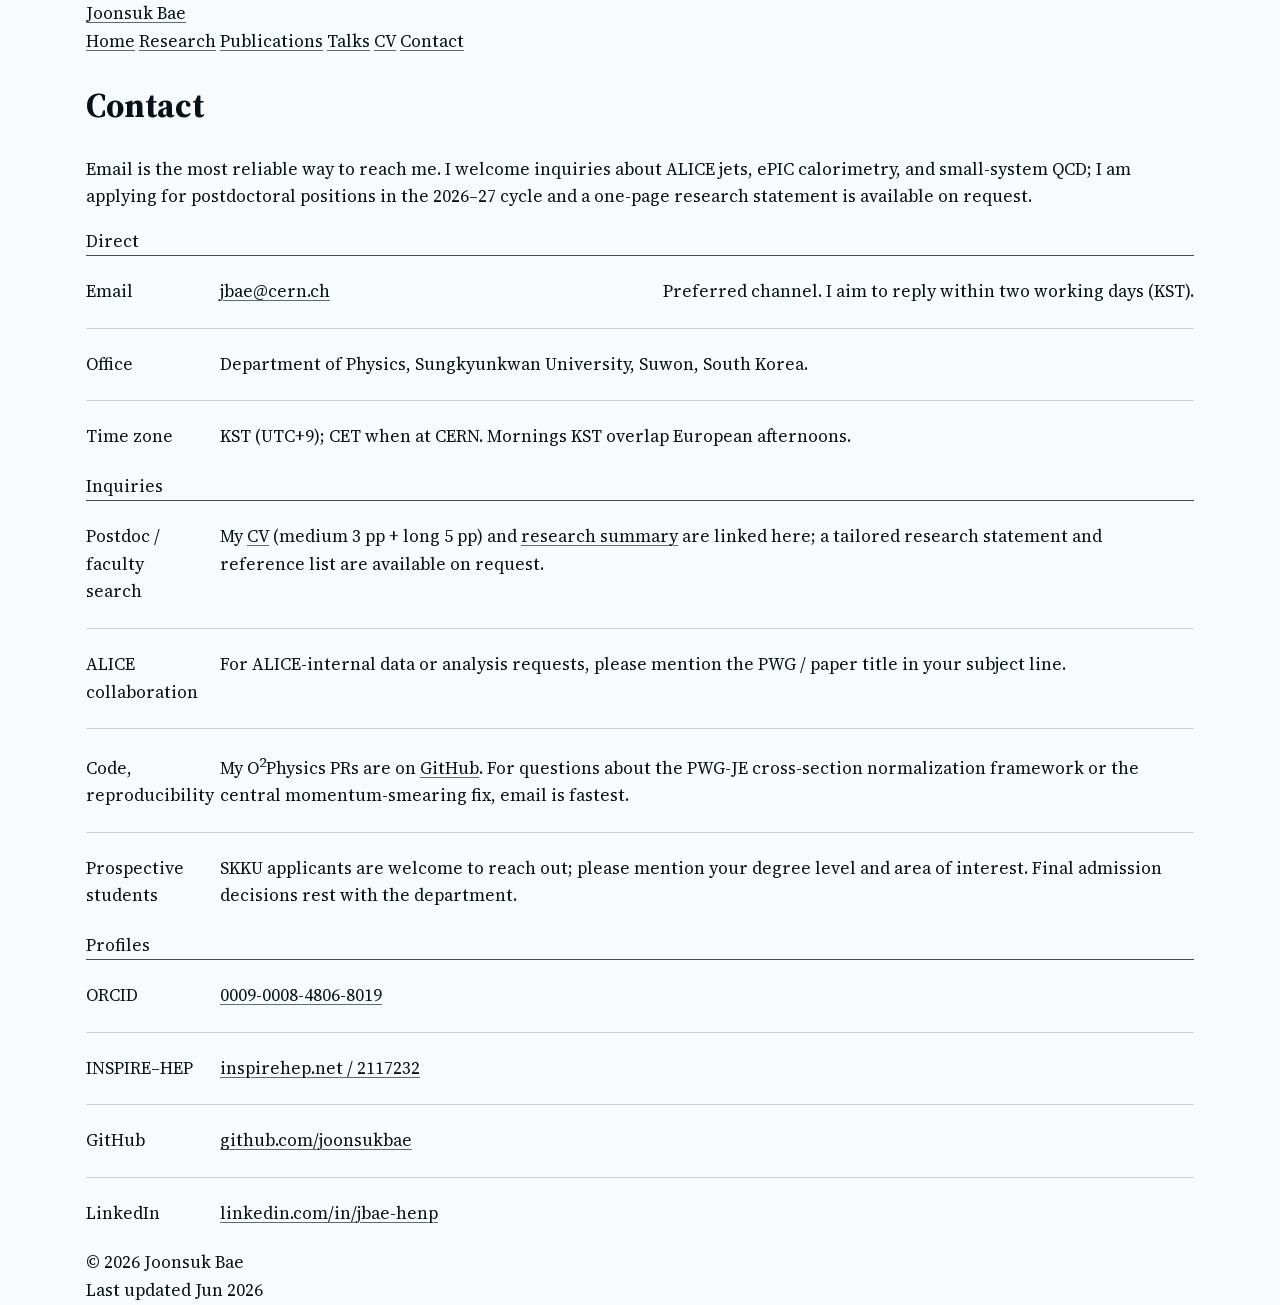
<file: _archive/v1/contact/index.html>
<!doctype html>
<html lang="en">
<head>
  <meta charset="utf-8">
  <meta name="viewport" content="width=device-width, initial-scale=1">
  <title>Contact — Joonsuk Bae</title>
  <meta name="description" content="Contact details and inquiry guidance for Joonsuk Bae — PhD candidate, ALICE Run 3 jet physics, Sungkyunkwan University.">
  <meta name="author" content="Joonsuk Bae">
  <link rel="canonical" href="https://joonsukbae.com/contact/">
  <meta property="og:title" content="Contact — Joonsuk Bae">
  <meta property="og:description" content="Contact details and inquiry guidance.">
  <meta property="og:type" content="profile">
  <meta property="og:url" content="https://joonsukbae.com/contact/">
  <meta property="og:site_name" content="Joonsuk Bae">
  <meta property="og:locale" content="en_US">
  <meta name="twitter:card" content="summary">
  <meta name="twitter:title" content="Contact — Joonsuk Bae">
  <meta name="twitter:description" content="Contact details and inquiry guidance.">
  <meta name="theme-color" content="#fafaf7">
  <link rel="stylesheet" href="/assets/css/style.css">
  <link rel="icon" type="image/svg+xml" href="data:image/svg+xml,%3Csvg xmlns='http://www.w3.org/2000/svg' viewBox='0 0 32 32'%3E%3Crect width='32' height='32' fill='%23fafaf7'/%3E%3Crect x='12' y='12' width='8' height='8' fill='%239b2c2c'/%3E%3C/svg%3E">
</head>
<body>
<a class="skip" href="#main">Skip to content</a>
<div class="page">

  <header class="site-header">
    <div class="brand">
      <a href="/"><span class="mark" aria-hidden="true"></span>Joonsuk&nbsp;Bae</a>
    </div>
    <nav class="nav" aria-label="Primary">
      <a href="/">Home</a>
      <a href="/research/">Research</a>
      <a href="/publications/">Publications</a>
      <a href="/talks/">Talks</a>
      <a href="/cv/">CV</a>
      <a href="/contact/" class="is-current">Contact</a>
    </nav>
  </header>

  <main id="main">

    <h1>Contact</h1>
    <p class="lede">Email is the most reliable way to reach me. I welcome inquiries about ALICE jets, ePIC calorimetry, and small-system QCD; I am applying for postdoctoral positions in the 2026&ndash;27 cycle and a one-page research statement is available on request.</p>

    <section>
      <div class="grid">
        <div class="label">Direct</div>
        <div class="col prose">
          <div class="list list-tight">
            <div class="entry">
              <div class="meta">Email</div>
              <div class="title"><a href="mailto:jbae@cern.ch">jbae@cern.ch</a></div>
              <div class="sub">Preferred channel. I aim to reply within two working days (KST).</div>
            </div>
            <div class="entry">
              <div class="meta">Office</div>
              <div class="title">Department of Physics, Sungkyunkwan University, Suwon, South Korea.</div>
            </div>
            <div class="entry">
              <div class="meta">Time zone</div>
              <div class="title">KST (UTC+9); CET when at CERN. Mornings KST overlap European afternoons.</div>
            </div>
          </div>
        </div>
      </div>
    </section>

    <section>
      <div class="grid">
        <div class="label">Inquiries</div>
        <div class="col prose">
          <div class="list list-tight">
            <div class="entry">
              <div class="meta">Postdoc / faculty search</div>
              <div class="title">My <a href="/cv/">CV</a> (medium 3 pp + long 5 pp) and <a href="/research/">research summary</a> are linked here; a tailored research statement and reference list are available on request.</div>
            </div>
            <div class="entry">
              <div class="meta">ALICE collaboration</div>
              <div class="title">For ALICE-internal data or analysis requests, please mention the PWG / paper title in your subject line.</div>
            </div>
            <div class="entry">
              <div class="meta">Code, reproducibility</div>
              <div class="title">My O<sup>2</sup>Physics PRs are on <a href="https://github.com/joonsukbae">GitHub</a>. For questions about the PWG-JE cross-section normalization framework or the central momentum-smearing fix, email is fastest.</div>
            </div>
            <div class="entry">
              <div class="meta">Prospective students</div>
              <div class="title">SKKU applicants are welcome to reach out; please mention your degree level and area of interest. Final admission decisions rest with the department.</div>
            </div>
          </div>
        </div>
      </div>
    </section>

    <section>
      <div class="grid">
        <div class="label">Profiles</div>
        <div class="col prose">
          <div class="list list-tight">
            <div class="entry">
              <div class="meta">ORCID</div>
              <div class="title"><a href="https://orcid.org/0009-0008-4806-8019">0009-0008-4806-8019</a></div>
            </div>
            <div class="entry">
              <div class="meta">INSPIRE&ndash;HEP</div>
              <div class="title"><a href="https://inspirehep.net/authors/2117232">inspirehep.net / 2117232</a></div>
            </div>
            <div class="entry">
              <div class="meta">GitHub</div>
              <div class="title"><a href="https://github.com/joonsukbae">github.com/joonsukbae</a></div>
            </div>
            <div class="entry">
              <div class="meta">LinkedIn</div>
              <div class="title"><a href="https://www.linkedin.com/in/jbae-henp/">linkedin.com/in/jbae-henp</a></div>
            </div>
          </div>
        </div>
      </div>
    </section>

  </main>

  <footer class="site-footer">
    <div>&copy; 2026 Joonsuk Bae</div>
    <div>Last updated Jun&nbsp;2026</div>
  </footer>

</div>
<!-- Cloudflare Web Analytics --><script defer src='https://static.cloudflareinsights.com/beacon.min.js' data-cf-beacon='{"token": "a41907a581c04b09b77e31707e499f1d"}'></script><!-- End Cloudflare Web Analytics -->
</body>
</html>
</file>
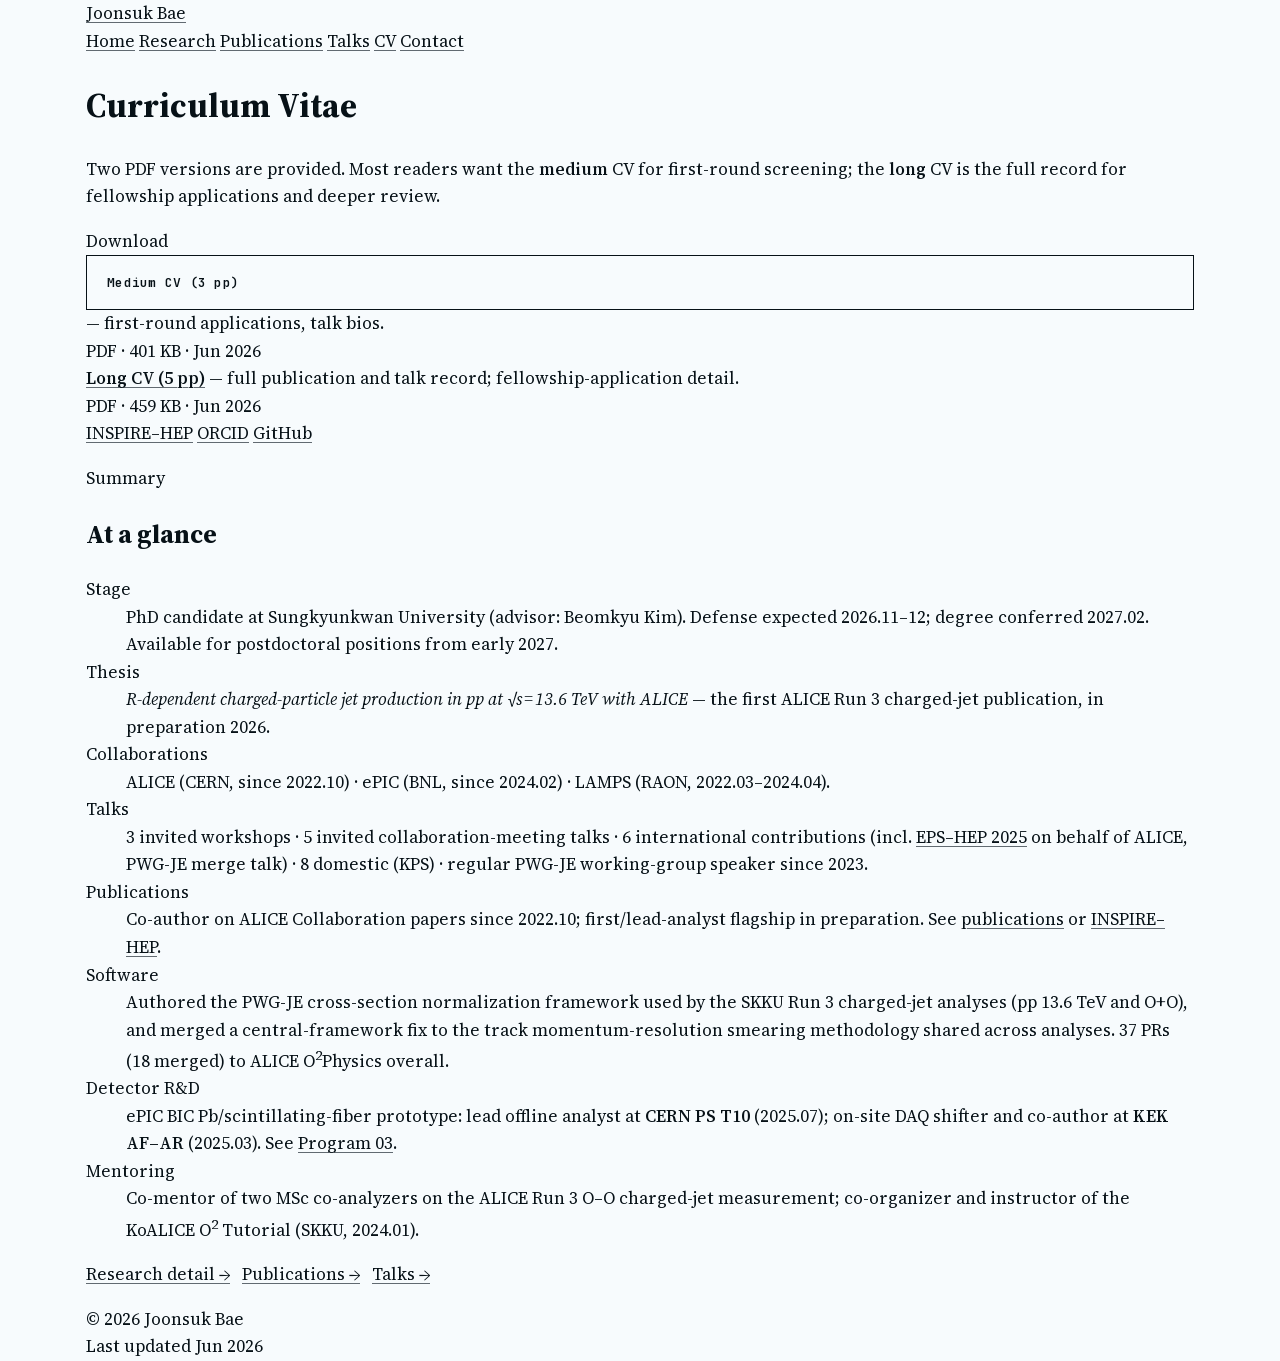
<file: _archive/v1/cv/index.html>
<!doctype html>
<html lang="en">
<head>
  <meta charset="utf-8">
  <meta name="viewport" content="width=device-width, initial-scale=1">
  <title>CV — Joonsuk Bae</title>
  <meta name="description" content="Curriculum vitae of Joonsuk Bae, PhD candidate at SKKU on the ALICE Run 3 jets analysis. Medium (3 pp) and long (5 pp) PDFs. Available for postdoctoral positions from early 2027.">
  <meta name="author" content="Joonsuk Bae">
  <link rel="canonical" href="https://joonsukbae.com/cv/">
  <meta property="og:title" content="Joonsuk Bae — CV (ALICE jets, SKKU)">
  <meta property="og:description" content="Late-PhD ALICE jets analyzer. Medium 3 pp / long 5 pp CV. Postdoc-available 2027.">
  <meta property="og:type" content="profile">
  <meta property="og:url" content="https://joonsukbae.com/cv/">
  <meta property="og:site_name" content="Joonsuk Bae">
  <meta property="og:locale" content="en_US">
  <meta name="twitter:card" content="summary">
  <meta name="twitter:title" content="CV — Joonsuk Bae">
  <meta name="twitter:description" content="Late-PhD ALICE jets analyzer. Medium 3 pp / long 5 pp CV.">
  <meta name="theme-color" content="#fafaf7">
  <link rel="stylesheet" href="/assets/css/style.css">
  <link rel="icon" type="image/svg+xml" href="data:image/svg+xml,%3Csvg xmlns='http://www.w3.org/2000/svg' viewBox='0 0 32 32'%3E%3Crect width='32' height='32' fill='%23fafaf7'/%3E%3Crect x='12' y='12' width='8' height='8' fill='%239b2c2c'/%3E%3C/svg%3E">
</head>
<body>
<a class="skip" href="#main">Skip to content</a>
<div class="page">

  <header class="site-header">
    <div class="brand">
      <a href="/"><span class="mark" aria-hidden="true"></span>Joonsuk&nbsp;Bae</a>
    </div>
    <nav class="nav" aria-label="Primary">
      <a href="/">Home</a>
      <a href="/research/">Research</a>
      <a href="/publications/">Publications</a>
      <a href="/talks/">Talks</a>
      <a href="/cv/" class="is-current">CV</a>
      <a href="/contact/">Contact</a>
    </nav>
  </header>

  <main id="main">

    <h1>Curriculum Vitae</h1>
    <p class="lede">Two PDF versions are provided. Most readers want the <strong>medium</strong> CV for first-round screening; the <strong>long</strong> CV is the full record for fellowship applications and deeper review.</p>

    <section>
      <div class="grid">
        <div class="label">Download</div>
        <div class="col">
          <div class="list list-tight">
            <div class="row">
              <div class="what">
                <a href="/cv/joonsuk-bae-cv.pdf" class="cta"><strong>Medium CV (3 pp)</strong></a>
                <span class="dim"> &mdash; first-round applications, talk bios.</span>
              </div>
              <div class="when">PDF &middot; 401&nbsp;KB &middot; Jun&nbsp;2026</div>
            </div>
            <div class="row">
              <div class="what">
                <a href="/cv/joonsuk-bae-cv-long.pdf"><strong>Long CV (5 pp)</strong></a>
                <span class="dim"> &mdash; full publication and talk record; fellowship-application detail.</span>
              </div>
              <div class="when">PDF &middot; 459&nbsp;KB &middot; Jun&nbsp;2026</div>
            </div>
          </div>
          <p class="quick" style="margin-top: var(--s-5);">
            <a href="https://inspirehep.net/authors/2117232">INSPIRE&ndash;HEP</a>
            <a href="https://orcid.org/0009-0008-4806-8019">ORCID</a>
            <a href="https://github.com/joonsukbae">GitHub</a>
          </p>
        </div>
      </div>
    </section>

    <section>
      <div class="grid">
        <div class="label">Summary</div>
        <div class="col">
          <h2>At a glance</h2>
          <dl class="dl">
            <dt>Stage</dt>
            <dd>PhD candidate at Sungkyunkwan University (advisor: Beomkyu Kim). Defense expected 2026.11&ndash;12; degree conferred 2027.02. Available for postdoctoral positions from early 2027.</dd>

            <dt>Thesis</dt>
            <dd><em>R-dependent charged-particle jet production in pp at &radic;<i>s</i>&thinsp;=&thinsp;13.6&nbsp;TeV with ALICE</em> &mdash; the first ALICE Run&nbsp;3 charged-jet publication, in preparation 2026.</dd>

            <dt>Collaborations</dt>
            <dd>ALICE (CERN, since 2022.10) &middot; ePIC (BNL, since 2024.02) &middot; LAMPS (RAON, 2022.03&ndash;2024.04).</dd>

            <dt>Talks</dt>
            <dd>3 invited workshops &middot; 5 invited collaboration-meeting talks &middot; 6 international contributions (incl. <a href="/talks/">EPS&ndash;HEP 2025</a> on behalf of ALICE, PWG-JE merge talk) &middot; 8 domestic (KPS) &middot; regular PWG-JE working-group speaker since 2023.</dd>

            <dt>Publications</dt>
            <dd>Co-author on ALICE Collaboration papers since 2022.10; first/lead-analyst flagship in preparation. See <a href="/publications/">publications</a> or <a href="https://inspirehep.net/authors/2117232">INSPIRE&ndash;HEP</a>.</dd>

            <dt>Software</dt>
            <dd>Authored the PWG-JE cross-section normalization framework used by the SKKU Run&nbsp;3 charged-jet analyses (pp 13.6&nbsp;TeV and O+O), and merged a central-framework fix to the track momentum-resolution smearing methodology shared across analyses. 37 PRs (18 merged) to ALICE O<sup>2</sup>Physics overall.</dd>

            <dt>Detector R&amp;D</dt>
            <dd>ePIC BIC Pb/scintillating-fiber prototype: lead offline analyst at <strong>CERN PS T10</strong> (2025.07); on-site DAQ shifter and co-author at <strong>KEK AF&ndash;AR</strong> (2025.03). See <a href="/research/">Program&nbsp;03</a>.</dd>

            <dt>Mentoring</dt>
            <dd>Co-mentor of two MSc co-analyzers on the ALICE Run&nbsp;3 O&ndash;O charged-jet measurement; co-organizer and instructor of the KoALICE O<sup>2</sup> Tutorial (SKKU, 2024.01).</dd>
          </dl>
          <p style="margin-top: var(--s-5);"><a href="/research/">Research detail &rarr;</a> &nbsp; <a href="/publications/">Publications &rarr;</a> &nbsp; <a href="/talks/">Talks &rarr;</a></p>
        </div>
      </div>
    </section>

  </main>

  <footer class="site-footer">
    <div>&copy; 2026 Joonsuk Bae</div>
    <div>Last updated Jun&nbsp;2026</div>
  </footer>

</div>
<!-- Cloudflare Web Analytics --><script defer src='https://static.cloudflareinsights.com/beacon.min.js' data-cf-beacon='{"token": "a41907a581c04b09b77e31707e499f1d"}'></script><!-- End Cloudflare Web Analytics -->
</body>
</html>
</file>
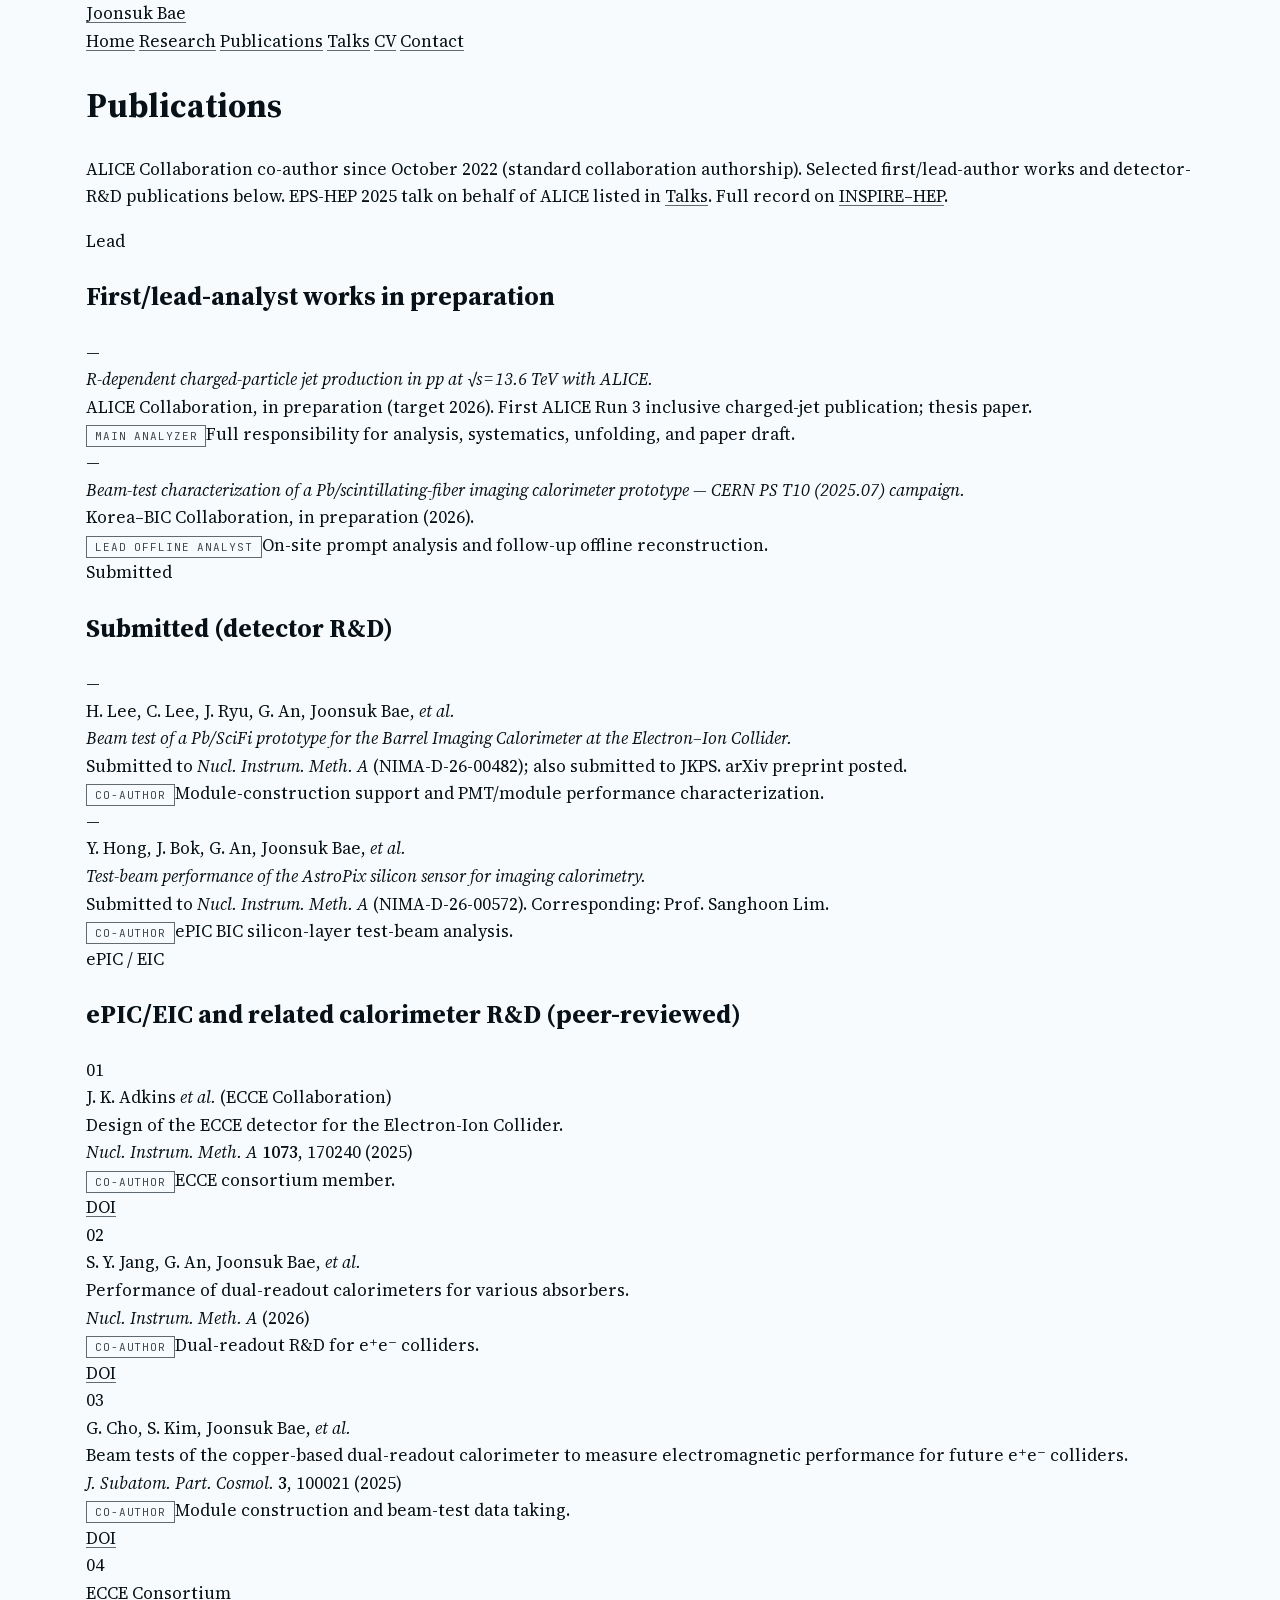
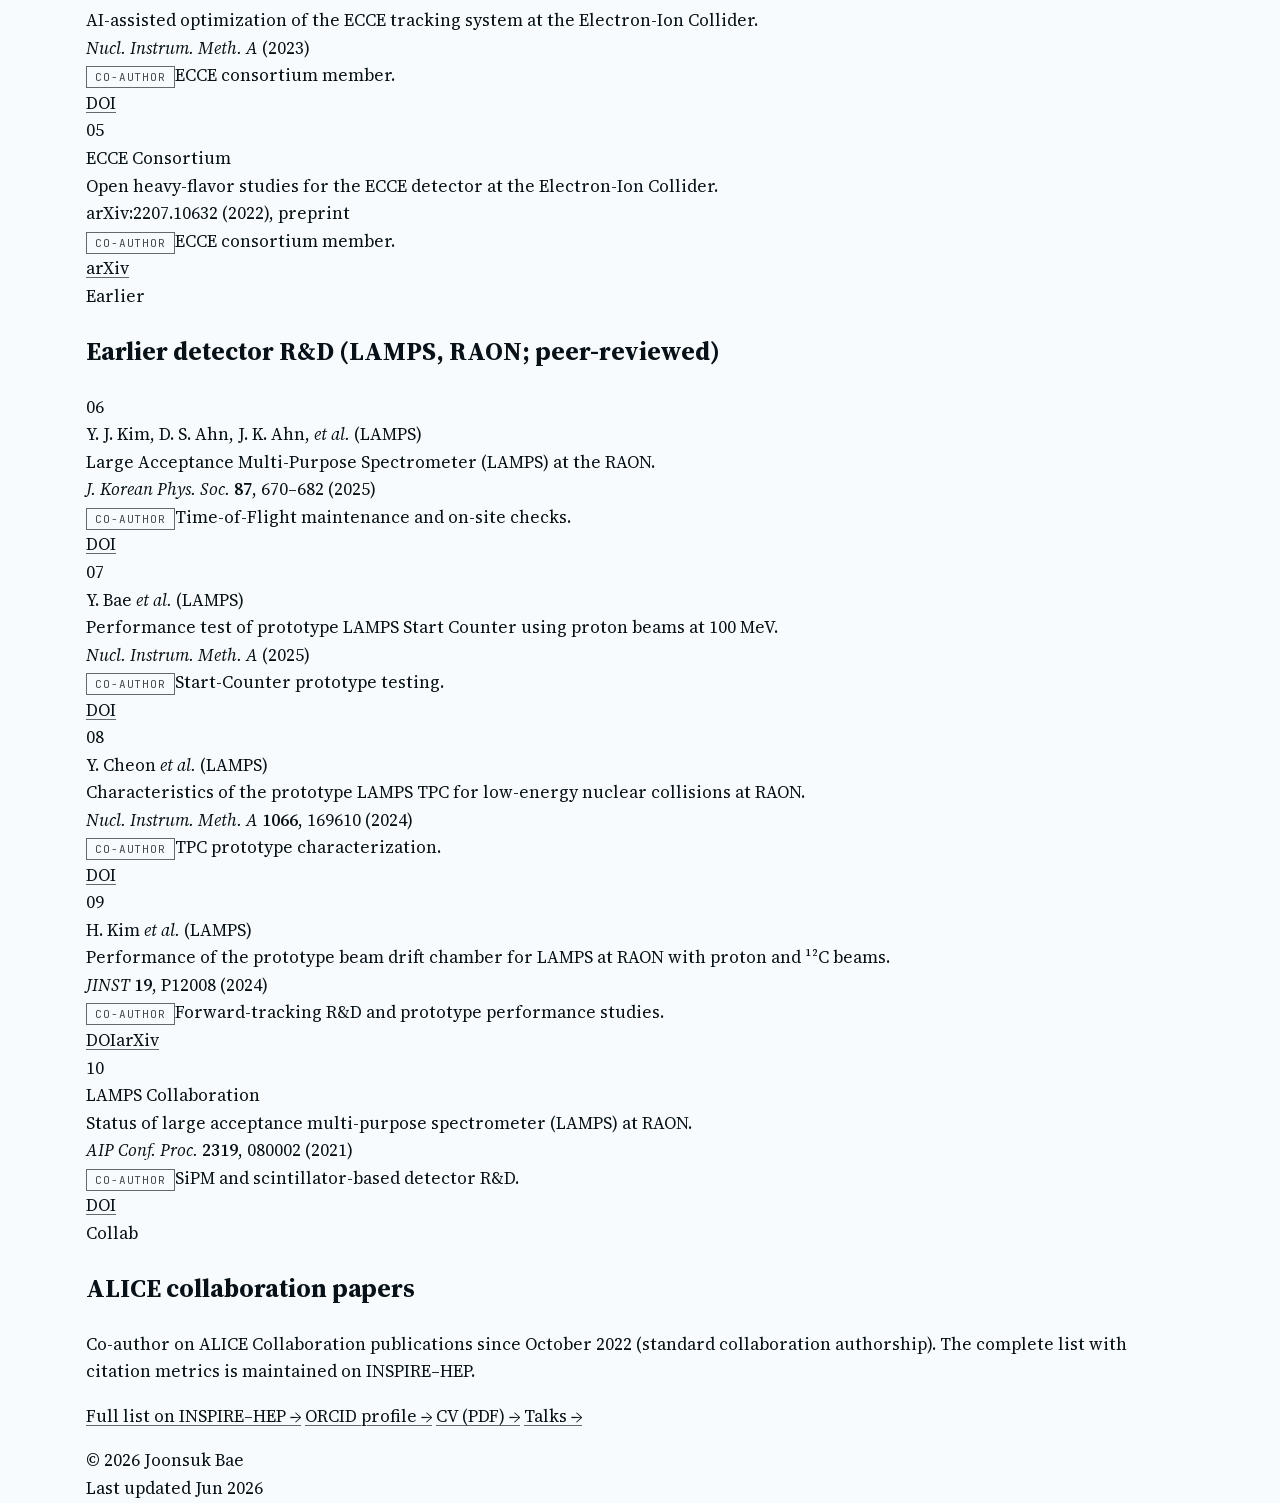
<file: _archive/v1/publications/index.html>
<!doctype html>
<html lang="en">
<head>
  <meta charset="utf-8">
  <meta name="viewport" content="width=device-width, initial-scale=1">
  <title>Publications — Joonsuk Bae</title>
  <meta name="description" content="Selected first/lead-author and detector-R&amp;D publications by Joonsuk Bae (ALICE, ePIC, LAMPS). Full record on INSPIRE-HEP.">
  <meta name="author" content="Joonsuk Bae">
  <link rel="canonical" href="https://joonsukbae.com/publications/">
  <meta property="og:title" content="Publications — Joonsuk Bae">
  <meta property="og:description" content="Selected first/lead-author and detector-R&amp;D publications. ALICE Run 3 charged-particle jets; ePIC BIC.">
  <meta property="og:type" content="profile">
  <meta property="og:url" content="https://joonsukbae.com/publications/">
  <meta property="og:site_name" content="Joonsuk Bae">
  <meta property="og:locale" content="en_US">
  <meta name="twitter:card" content="summary">
  <meta name="twitter:title" content="Publications — Joonsuk Bae">
  <meta name="twitter:description" content="Selected first/lead-author and detector-R&amp;D publications.">
  <meta name="theme-color" content="#fafaf7">
  <link rel="stylesheet" href="/assets/css/style.css">
  <link rel="icon" type="image/svg+xml" href="data:image/svg+xml,%3Csvg xmlns='http://www.w3.org/2000/svg' viewBox='0 0 32 32'%3E%3Crect width='32' height='32' fill='%23fafaf7'/%3E%3Crect x='12' y='12' width='8' height='8' fill='%239b2c2c'/%3E%3C/svg%3E">
</head>
<body>
<a class="skip" href="#main">Skip to content</a>
<div class="page">

  <header class="site-header">
    <div class="brand">
      <a href="/"><span class="mark" aria-hidden="true"></span>Joonsuk&nbsp;Bae</a>
    </div>
    <nav class="nav" aria-label="Primary">
      <a href="/">Home</a>
      <a href="/research/">Research</a>
      <a href="/publications/" class="is-current">Publications</a>
      <a href="/talks/">Talks</a>
      <a href="/cv/">CV</a>
      <a href="/contact/">Contact</a>
    </nav>
  </header>

  <main id="main">

    <h1>Publications</h1>
    <p class="lede">ALICE Collaboration co-author since October&nbsp;2022 (standard collaboration authorship). Selected first/lead-author works and detector-R&amp;D publications below. EPS-HEP 2025 talk on behalf of ALICE listed in <a href="/talks/">Talks</a>. Full record on <a href="https://inspirehep.net/authors/2117232">INSPIRE&ndash;HEP</a>.</p>

    <section>
      <div class="grid">
        <div class="label">Lead</div>
        <div class="col">
          <h2>First/lead-analyst works in preparation</h2>
          <div class="list">
            <div class="pub">
              <div class="num">&mdash;</div>
              <div class="body">
                <div class="ptitle"><em>R-dependent charged-particle jet production in pp at &radic;<i>s</i>&thinsp;=&thinsp;13.6&nbsp;TeV with ALICE.</em></div>
                <div class="venue">ALICE Collaboration, in preparation (target 2026). First ALICE Run&nbsp;3 inclusive charged-jet publication; thesis paper.</div>
                <div class="role"><span class="tag tag-lead">Main analyzer</span>Full responsibility for analysis, systematics, unfolding, and paper draft.</div>
              </div>
            </div>
            <div class="pub">
              <div class="num">&mdash;</div>
              <div class="body">
                <div class="ptitle"><em>Beam-test characterization of a Pb/scintillating-fiber imaging calorimeter prototype &mdash; CERN PS T10 (2025.07) campaign.</em></div>
                <div class="venue">Korea&ndash;BIC Collaboration, in preparation (2026).</div>
                <div class="role"><span class="tag tag-lead">Lead offline analyst</span>On-site prompt analysis and follow-up offline reconstruction.</div>
              </div>
            </div>
          </div>
        </div>
      </div>
    </section>

    <section>
      <div class="grid">
        <div class="label">Submitted</div>
        <div class="col">
          <h2>Submitted (detector R&amp;D)</h2>
          <div class="list">
            <div class="pub">
              <div class="num">&mdash;</div>
              <div class="body">
                <div class="authors">H. Lee, C. Lee, J. Ryu, G. An, <span class="me">Joonsuk Bae</span>, <i>et&nbsp;al.</i></div>
                <div class="ptitle"><em>Beam test of a Pb/SciFi prototype for the Barrel Imaging Calorimeter at the Electron&ndash;Ion Collider.</em></div>
                <div class="venue">Submitted to <em>Nucl. Instrum. Meth. A</em> (NIMA-D-26-00482); also submitted to JKPS. arXiv preprint posted.</div>
                <div class="role"><span class="tag">Co-author</span>Module-construction support and PMT/module performance characterization.</div>
              </div>
            </div>
            <div class="pub">
              <div class="num">&mdash;</div>
              <div class="body">
                <div class="authors">Y. Hong, J. Bok, G. An, <span class="me">Joonsuk Bae</span>, <i>et&nbsp;al.</i></div>
                <div class="ptitle"><em>Test-beam performance of the AstroPix silicon sensor for imaging calorimetry.</em></div>
                <div class="venue">Submitted to <em>Nucl. Instrum. Meth. A</em> (NIMA-D-26-00572). Corresponding: Prof. Sanghoon Lim.</div>
                <div class="role"><span class="tag">Co-author</span>ePIC BIC silicon-layer test-beam analysis.</div>
              </div>
            </div>
          </div>
        </div>
      </div>
    </section>

    <section>
      <div class="grid">
        <div class="label">ePIC&nbsp;/&nbsp;EIC</div>
        <div class="col">
          <h2>ePIC/EIC and related calorimeter R&amp;D (peer-reviewed)</h2>
          <div class="list">
            <div class="pub">
              <div class="num">01</div>
              <div class="body">
                <div class="authors">J. K. Adkins <i>et&nbsp;al.</i> (ECCE Collaboration)</div>
                <div class="ptitle">Design of the ECCE detector for the Electron-Ion Collider.</div>
                <div class="venue"><em>Nucl. Instrum. Meth. A</em> <b>1073</b>, 170240 (2025)</div>
                <div class="role"><span class="tag">Co-author</span>ECCE consortium member.</div>
                <div class="links"><a href="https://doi.org/10.1016/j.nima.2025.170240">DOI</a></div>
              </div>
            </div>
            <div class="pub">
              <div class="num">02</div>
              <div class="body">
                <div class="authors">S. Y. Jang, G. An, <span class="me">Joonsuk Bae</span>, <i>et&nbsp;al.</i></div>
                <div class="ptitle">Performance of dual-readout calorimeters for various absorbers.</div>
                <div class="venue"><em>Nucl. Instrum. Meth. A</em> (2026)</div>
                <div class="role"><span class="tag">Co-author</span>Dual-readout R&amp;D for e⁺e⁻ colliders.</div>
                <div class="links"><a href="https://doi.org/10.1016/j.nima.2026.171598">DOI</a></div>
              </div>
            </div>
            <div class="pub">
              <div class="num">03</div>
              <div class="body">
                <div class="authors">G. Cho, S. Kim, <span class="me">Joonsuk Bae</span>, <i>et&nbsp;al.</i></div>
                <div class="ptitle">Beam tests of the copper-based dual-readout calorimeter to measure electromagnetic performance for future e⁺e⁻ colliders.</div>
                <div class="venue"><em>J. Subatom. Part. Cosmol.</em> <b>3</b>, 100021 (2025)</div>
                <div class="role"><span class="tag">Co-author</span>Module construction and beam-test data taking.</div>
                <div class="links"><a href="https://doi.org/10.1016/j.jspc.2025.100021">DOI</a></div>
              </div>
            </div>
            <div class="pub">
              <div class="num">04</div>
              <div class="body">
                <div class="authors">ECCE Consortium</div>
                <div class="ptitle">AI-assisted optimization of the ECCE tracking system at the Electron-Ion Collider.</div>
                <div class="venue"><em>Nucl. Instrum. Meth. A</em> (2023)</div>
                <div class="role"><span class="tag">Co-author</span>ECCE consortium member.</div>
                <div class="links"><a href="https://doi.org/10.1016/j.nima.2022.167748">DOI</a></div>
              </div>
            </div>
            <div class="pub">
              <div class="num">05</div>
              <div class="body">
                <div class="authors">ECCE Consortium</div>
                <div class="ptitle">Open heavy-flavor studies for the ECCE detector at the Electron-Ion Collider.</div>
                <div class="venue">arXiv:2207.10632 (2022), preprint</div>
                <div class="role"><span class="tag">Co-author</span>ECCE consortium member.</div>
                <div class="links"><a href="https://arxiv.org/abs/2207.10632">arXiv</a></div>
              </div>
            </div>
          </div>
        </div>
      </div>
    </section>

    <section>
      <div class="grid">
        <div class="label">Earlier</div>
        <div class="col">
          <h2>Earlier detector R&amp;D (LAMPS, RAON; peer-reviewed)</h2>
          <div class="list">
            <div class="pub">
              <div class="num">06</div>
              <div class="body">
                <div class="authors">Y. J. Kim, D. S. Ahn, J. K. Ahn, <i>et&nbsp;al.</i> (LAMPS)</div>
                <div class="ptitle">Large Acceptance Multi-Purpose Spectrometer (LAMPS) at the RAON.</div>
                <div class="venue"><em>J. Korean Phys. Soc.</em> <b>87</b>, 670–682 (2025)</div>
                <div class="role"><span class="tag">Co-author</span>Time-of-Flight maintenance and on-site checks.</div>
                <div class="links"><a href="https://doi.org/10.1007/s40042-024-01229-x">DOI</a></div>
              </div>
            </div>
            <div class="pub">
              <div class="num">07</div>
              <div class="body">
                <div class="authors">Y. Bae <i>et&nbsp;al.</i> (LAMPS)</div>
                <div class="ptitle">Performance test of prototype LAMPS Start Counter using proton beams at 100 MeV.</div>
                <div class="venue"><em>Nucl. Instrum. Meth. A</em> (2025)</div>
                <div class="role"><span class="tag">Co-author</span>Start-Counter prototype testing.</div>
                <div class="links"><a href="https://doi.org/10.1016/j.nima.2025.170827">DOI</a></div>
              </div>
            </div>
            <div class="pub">
              <div class="num">08</div>
              <div class="body">
                <div class="authors">Y. Cheon <i>et&nbsp;al.</i> (LAMPS)</div>
                <div class="ptitle">Characteristics of the prototype LAMPS TPC for low-energy nuclear collisions at RAON.</div>
                <div class="venue"><em>Nucl. Instrum. Meth. A</em> <b>1066</b>, 169610 (2024)</div>
                <div class="role"><span class="tag">Co-author</span>TPC prototype characterization.</div>
                <div class="links"><a href="https://doi.org/10.1016/j.nima.2024.169610">DOI</a></div>
              </div>
            </div>
            <div class="pub">
              <div class="num">09</div>
              <div class="body">
                <div class="authors">H. Kim <i>et&nbsp;al.</i> (LAMPS)</div>
                <div class="ptitle">Performance of the prototype beam drift chamber for LAMPS at RAON with proton and ¹²C beams.</div>
                <div class="venue"><em>JINST</em> <b>19</b>, P12008 (2024)</div>
                <div class="role"><span class="tag">Co-author</span>Forward-tracking R&amp;D and prototype performance studies.</div>
                <div class="links"><a href="https://doi.org/10.1088/1748-0221/19/12/P12008">DOI</a><a href="https://arxiv.org/abs/2412.08662">arXiv</a></div>
              </div>
            </div>
            <div class="pub">
              <div class="num">10</div>
              <div class="body">
                <div class="authors">LAMPS Collaboration</div>
                <div class="ptitle">Status of large acceptance multi-purpose spectrometer (LAMPS) at RAON.</div>
                <div class="venue"><em>AIP Conf. Proc.</em> <b>2319</b>, 080002 (2021)</div>
                <div class="role"><span class="tag">Co-author</span>SiPM and scintillator-based detector R&amp;D.</div>
                <div class="links"><a href="https://doi.org/10.1063/5.0037005">DOI</a></div>
              </div>
            </div>
          </div>
        </div>
      </div>
    </section>

    <section>
      <div class="grid">
        <div class="label">Collab</div>
        <div class="col">
          <h2>ALICE collaboration papers</h2>
          <p class="prose">Co-author on ALICE Collaboration publications since October&nbsp;2022 (standard collaboration authorship). The complete list with citation metrics is maintained on INSPIRE&ndash;HEP.</p>
          <p class="quick" style="margin-top: var(--s-5);">
            <a href="https://inspirehep.net/authors/2117232">Full list on INSPIRE&ndash;HEP &rarr;</a>
            <a href="https://orcid.org/0009-0008-4806-8019">ORCID profile &rarr;</a>
            <a href="/cv/joonsuk-bae-cv.pdf">CV (PDF) &rarr;</a>
            <a href="/talks/">Talks &rarr;</a>
          </p>
        </div>
      </div>
    </section>

  </main>

  <footer class="site-footer">
    <div>&copy; 2026 Joonsuk Bae</div>
    <div>Last updated Jun&nbsp;2026</div>
  </footer>

</div>
<!-- Cloudflare Web Analytics --><script defer src='https://static.cloudflareinsights.com/beacon.min.js' data-cf-beacon='{"token": "a41907a581c04b09b77e31707e499f1d"}'></script><!-- End Cloudflare Web Analytics -->
</body>
</html>
</file>
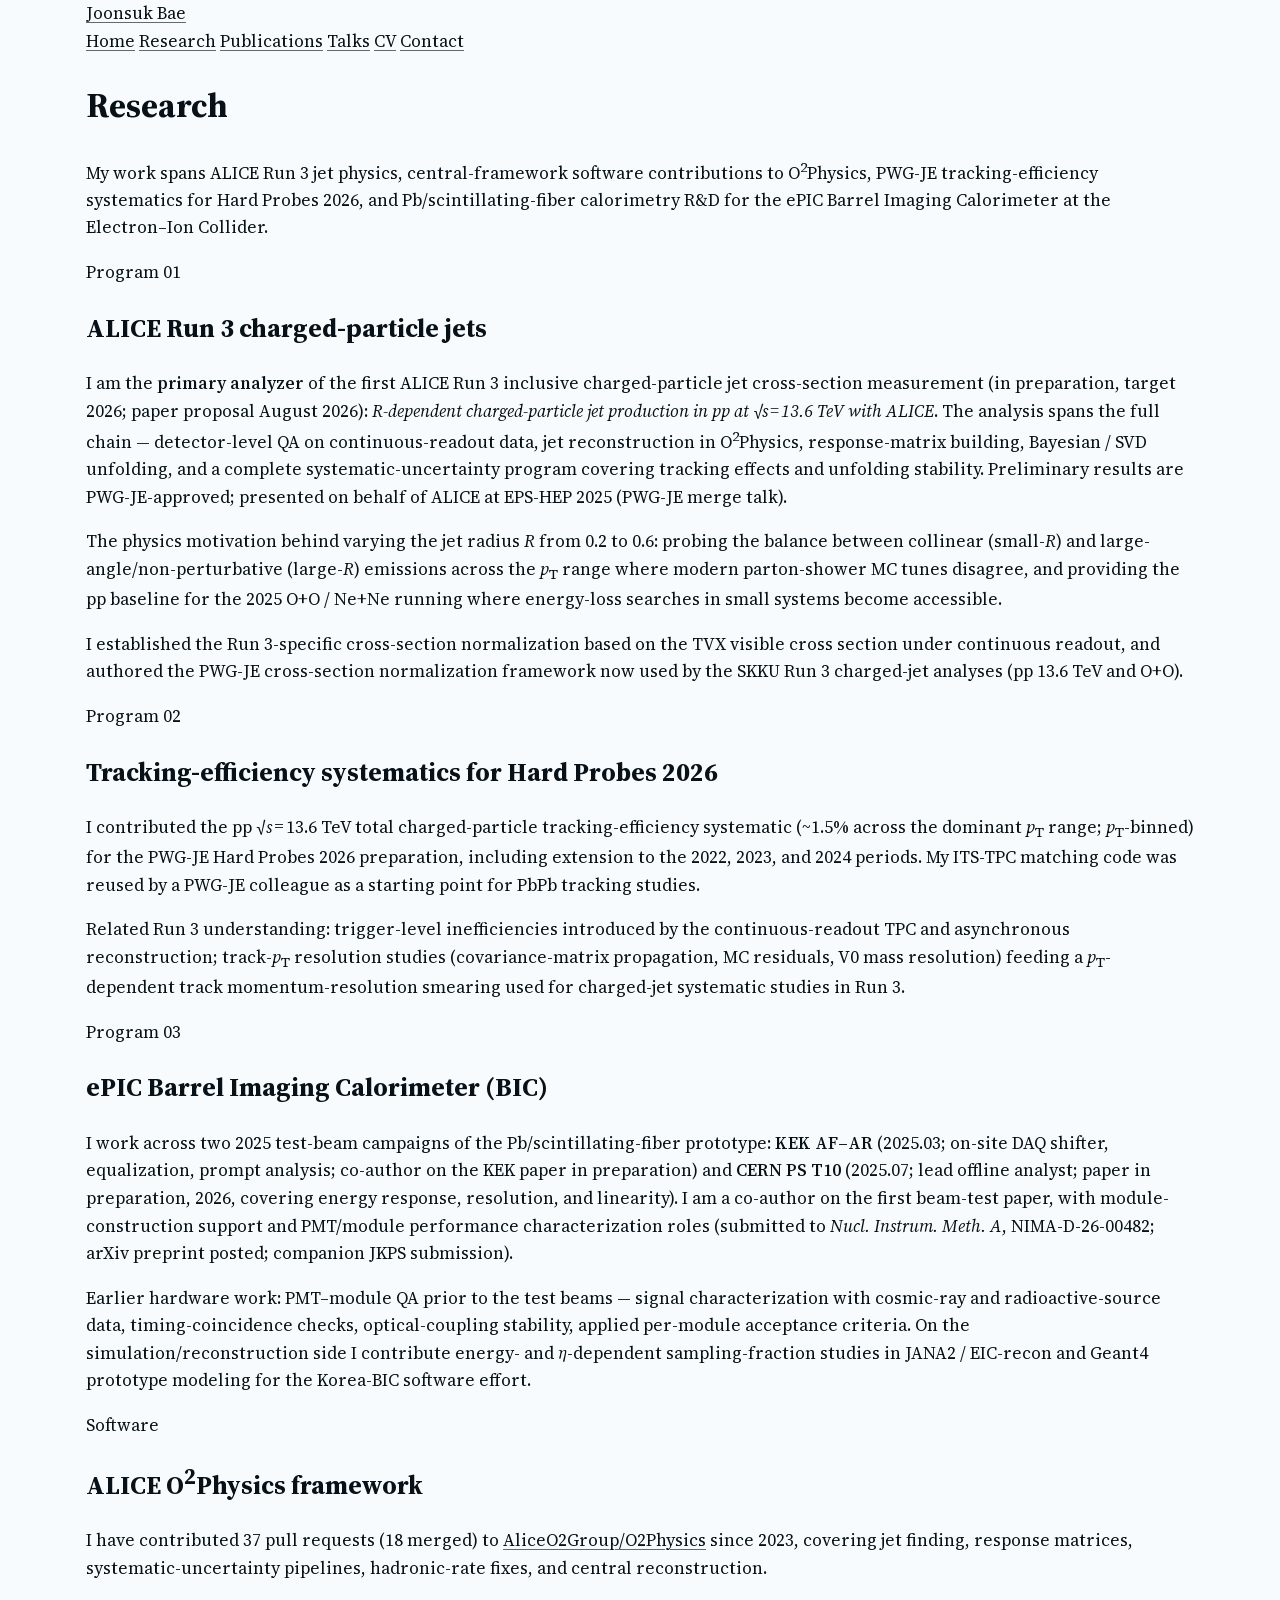
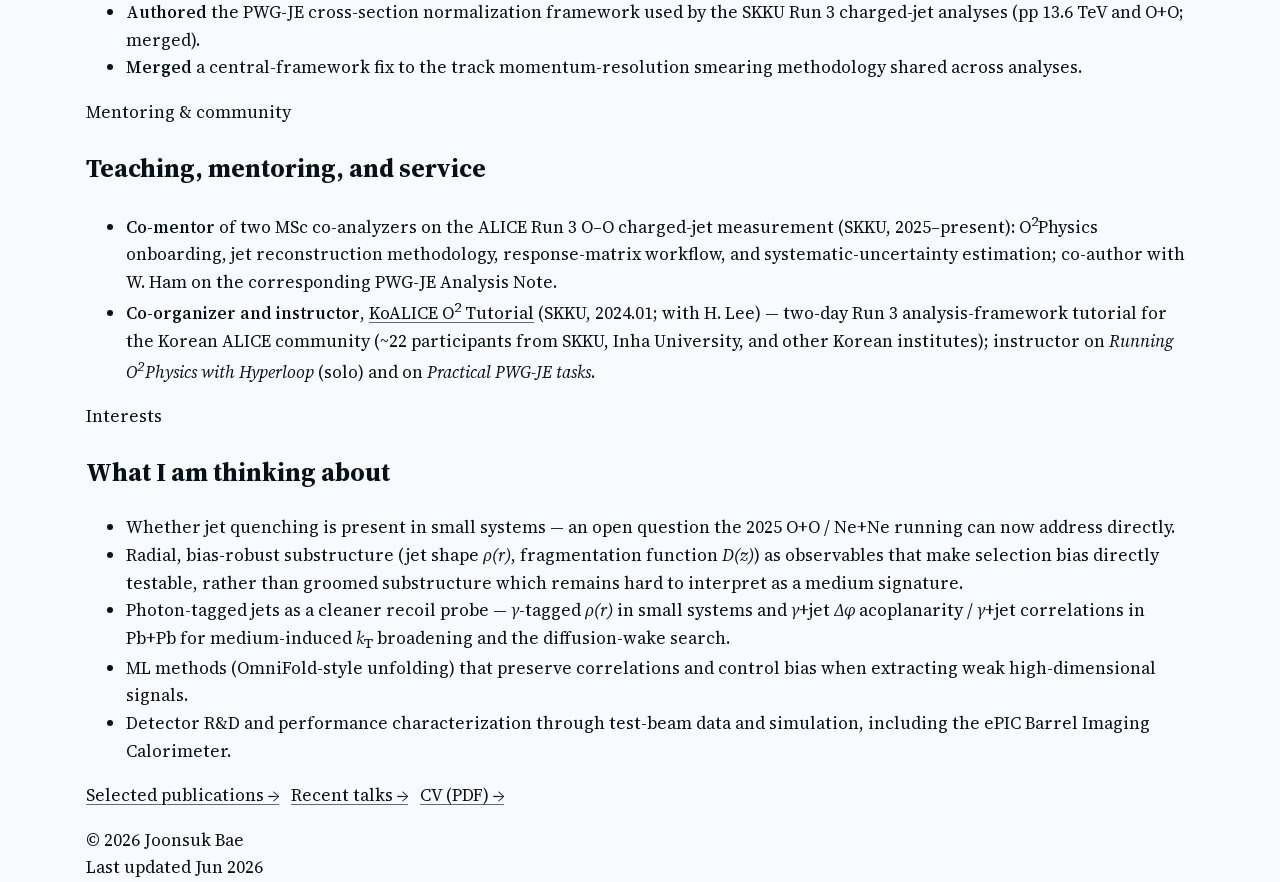
<file: _archive/v1/research/index.html>
<!doctype html>
<html lang="en">
<head>
  <meta charset="utf-8">
  <meta name="viewport" content="width=device-width, initial-scale=1">
  <title>Research — Joonsuk Bae</title>
  <meta name="description" content="ALICE Run 3 charged-particle jet cross sections (pp 13.6 TeV), PWG-JE tracking-efficiency systematics for Hard Probes 2026, ePIC Barrel Imaging Calorimeter R&D, and O2Physics framework contributions.">
  <meta name="author" content="Joonsuk Bae">
  <link rel="canonical" href="https://joonsukbae.com/research/">
  <meta property="og:title" content="Research — Joonsuk Bae">
  <meta property="og:description" content="ALICE Run 3 jets, PWG-JE tracking systematics, ePIC BIC calorimetry, O2Physics contributions.">
  <meta property="og:type" content="website">
  <meta property="og:url" content="https://joonsukbae.com/research/">
  <meta property="og:site_name" content="Joonsuk Bae">
  <meta property="og:locale" content="en_US">
  <meta name="twitter:card" content="summary">
  <meta name="twitter:title" content="Research — Joonsuk Bae">
  <meta name="twitter:description" content="ALICE Run 3 jets, PWG-JE tracking systematics, ePIC BIC calorimetry, O2Physics contributions.">
  <meta name="theme-color" content="#fafaf7">
  <link rel="stylesheet" href="/assets/css/style.css">
  <link rel="icon" type="image/svg+xml" href="data:image/svg+xml,%3Csvg xmlns='http://www.w3.org/2000/svg' viewBox='0 0 32 32'%3E%3Crect width='32' height='32' fill='%23fafaf7'/%3E%3Crect x='12' y='12' width='8' height='8' fill='%239b2c2c'/%3E%3C/svg%3E">
</head>
<body>
<a class="skip" href="#main">Skip to content</a>
<div class="page">

  <header class="site-header">
    <div class="brand">
      <a href="/"><span class="mark" aria-hidden="true"></span>Joonsuk&nbsp;Bae</a>
    </div>
    <nav class="nav" aria-label="Primary">
      <a href="/">Home</a>
      <a href="/research/" class="is-current">Research</a>
      <a href="/publications/">Publications</a>
      <a href="/talks/">Talks</a>
      <a href="/cv/">CV</a>
      <a href="/contact/">Contact</a>
    </nav>
  </header>

  <main id="main">

    <h1>Research</h1>
    <p class="lede">My work spans ALICE Run&nbsp;3 jet physics, central-framework software contributions to O<sup>2</sup>Physics, PWG-JE tracking-efficiency systematics for Hard Probes 2026, and Pb/scintillating-fiber calorimetry R&amp;D for the ePIC Barrel Imaging Calorimeter at the Electron&ndash;Ion Collider.</p>

    <section>
      <div class="grid">
        <div class="label">Program&nbsp;01</div>
        <div class="prose col">
          <h2>ALICE Run&nbsp;3 charged-particle jets</h2>
          <p>I am the <strong>primary analyzer</strong> of the first ALICE Run&nbsp;3 inclusive charged-particle jet cross-section measurement (in preparation, target 2026; paper proposal August&nbsp;2026): <em>R-dependent charged-particle jet production in pp at &radic;<i>s</i>&thinsp;=&thinsp;13.6&nbsp;TeV with ALICE</em>. The analysis spans the full chain &mdash; detector-level QA on continuous-readout data, jet reconstruction in O<sup>2</sup>Physics, response-matrix building, Bayesian / SVD unfolding, and a complete systematic-uncertainty program covering tracking effects and unfolding stability. Preliminary results are PWG-JE-approved; presented on behalf of ALICE at EPS-HEP&nbsp;2025 (PWG-JE merge talk).</p>
          <p>The physics motivation behind varying the jet radius <i>R</i> from 0.2 to 0.6: probing the balance between collinear (small-<i>R</i>) and large-angle/non-perturbative (large-<i>R</i>) emissions across the <i>p</i><sub>T</sub> range where modern parton-shower MC tunes disagree, and providing the pp baseline for the 2025 O+O / Ne+Ne running where energy-loss searches in small systems become accessible.</p>
          <p>I established the Run&nbsp;3-specific cross-section normalization based on the TVX visible cross section under continuous readout, and authored the PWG-JE cross-section normalization framework now used by the SKKU Run&nbsp;3 charged-jet analyses (pp 13.6&nbsp;TeV and O+O).</p>
        </div>
      </div>
    </section>

    <section>
      <div class="grid">
        <div class="label">Program&nbsp;02</div>
        <div class="prose col">
          <h2>Tracking-efficiency systematics for Hard Probes 2026</h2>
          <p>I contributed the pp &radic;<i>s</i>&thinsp;=&thinsp;13.6&nbsp;TeV total charged-particle tracking-efficiency systematic (~1.5% across the dominant <i>p</i><sub>T</sub> range; <i>p</i><sub>T</sub>-binned) for the PWG-JE Hard Probes&nbsp;2026 preparation, including extension to the 2022, 2023, and 2024 periods. My ITS-TPC matching code was reused by a PWG-JE colleague as a starting point for PbPb tracking studies.</p>
          <p>Related Run&nbsp;3 understanding: trigger-level inefficiencies introduced by the continuous-readout TPC and asynchronous reconstruction; track-<i>p</i><sub>T</sub> resolution studies (covariance-matrix propagation, MC residuals, V0 mass resolution) feeding a <i>p</i><sub>T</sub>-dependent track momentum-resolution smearing used for charged-jet systematic studies in Run&nbsp;3.</p>
        </div>
      </div>
    </section>

    <section>
      <div class="grid">
        <div class="label">Program&nbsp;03</div>
        <div class="prose col">
          <h2>ePIC Barrel Imaging Calorimeter (BIC)</h2>
          <p>I work across two 2025 test-beam campaigns of the Pb/scintillating-fiber prototype: <strong>KEK AF&ndash;AR</strong> (2025.03; on-site DAQ shifter, equalization, prompt analysis; co-author on the KEK paper in preparation) and <strong>CERN PS T10</strong> (2025.07; lead offline analyst; paper in preparation, 2026, covering energy response, resolution, and linearity). I am a co-author on the first beam-test paper, with module-construction support and PMT/module performance characterization roles (submitted to <em>Nucl. Instrum. Meth. A</em>, NIMA-D-26-00482; arXiv preprint posted; companion JKPS submission).</p>
          <p>Earlier hardware work: PMT&ndash;module QA prior to the test beams &mdash; signal characterization with cosmic-ray and radioactive-source data, timing-coincidence checks, optical-coupling stability, applied per-module acceptance criteria. On the simulation/reconstruction side I contribute energy- and <i>&eta;</i>-dependent sampling-fraction studies in JANA2 / EIC-recon and Geant4 prototype modeling for the Korea-BIC software effort.</p>
        </div>
      </div>
    </section>

    <section>
      <div class="grid">
        <div class="label">Software</div>
        <div class="prose col">
          <h2>ALICE O<sup>2</sup>Physics framework</h2>
          <p>I have contributed 37 pull requests (18 merged) to <a href="https://github.com/AliceO2Group/O2Physics">AliceO2Group/O2Physics</a> since 2023, covering jet finding, response matrices, systematic-uncertainty pipelines, hadronic-rate fixes, and central reconstruction.</p>
          <ul class="list list-tight">
            <li><strong>Authored</strong> the PWG-JE cross-section normalization framework used by the SKKU Run&nbsp;3 charged-jet analyses (pp 13.6&nbsp;TeV and O+O; merged).</li>
            <li><strong>Merged</strong> a central-framework fix to the track momentum-resolution smearing methodology shared across analyses.</li>
          </ul>
        </div>
      </div>
    </section>

    <section>
      <div class="grid">
        <div class="label">Mentoring &amp; community</div>
        <div class="prose col">
          <h2>Teaching, mentoring, and service</h2>
          <ul class="list list-tight">
            <li><strong>Co-mentor</strong> of two MSc co-analyzers on the ALICE Run&nbsp;3 O&ndash;O charged-jet measurement (SKKU, 2025&ndash;present): O<sup>2</sup>Physics onboarding, jet reconstruction methodology, response-matrix workflow, and systematic-uncertainty estimation; co-author with W.&nbsp;Ham on the corresponding PWG-JE Analysis Note.</li>
            <li><strong>Co-organizer and instructor</strong>, <a href="https://indico.cern.ch/event/1361235/">KoALICE O<sup>2</sup> Tutorial</a> (SKKU, 2024.01; with H.&nbsp;Lee) &mdash; two-day Run&nbsp;3 analysis-framework tutorial for the Korean ALICE community (~22 participants from SKKU, Inha University, and other Korean institutes); instructor on <em>Running O<sup>2</sup>Physics with Hyperloop</em> (solo) and on <em>Practical PWG-JE tasks</em>.</li>
            </ul>
        </div>
      </div>
    </section>

    <section>
      <div class="grid">
        <div class="label">Interests</div>
        <div class="prose col">
          <h2>What I am thinking about</h2>
          <ul class="list list-tight">
            <li>Whether jet quenching is present in small systems &mdash; an open question the 2025 O+O / Ne+Ne running can now address directly.</li>
            <li>Radial, bias-robust substructure (jet shape <i>&rho;(r)</i>, fragmentation function <i>D(z)</i>) as observables that make selection bias directly testable, rather than groomed substructure which remains hard to interpret as a medium signature.</li>
            <li>Photon-tagged jets as a cleaner recoil probe &mdash; <i>&gamma;</i>-tagged <i>&rho;(r)</i> in small systems and <i>&gamma;</i>+jet <i>&Delta;&phi;</i> acoplanarity / <i>&gamma;</i>+jet correlations in Pb+Pb for medium-induced <i>k</i><sub>T</sub> broadening and the diffusion-wake search.</li>
            <li>ML methods (OmniFold-style unfolding) that preserve correlations and control bias when extracting weak high-dimensional signals.</li>
            <li>Detector R&amp;D and performance characterization through test-beam data and simulation, including the ePIC Barrel Imaging Calorimeter.</li>
          </ul>
          <p style="margin-top: var(--s-5);"><a href="/publications/">Selected publications &rarr;</a> &nbsp; <a href="/talks/">Recent talks &rarr;</a> &nbsp; <a href="/cv/joonsuk-bae-cv.pdf">CV (PDF) &rarr;</a></p>
        </div>
      </div>
    </section>

  </main>

  <footer class="site-footer">
    <div>&copy; 2026 Joonsuk Bae</div>
    <div>Last updated Jun&nbsp;2026</div>
  </footer>

</div>
<!-- Cloudflare Web Analytics --><script defer src='https://static.cloudflareinsights.com/beacon.min.js' data-cf-beacon='{"token": "a41907a581c04b09b77e31707e499f1d"}'></script><!-- End Cloudflare Web Analytics -->
</body>
</html>
</file>
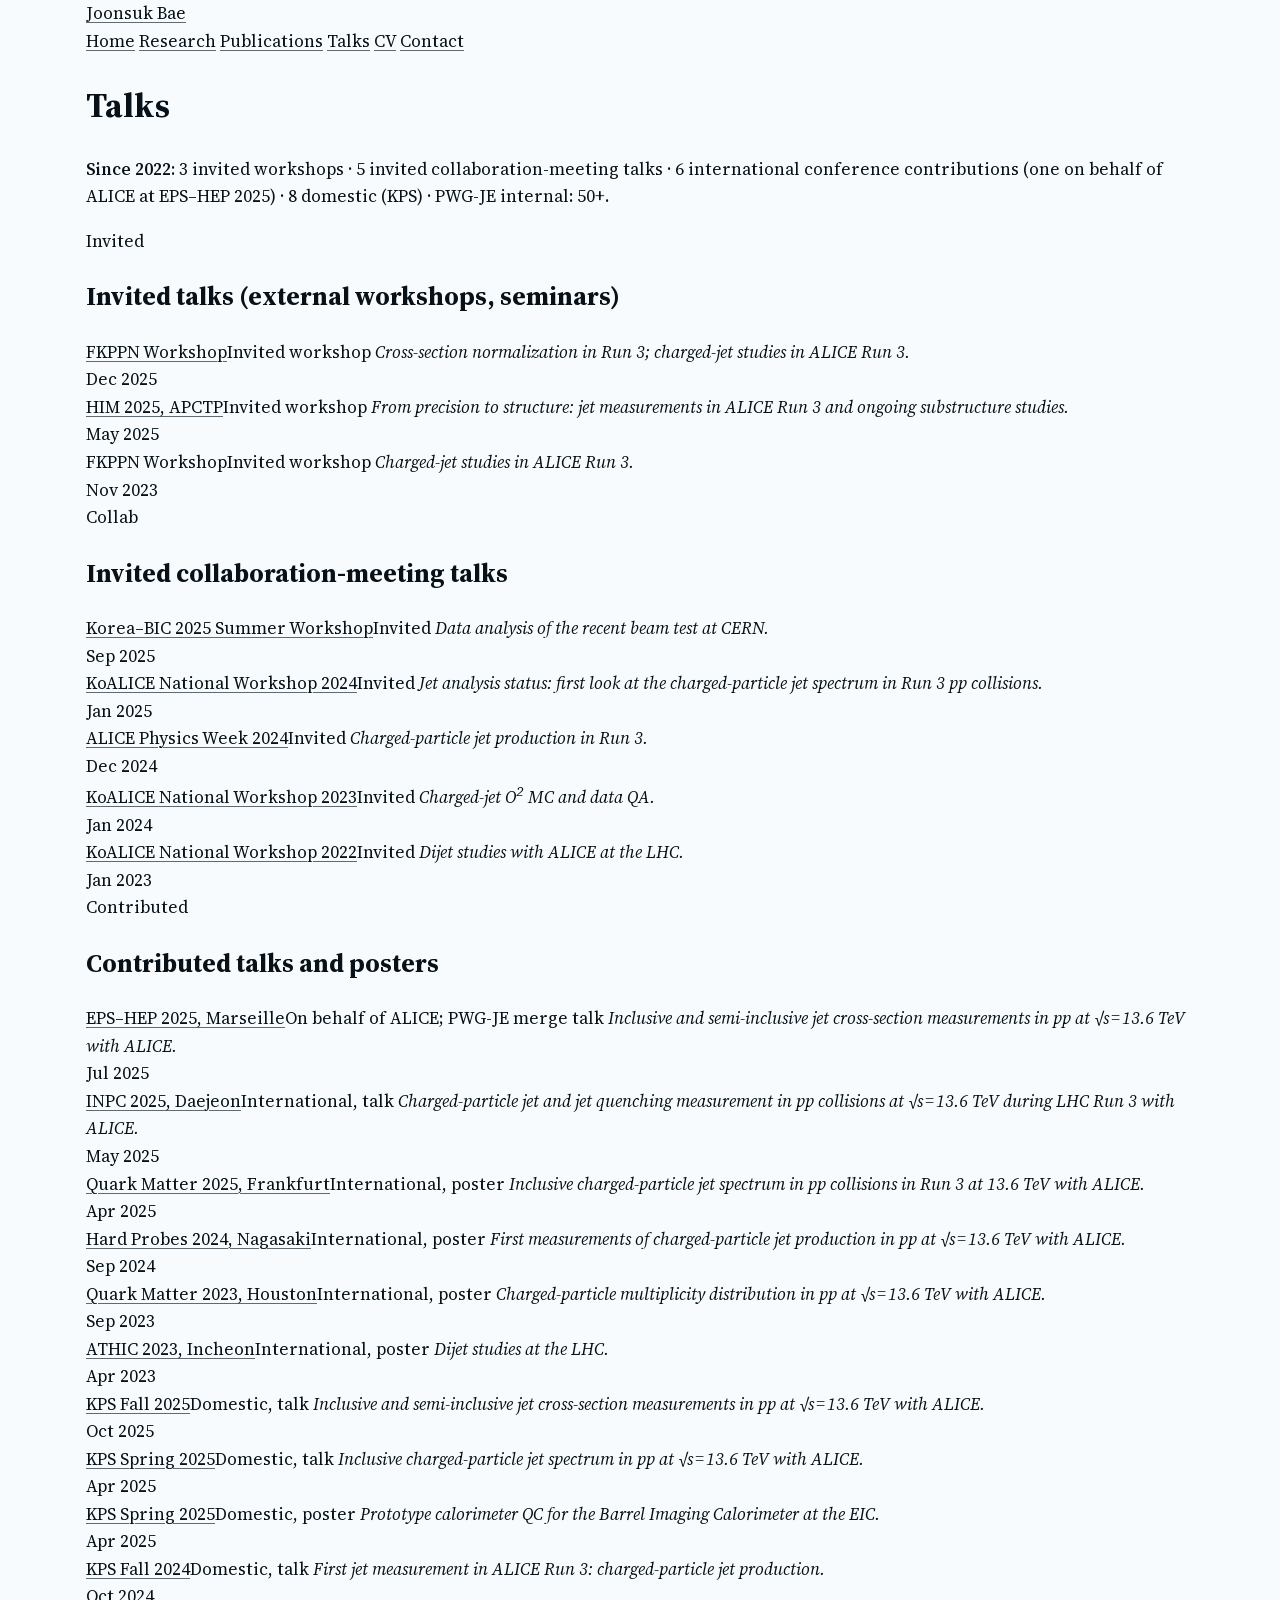
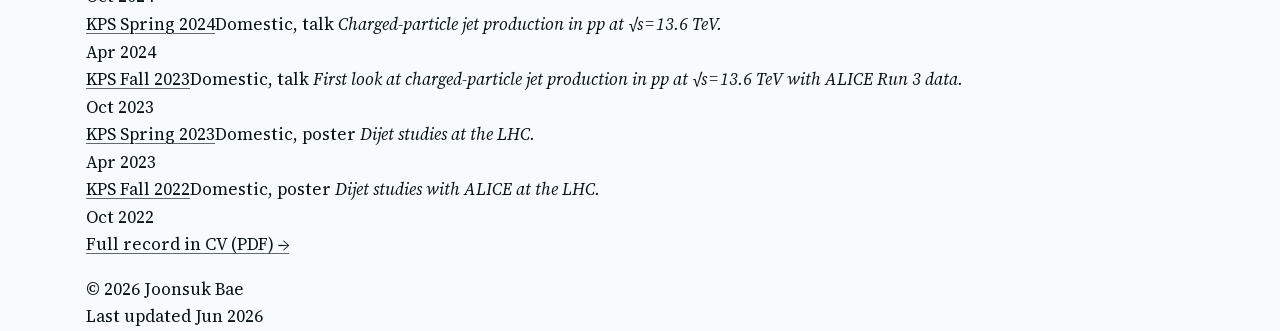
<file: _archive/v1/talks/index.html>
<!doctype html>
<html lang="en">
<head>
  <meta charset="utf-8">
  <meta name="viewport" content="width=device-width, initial-scale=1">
  <title>Talks — Joonsuk Bae</title>
  <meta name="description" content="Invited and contributed talks by Joonsuk Bae (SKKU, ALICE): jet cross-section measurements in pp at 13.6 TeV, including EPS-HEP 2025 on behalf of the ALICE Collaboration (PWG-JE merge talk).">
  <meta name="author" content="Joonsuk Bae">
  <link rel="canonical" href="https://joonsukbae.com/talks/">
  <meta property="og:title" content="Talks — Joonsuk Bae">
  <meta property="og:description" content="Invited and contributed talks. ALICE Run 3 jets. EPS-HEP 2025 on behalf of ALICE.">
  <meta property="og:type" content="profile">
  <meta property="og:url" content="https://joonsukbae.com/talks/">
  <meta property="og:site_name" content="Joonsuk Bae">
  <meta property="og:locale" content="en_US">
  <meta name="twitter:card" content="summary">
  <meta name="twitter:title" content="Talks — Joonsuk Bae">
  <meta name="twitter:description" content="Invited and contributed talks. ALICE Run 3 jets.">
  <meta name="theme-color" content="#fafaf7">
  <link rel="stylesheet" href="/assets/css/style.css">
  <link rel="icon" type="image/svg+xml" href="data:image/svg+xml,%3Csvg xmlns='http://www.w3.org/2000/svg' viewBox='0 0 32 32'%3E%3Crect width='32' height='32' fill='%23fafaf7'/%3E%3Crect x='12' y='12' width='8' height='8' fill='%239b2c2c'/%3E%3C/svg%3E">
</head>
<body>
<a class="skip" href="#main">Skip to content</a>
<div class="page">

  <header class="site-header">
    <div class="brand">
      <a href="/"><span class="mark" aria-hidden="true"></span>Joonsuk&nbsp;Bae</a>
    </div>
    <nav class="nav" aria-label="Primary">
      <a href="/">Home</a>
      <a href="/research/">Research</a>
      <a href="/publications/">Publications</a>
      <a href="/talks/" class="is-current">Talks</a>
      <a href="/cv/">CV</a>
      <a href="/contact/">Contact</a>
    </nav>
  </header>

  <main id="main">

    <h1>Talks</h1>
    <p class="lede"><strong>Since 2022:</strong> 3 invited workshops &middot; 5 invited collaboration-meeting talks &middot; 6 international conference contributions (one on behalf of ALICE at EPS&ndash;HEP 2025) &middot; 8 domestic (KPS) &middot; PWG-JE internal: 50+.</p>

    <section>
      <div class="grid">
        <div class="label">Invited</div>
        <div class="col">
          <h2>Invited talks (external workshops, seminars)</h2>
          <div class="list">
            <div class="row">
              <div class="what"><a href="https://n-ext.inha.ac.kr/event/896/"><span class="where">FKPPN Workshop</span></a><span class="kind">Invited workshop</span>
                <em>Cross-section normalization in Run&nbsp;3; charged-jet studies in ALICE Run&nbsp;3.</em>
              </div>
              <div class="when">Dec&nbsp;2025</div>
            </div>
            <div class="row">
              <div class="what"><a href="https://www.apctp.org/theme/d/html/activities/activities01_read.php?id=2276"><span class="where">HIM&nbsp;2025</span><span class="dim">, APCTP</span></a><span class="kind">Invited workshop</span>
                <em>From precision to structure: jet measurements in ALICE Run&nbsp;3 and ongoing substructure studies.</em>
              </div>
              <div class="when">May&nbsp;2025</div>
            </div>
            <div class="row">
              <div class="what"><span class="where">FKPPN Workshop</span><span class="kind">Invited workshop</span>
                <em>Charged-jet studies in ALICE Run&nbsp;3.</em>
              </div>
              <div class="when">Nov&nbsp;2023</div>
            </div>
          </div>
        </div>
      </div>
    </section>

    <section>
      <div class="grid">
        <div class="label">Collab</div>
        <div class="col">
          <h2>Invited collaboration-meeting talks</h2>
          <div class="list">
            <div class="row">
              <div class="what"><a href="https://indico.cern.ch/event/1558889/contributions/6681263/"><span class="where">Korea&ndash;BIC 2025 Summer Workshop</span></a><span class="kind">Invited</span>
                <em>Data analysis of the recent beam test at CERN.</em>
              </div>
              <div class="when">Sep&nbsp;2025</div>
            </div>
            <div class="row">
              <div class="what"><a href="https://indico.cern.ch/event/1468650/contributions/6289959/"><span class="where">KoALICE National Workshop 2024</span></a><span class="kind">Invited</span>
                <em>Jet analysis status: first look at the charged-particle jet spectrum in Run&nbsp;3 pp collisions.</em>
              </div>
              <div class="when">Jan&nbsp;2025</div>
            </div>
            <div class="row">
              <div class="what"><a href="https://indico.cern.ch/event/1462154/contributions/6208871/"><span class="where">ALICE Physics Week 2024</span></a><span class="kind">Invited</span>
                <em>Charged-particle jet production in Run&nbsp;3.</em>
              </div>
              <div class="when">Dec&nbsp;2024</div>
            </div>
            <div class="row">
              <div class="what"><a href="https://indico.cern.ch/event/1356745/contributions/5733338/"><span class="where">KoALICE National Workshop 2023</span></a><span class="kind">Invited</span>
                <em>Charged-jet O<sup>2</sup> MC and data QA.</em>
              </div>
              <div class="when">Jan&nbsp;2024</div>
            </div>
            <div class="row">
              <div class="what"><a href="https://indico.cern.ch/event/1232356/contributions/5192862/"><span class="where">KoALICE National Workshop 2022</span></a><span class="kind">Invited</span>
                <em>Dijet studies with ALICE at the LHC.</em>
              </div>
              <div class="when">Jan&nbsp;2023</div>
            </div>
          </div>
        </div>
      </div>
    </section>

    <section>
      <div class="grid">
        <div class="label">Contributed</div>
        <div class="col">
          <h2>Contributed talks and posters</h2>
          <div class="list">
            <div class="row">
              <div class="what"><a href="https://indico.in2p3.fr/event/33627/contributions/155148/"><span class="where">EPS&ndash;HEP&nbsp;2025</span><span class="dim">, Marseille</span></a><span class="kind">On behalf of ALICE; PWG-JE merge talk</span>
                <em>Inclusive and semi-inclusive jet cross-section measurements in pp at &radic;<i>s</i>&thinsp;=&thinsp;13.6&nbsp;TeV with ALICE.</em>
              </div>
              <div class="when">Jul&nbsp;2025</div>
            </div>
            <div class="row">
              <div class="what"><a href="https://indico.ibs.re.kr/event/701/contributions/6971/"><span class="where">INPC&nbsp;2025</span><span class="dim">, Daejeon</span></a><span class="kind">International, talk</span>
                <em>Charged-particle jet and jet quenching measurement in pp collisions at &radic;<i>s</i>&thinsp;=&thinsp;13.6&nbsp;TeV during LHC Run&nbsp;3 with ALICE.</em>
              </div>
              <div class="when">May&nbsp;2025</div>
            </div>
            <div class="row">
              <div class="what"><a href="https://indico.cern.ch/event/1334113/abstracts/183232/"><span class="where">Quark&nbsp;Matter&nbsp;2025</span><span class="dim">, Frankfurt</span></a><span class="kind">International, poster</span>
                <em>Inclusive charged-particle jet spectrum in pp collisions in Run&nbsp;3 at 13.6&nbsp;TeV with ALICE.</em>
              </div>
              <div class="when">Apr&nbsp;2025</div>
            </div>
            <div class="row">
              <div class="what"><a href="https://indico.cern.ch/event/1339555/contributions/6041083/"><span class="where">Hard&nbsp;Probes&nbsp;2024</span><span class="dim">, Nagasaki</span></a><span class="kind">International, poster</span>
                <em>First measurements of charged-particle jet production in pp at &radic;<i>s</i>&thinsp;=&thinsp;13.6&nbsp;TeV with ALICE.</em>
              </div>
              <div class="when">Sep&nbsp;2024</div>
            </div>
            <div class="row">
              <div class="what"><a href="https://indico.cern.ch/event/1139644/abstracts/159501/"><span class="where">Quark&nbsp;Matter&nbsp;2023</span><span class="dim">, Houston</span></a><span class="kind">International, poster</span>
                <em>Charged-particle multiplicity distribution in pp at &radic;<i>s</i>&thinsp;=&thinsp;13.6&nbsp;TeV with ALICE.</em>
              </div>
              <div class="when">Sep&nbsp;2023</div>
            </div>
            <div class="row">
              <div class="what"><a href="https://indico.cern.ch/event/1176274/contributions/5323564/"><span class="where">ATHIC&nbsp;2023</span><span class="dim">, Incheon</span></a><span class="kind">International, poster</span>
                <em>Dijet studies at the LHC.</em>
              </div>
              <div class="when">Apr&nbsp;2023</div>
            </div>
            <div class="row">
              <div class="what"><a href="https://www.kps.or.kr/conference/event/content/program/search_result_abstract.php?id=15068&tid=2073"><span class="where">KPS Fall 2025</span></a><span class="kind">Domestic, talk</span>
                <em>Inclusive and semi-inclusive jet cross-section measurements in pp at &radic;<i>s</i>&thinsp;=&thinsp;13.6&nbsp;TeV with ALICE.</em>
              </div>
              <div class="when">Oct&nbsp;2025</div>
            </div>
            <div class="row">
              <div class="what"><a href="https://www.kps.or.kr/conference/event/content/program/search_result_abstract.php?id=13779&tid=1874"><span class="where">KPS Spring 2025</span></a><span class="kind">Domestic, talk</span>
                <em>Inclusive charged-particle jet spectrum in pp at &radic;<i>s</i>&thinsp;=&thinsp;13.6&nbsp;TeV with ALICE.</em>
              </div>
              <div class="when">Apr&nbsp;2025</div>
            </div>
            <div class="row">
              <div class="what"><a href="https://www.kps.or.kr/conference/event/content/program/search_result_abstract.php?id=13777&tid=1878"><span class="where">KPS Spring 2025</span></a><span class="kind">Domestic, poster</span>
                <em>Prototype calorimeter QC for the Barrel Imaging Calorimeter at the EIC.</em>
              </div>
              <div class="when">Apr&nbsp;2025</div>
            </div>
            <div class="row">
              <div class="what"><a href="https://www.kps.or.kr/conference/event/content/program/search_result_abstract.php?id=12092&tid=1674"><span class="where">KPS Fall 2024</span></a><span class="kind">Domestic, talk</span>
                <em>First jet measurement in ALICE Run&nbsp;3: charged-particle jet production.</em>
              </div>
              <div class="when">Oct&nbsp;2024</div>
            </div>
            <div class="row">
              <div class="what"><a href="https://www.kps.or.kr/conference/event/content/program/search_result_abstract.php?id=10724&tid=1491"><span class="where">KPS Spring 2024</span></a><span class="kind">Domestic, talk</span>
                <em>Charged-particle jet production in pp at &radic;<i>s</i>&thinsp;=&thinsp;13.6&nbsp;TeV.</em>
              </div>
              <div class="when">Apr&nbsp;2024</div>
            </div>
            <div class="row">
              <div class="what"><a href="https://www.kps.or.kr/conference/event/content/program/search_result_abstract.php?id=9552&tid=1304"><span class="where">KPS Fall 2023</span></a><span class="kind">Domestic, talk</span>
                <em>First look at charged-particle jet production in pp at &radic;<i>s</i>&thinsp;=&thinsp;13.6&nbsp;TeV with ALICE Run&nbsp;3 data.</em>
              </div>
              <div class="when">Oct&nbsp;2023</div>
            </div>
            <div class="row">
              <div class="what"><a href="https://www.kps.or.kr/conference/event/content/program/search_result_abstract_poster.php?id=7807&tid=1116"><span class="where">KPS Spring 2023</span></a><span class="kind">Domestic, poster</span>
                <em>Dijet studies at the LHC.</em>
              </div>
              <div class="when">Apr&nbsp;2023</div>
            </div>
            <div class="row">
              <div class="what"><a href="https://www.kps.or.kr/conference/event/content/program/search_result_abstract_poster.php?id=6099&tid=904"><span class="where">KPS Fall 2022</span></a><span class="kind">Domestic, poster</span>
                <em>Dijet studies with ALICE at the LHC.</em>
              </div>
              <div class="when">Oct&nbsp;2022</div>
            </div>
          </div>
          <p style="margin-top: var(--s-5);"><a href="/cv/joonsuk-bae-cv.pdf">Full record in CV (PDF) &rarr;</a></p>
        </div>
      </div>
    </section>

  </main>

  <footer class="site-footer">
    <div>&copy; 2026 Joonsuk Bae</div>
    <div>Last updated Jun&nbsp;2026</div>
  </footer>

</div>
<!-- Cloudflare Web Analytics --><script defer src='https://static.cloudflareinsights.com/beacon.min.js' data-cf-beacon='{"token": "a41907a581c04b09b77e31707e499f1d"}'></script><!-- End Cloudflare Web Analytics -->
</body>
</html>
</file>
<file: assets/css/style.css>
/* ============================================================
   Joonsuk Bae — homepage v2
   tokens : color / type / scale
   fonts  : self-hosted variable woff2 (Latin subset, Google)
   ============================================================ */

@font-face {
  font-family: 'Inter Tight';
  font-style: normal;
  font-weight: 100 900;
  font-display: swap;
  src: url('../fonts/InterTight.woff2') format('woff2');
}
@font-face {
  font-family: 'Source Serif 4';
  font-style: normal;
  font-weight: 100 900;
  font-display: swap;
  src: url('../fonts/SourceSerif4.woff2') format('woff2');
}
@font-face {
  font-family: 'Source Serif 4';
  font-style: italic;
  font-weight: 100 900;
  font-display: swap;
  src: url('../fonts/SourceSerif4-Italic.woff2') format('woff2');
}
@font-face {
  font-family: 'JetBrains Mono';
  font-style: normal;
  font-weight: 100 800;
  font-display: swap;
  src: url('../fonts/JetBrainsMono.woff2') format('woff2');
}

/* ----------------------------------------------------------------
   tokens
   ---------------------------------------------------------------- */
:root {
  color-scheme: light dark;

  --paper:   oklch(98.5% 0.005 240);
  --ink:     oklch(17%   0.02  240);
  --ink-2:   oklch(40%   0.015 240);
  --ink-3:   oklch(52%   0.015 240);   /* 5.26:1 on --paper */
  --rule:    oklch(86%   0.008 240);
  --rule-2:  oklch(92%   0.005 240);
  --signal:  oklch(58%   0.20  25);

  --f-display: 'Inter Tight', system-ui, sans-serif;
  --f-body:    'Source Serif 4', Georgia, serif;
  --f-mono:    'JetBrains Mono', ui-monospace, Menlo, monospace;

  --max-w: 1180px;
  --pad-x: 36px;
}

@media (prefers-color-scheme: dark) {
  :root {
    --paper:   oklch(16%   0.012 240);
    --ink:     oklch(90%   0.008 240);
    --ink-2:   oklch(72%   0.012 240);
    --ink-3:   oklch(62%   0.012 240);   /* 5.41:1 on --paper */
    --rule:    oklch(32%   0.014 240);
    --rule-2:  oklch(26%   0.010 240);
    --signal:  oklch(66%   0.22  25);
  }
}

::selection { background: var(--signal); color: var(--paper); }

/* ----------------------------------------------------------------
   reset + base
   ---------------------------------------------------------------- */
*, *::before, *::after { box-sizing: border-box; }

html, body {
  margin: 0; padding: 0;
  background: var(--paper);
  color: var(--ink);
  font-family: var(--f-body);
  line-height: 1.62;
  text-rendering: optimizeLegibility;
  font-feature-settings: 'kern', 'liga';
}

html { font-size: 106.25%; }   /* 17px at a 16px default, still honors user preference */
body { font-size: 1rem; min-height: 100vh; }

a {
  color: inherit;
  text-decoration: underline;
  text-decoration-color: var(--ink-3);
  text-underline-offset: 3px;
  text-decoration-thickness: 1px;
  transition: text-decoration-color 0.15s, color 0.15s;
}
a:hover { text-decoration-color: var(--signal); }
:focus-visible {
  outline: 2px solid var(--signal);
  outline-offset: 3px;
  border-radius: 2px;
}
main:focus { outline: none; }

.skip {
  position: absolute;
  left: -9999px;
  font-family: var(--f-mono);
  font-size: 12px;
  background: var(--ink);
  color: var(--paper);
  padding: 8px 12px;
}
.skip:focus { left: 16px; top: 16px; z-index: 100; }

.var {
  font-style: italic;
  font-family: var(--f-body);
  font-weight: inherit;
}
.mono { font-family: var(--f-mono); }

strong, b { font-weight: 560; }

[data-tnum] { font-variant-numeric: tabular-nums; }

/* ----------------------------------------------------------------
   page shell
   ---------------------------------------------------------------- */
.page { max-width: var(--max-w); margin: 0 auto; padding: 0 var(--pad-x); }

/* ----------------------------------------------------------------
   topbar
   ---------------------------------------------------------------- */
.topbar {
  display: flex;
  justify-content: space-between;
  align-items: baseline;
  padding: 22px 0;
  border-bottom: 1px solid var(--rule);
}
.topbar__left { display: flex; align-items: baseline; gap: 16px; }
.topbar__name {
  font-family: var(--f-display);
  font-weight: 580;
  font-size: 16px;
  letter-spacing: -0.008em;
  color: var(--ink);
  text-decoration: none;
}
.topbar__name:hover { color: var(--signal); }
.topbar__aff {
  font-family: var(--f-mono);
  font-size: 12px;
  letter-spacing: 0.10em;
  color: var(--ink-3);
}
.topbar__links {
  display: flex;
  gap: 22px;
  font-family: var(--f-mono);
  font-size: 13px;
  letter-spacing: 0.02em;
  color: var(--ink-2);
}
.topbar__links a {
  text-decoration: none;
  border-bottom: 1px solid transparent;
  padding-bottom: 2px;
  transition: border-color 0.15s, color 0.15s;
}
.topbar__links a:hover,
.topbar__links a[aria-current] {
  border-bottom-color: var(--ink);
  color: var(--ink);
}
.topbar__links a:hover { border-bottom-color: var(--signal); }
.topbar__links .arr { color: var(--ink-3); margin-left: 3px; }

/* ----------------------------------------------------------------
   eyebrow (shared, hero + section)
   ---------------------------------------------------------------- */
.eyebrow {
  font-family: var(--f-mono);
  font-size: 12px;
  letter-spacing: 0.16em;
  color: var(--ink-2);
  text-transform: uppercase;
  margin-bottom: 28px;
  display: flex;
  align-items: center;
  gap: 14px;
}
.eyebrow::after {
  content: '';
  flex: 1;
  height: 1px;
  background: var(--rule);
  max-width: 280px;
}
.eyebrow .mark {
  color: var(--ink-3);
  margin-right: 2px;
}
h2.eyebrow { font-size: 12px; font-weight: 400; margin: 0 0 28px; }

/* ----------------------------------------------------------------
   hero
   ---------------------------------------------------------------- */
.hero { padding: 96px 0 88px; }

.hero__h1 {
  font-family: var(--f-display);
  font-size: clamp(2rem, 3.1vw, 2.6rem);
  font-weight: 520;
  line-height: 1.16;
  letter-spacing: -0.012em;
  margin: 0 0 36px;
  max-width: 24ch;
  color: var(--ink);
  font-feature-settings: 'kern', 'liga', 'ss01';
}
.hero__sub {
  font-family: var(--f-body);
  font-size: 18px;
  line-height: 1.62;
  max-width: 60ch;
  color: var(--ink);
  margin: 0 0 32px;
}
.hero__sub em { font-style: italic; }

.hero__avail {
  display: inline-flex;
  align-items: center;
  gap: 12px;
  font-family: var(--f-mono);
  font-size: 12px;
  letter-spacing: 0.06em;
  color: var(--ink);
  padding: 8px 0;
  border-top: 1px solid var(--ink);
  border-bottom: 1px solid var(--ink);
}
.hero__avail .signal {
  color: var(--signal);
  font-size: 10px;
  line-height: 1;
}

/* ----------------------------------------------------------------
   artifact (hero plot + sidebar)
   ---------------------------------------------------------------- */
.artifact {
  margin-top: 88px;
  display: grid;
  grid-template-columns: minmax(0, 1fr) 232px;
  gap: 56px;
  align-items: start;
}
.artifact__plot {
  background: white;
  padding: 4px;
  border: 1px solid var(--rule-2);
}
.artifact__plot img { display: block; width: 100%; height: auto; }
.artifact__cap {
  font-family: var(--f-mono);
  font-size: 11px;
  letter-spacing: 0.02em;
  color: var(--ink-2);
  margin-top: 18px;
  line-height: 1.65;
}
.artifact__cap .id {
  color: var(--ink);
  letter-spacing: 0.08em;
  font-weight: 500;
}
.artifact__interp {
  font-family: var(--f-body);
  font-size: 15.5px;
  line-height: 1.62;
  letter-spacing: 0;
  color: var(--ink);
  margin-top: 12px;
  padding-top: 10px;
  border-top: 1px solid var(--rule);
  max-width: 64ch;
}

/* ----------------------------------------------------------------
   sidebar / meta-block (shared right column)
   ---------------------------------------------------------------- */
.sidebar__label,
.meta-block__label {
  font-family: var(--f-mono);
  font-size: 12px;
  letter-spacing: 0.16em;
  text-transform: uppercase;
  color: var(--ink);
  margin-bottom: 14px;
  padding-bottom: 9px;
  border-bottom: 1px solid var(--ink-2);
}
.sidebar__group,
.meta-block {
  font-family: var(--f-mono);
  font-size: 12px;
  line-height: 1.7;
}
.sidebar__group + .sidebar__group {
  margin-top: 28px;
  padding-top: 24px;
  border-top: 1px solid var(--rule);
}
.sidebar__group dl,
.meta-block dl {
  margin: 0;
  display: grid;
  grid-template-columns: max-content 1fr;
  column-gap: 16px;
  row-gap: 6px;
}
.sidebar__group dt {
  color: var(--ink);
  font-variant-numeric: tabular-nums;
  text-align: right;
  font-weight: 500;
}
.sidebar__group dd { margin: 0; color: var(--ink-2); }
.sidebar__group .unit { color: var(--ink-3); margin-left: 4px; }

.meta-block dt {
  color: var(--ink-3);
  letter-spacing: 0.04em;
}
.meta-block dd {
  margin: 0;
  color: var(--ink);
  font-variant-numeric: tabular-nums;
}

/* ----------------------------------------------------------------
   section base
   ---------------------------------------------------------------- */
.section { padding: 88px 0; border-top: 1px solid var(--rule); }
.section__h2 {
  font-family: var(--f-display);
  font-size: clamp(1.4rem, 2.1vw, 1.75rem);
  font-weight: 540;
  line-height: 1.22;
  letter-spacing: -0.010em;
  color: var(--ink);
  margin: 0 0 28px;
  max-width: 30ch;
  font-feature-settings: 'kern', 'liga', 'ss01';
}
.section__lede {
  font-family: var(--f-body);
  font-size: 18px;
  line-height: 1.62;
  max-width: 62ch;
  color: var(--ink);
  margin: 0 0 16px;
}
.section__lede em { font-style: italic; }
.section__body { max-width: 62ch; }
.section__body p {
  font-family: var(--f-body);
  font-size: 17px;
  line-height: 1.62;
  color: var(--ink);
  margin: 0 0 22px;
}
.section__body p:last-child { margin-bottom: 0; }
.section__body em { font-style: italic; }
.section__body ul {
  list-style: none;
  margin: 8px 0 0;
  padding: 0;
}
.section__body ul li {
  position: relative;
  padding-left: 20px;
  margin-bottom: 8px;
  font-size: 17px;
  line-height: 1.62;
}
.section__body ul li::before {
  content: '';
  position: absolute;
  left: 0;
  top: 0.82em;
  width: 10px;
  height: 1px;
  background: var(--ink-2);
}

/* layout with right-aligned meta block */
.section--with-meta {
  display: grid;
  grid-template-columns: minmax(0, 1fr) 232px;
  grid-template-rows: auto 1fr;
  gap: 0 56px;
  align-items: start;
}
.section--with-meta > .section__head,
.section--with-meta > .section__body { grid-column: 1; }
.section--with-meta > .section__meta {
  grid-column: 2;
  grid-row: 1 / -1;
  align-self: start;
  padding-top: 4px;
}

/* ----------------------------------------------------------------
   §2 program (3-col staggered)
   ---------------------------------------------------------------- */
.program {
  display: grid;
  grid-template-columns: repeat(3, 1fr);
  gap: 36px;
  margin-top: 48px;
}
.program__col {
  padding-top: 18px;
  border-top: 1px solid var(--ink);
  max-width: 38ch;
}
.program__when {
  font-family: var(--f-mono);
  font-size: 11px;
  letter-spacing: 0.18em;
  color: var(--ink);
  text-transform: uppercase;
  margin-bottom: 16px;
}
.program__what {
  font-family: var(--f-display);
  font-size: 19px;
  font-weight: 580;
  line-height: 1.25;
  letter-spacing: -0.006em;
  color: var(--ink);
  margin-bottom: 12px;
}
.program__why {
  font-family: var(--f-body);
  font-size: 15.5px;
  line-height: 1.62;
  color: var(--ink-2);
}

/* ----------------------------------------------------------------
   §6 trajectory
   ---------------------------------------------------------------- */
.trajectory {
  margin-top: 0;
  position: relative;
  padding: 96px 0 96px;
}
.trajectory__rule {
  position: absolute;
  left: 0;
  right: 0;
  top: 50%;
  height: 1px;
  background: var(--ink);
}
.trajectory__years {
  position: absolute;
  left: 0;
  right: 0;
  top: 50%;
  margin-top: 9px;
  display: grid;
  grid-template-columns: repeat(6, 1fr);
  font-family: var(--f-mono);
  font-size: 11px;
  letter-spacing: 0.12em;
  color: var(--ink-3);
  pointer-events: none;
}
.trajectory__years span { text-align: left; padding-left: 2px; }
.tmark {
  position: absolute;
  top: 50%;
  width: 1px;
}
.tmark .dot {
  position: absolute;
  width: 8px; height: 8px;
  background: var(--ink);
  border-radius: 50%;
  left: -4px;
  top: -4px;
}
.tmark.signal .dot {
  background: var(--signal);
  width: 10px; height: 10px;
  left: -5px;
  top: -5px;
}
.tmark .lbl {
  position: absolute;
  width: 170px;
  left: -3px;
}
.tmark.end .lbl { left: auto; right: -3px; text-align: right; }
.tmark.above .lbl { bottom: 22px; }
.tmark.below .lbl { top: 42px; }
.tmark .when {
  font-family: var(--f-mono);
  font-size: 11px;
  letter-spacing: 0.04em;
  color: var(--ink-2);
  font-variant-numeric: tabular-nums;
}
.tmark .what {
  font-family: var(--f-body);
  font-size: 15.5px;
  line-height: 1.4;
  color: var(--ink);
  margin-top: 4px;
}
.tmark.signal .what { color: var(--ink); }
.tmark.signal .when { color: var(--signal); }

/* ----------------------------------------------------------------
   listing (publications, talks)
   ---------------------------------------------------------------- */
.listing {
  margin-top: 8px;
}
.entry {
  display: grid;
  grid-template-columns: 110px minmax(0, 1fr) auto;
  gap: 24px;
  padding: 22px 0;
  border-top: 1px solid var(--rule);
  align-items: baseline;
}
.entry:first-child { border-top-color: var(--ink-2); border-top-width: 1px; }
.entry__when {
  font-family: var(--f-mono);
  font-size: 12px;
  letter-spacing: 0.04em;
  color: var(--ink-2);
  font-variant-numeric: tabular-nums;
}
.entry__main {}
.entry__title {
  font-family: var(--f-display);
  font-size: 17px;
  font-weight: 580;
  line-height: 1.3;
  letter-spacing: -0.006em;
  color: var(--ink);
  margin-bottom: 6px;
}
.entry__title em { font-style: italic; font-family: var(--f-body); font-weight: 500; }
.entry__meta {
  font-family: var(--f-body);
  font-size: 15.5px;
  line-height: 1.5;
  color: var(--ink-2);
}
.entry__meta em { font-style: italic; }
.entry__meta .me { color: var(--ink); font-weight: 500; }
.entry__tags {
  text-align: right;
  display: flex;
  flex-direction: column;
  align-items: flex-end;
  gap: 4px;
}
.tag {
  font-family: var(--f-mono);
  font-size: 11px;
  letter-spacing: 0.08em;
  text-transform: uppercase;
  padding: 3px 8px;
  border: 1px solid var(--ink-3);
  color: var(--ink-2);
  white-space: nowrap;
}
.tag.tag--lead {
  border-color: var(--ink);
  color: var(--ink);
}
.tag.tag--signal {
  border-color: var(--signal);
  color: var(--signal);
}
.entry__links {
  font-family: var(--f-mono);
  font-size: 11px;
  letter-spacing: 0.04em;
  margin-top: 4px;
}
.entry__links a { text-decoration: none; border-bottom: 1px solid transparent; padding-bottom: 1px; }
.entry__links a:hover { border-bottom-color: var(--signal); }

/* ----------------------------------------------------------------
   summary panel (cv page)
   ---------------------------------------------------------------- */
.dl-rows {
  margin: 0;
  display: grid;
  grid-template-columns: 140px 1fr;
  column-gap: 28px;
  row-gap: 18px;
}
.dl-rows dt {
  font-family: var(--f-mono);
  font-size: 12px;
  letter-spacing: 0.10em;
  text-transform: uppercase;
  color: var(--ink-3);
  padding-top: 4px;
}
.dl-rows dd {
  margin: 0;
  font-family: var(--f-body);
  font-size: 17px;
  line-height: 1.55;
  color: var(--ink);
}
.dl-rows dd em { font-style: italic; }

.cta-block {
  display: flex;
  flex-direction: column;
  gap: 12px;
  margin: 8px 0 36px;
}
.cta {
  display: flex;
  align-items: baseline;
  justify-content: space-between;
  border: 1px solid var(--ink);
  padding: 16px 20px;
  font-family: var(--f-mono);
  font-size: 13px;
  letter-spacing: 0.02em;
  color: var(--ink);
  text-decoration: none;
  transition: background 0.15s, color 0.15s;
}
.cta:hover { background: var(--ink); color: var(--paper); }
.cta:hover .cta__hint { color: var(--paper); opacity: 0.75; }
.cta__lead { display: flex; align-items: baseline; gap: 14px; }
.cta__title { font-family: var(--f-display); font-weight: 600; font-size: 14px; letter-spacing: -0.005em; }
.cta__hint { color: var(--ink-3); }
.cta__meta { color: var(--ink-3); font-size: 11px; letter-spacing: 0.06em; }

/* ----------------------------------------------------------------
   contact list
   ---------------------------------------------------------------- */
.contact-list {
  display: grid;
  grid-template-columns: 1fr 1fr;
  gap: 36px 56px;
  margin-top: 12px;
}
.contact-list__row {
  display: flex;
  flex-direction: column;
  gap: 4px;
  padding-top: 12px;
  border-top: 1px solid var(--rule);
}
.contact-list__row:first-child,
.contact-list__row:nth-child(2) { border-top-color: var(--ink-2); }
.contact-list__label {
  font-family: var(--f-mono);
  font-size: 12px;
  letter-spacing: 0.16em;
  text-transform: uppercase;
  color: var(--ink-3);
}
.contact-list__value {
  font-family: var(--f-body);
  font-size: 17px;
  line-height: 1.45;
  color: var(--ink);
}
.contact-list__value a { font-family: var(--f-mono); font-size: 13px; letter-spacing: 0.02em; }

/* ----------------------------------------------------------------
   end-of-page contact strip
   ---------------------------------------------------------------- */
.contact {
  padding: 88px 0 64px;
  border-top: 1px solid var(--rule);
  display: grid;
  grid-template-columns: minmax(0, 1fr) auto;
  gap: 64px;
  align-items: end;
}
.contact__h2 {
  font-family: var(--f-display);
  font-size: clamp(1.45rem, 2.4vw, 1.9rem);
  font-weight: 540;
  letter-spacing: -0.012em;
  line-height: 1.2;
  margin: 0 0 16px;
  max-width: 24ch;
  color: var(--ink);
}
.contact__sub {
  font-family: var(--f-body);
  font-size: 17px;
  line-height: 1.6;
  max-width: 56ch;
  color: var(--ink-2);
  margin: 0;
}
.contact__sub em { font-style: italic; color: var(--ink); }
.contact__cta {
  display: flex;
  flex-direction: column;
  gap: 8px;
  font-family: var(--f-mono);
  font-size: 13px;
  letter-spacing: 0.02em;
  text-align: right;
}
.contact__cta a {
  text-decoration: none;
  border-bottom: 1px solid transparent;
  padding-bottom: 2px;
}
.contact__cta a:hover { border-bottom-color: var(--signal); }

/* ----------------------------------------------------------------
   footer
   ---------------------------------------------------------------- */
.site-foot {
  padding: 28px 0;
  border-top: 1px solid var(--rule);
  font-family: var(--f-mono);
  font-size: 11px;
  letter-spacing: 0.04em;
  color: var(--ink-3);
  display: flex;
  justify-content: space-between;
}

/* ----------------------------------------------------------------
   responsive
   ---------------------------------------------------------------- */
@media (max-width: 1100px) {
  :root { --pad-x: 28px; }
  .tmark .lbl { width: 150px; }
}

@media (max-width: 920px) {
  :root { --pad-x: 24px; }
  .artifact,
  .section--with-meta { grid-template-columns: minmax(0, 1fr); gap: 40px; }
  .section--with-meta > .section__meta { grid-column: 1; grid-row: auto; }
  .program { grid-template-columns: 1fr; gap: 32px; }
  .topbar { flex-direction: column; align-items: flex-start; gap: 12px; padding: 18px 0; }
  .topbar__links { flex-wrap: wrap; gap: 14px 18px; }
  .contact { grid-template-columns: 1fr; gap: 24px; align-items: start; }
  .contact__cta { text-align: left; }
  .contact-list { grid-template-columns: 1fr; gap: 24px; }
  .entry { grid-template-columns: 96px minmax(0, 1fr); }
  .entry__tags { grid-column: 1 / -1; flex-direction: row; flex-wrap: wrap; align-items: flex-start; margin-top: 4px; }
}

@media (max-width: 700px) {
  /* keep the last trajectory label left-aligned on the stacked mobile timeline */
  .tmark.end .lbl { right: auto; text-align: left; }

  :root { --pad-x: 20px; }
  html { font-size: 103.125%; }
  .hero { padding: 56px 0 40px; }
  .section { padding: 64px 0; }
  .hero__h1 { font-size: clamp(1.62rem, 6.4vw, 1.95rem); letter-spacing: -0.010em; line-height: 1.2; max-width: none; }
  .section__h2 { font-size: clamp(1.3rem, 4.8vw, 1.55rem); letter-spacing: -0.008em; line-height: 1.26; }
  .section__h2 br { display: none; }
  .hero__sub, .section__lede { font-size: 17px; }
  .eyebrow { flex-wrap: wrap; gap: 8px; }
  .eyebrow::after { display: none; }
  /* long URL/ID/email strings allowed to break */
  .artifact__cap, .meta-block dd, .sidebar__group dd { overflow-wrap: anywhere; }
  .dl-rows dd, .contact-list__value { overflow-wrap: anywhere; }
  .contact-list__value a { word-break: break-all; }
  .topbar__left { flex-wrap: wrap; gap: 8px 14px; }
  .cta__meta { font-size: 10.5px; }
  .artifact { margin-top: 56px; }
  .artifact__plot { padding: 8px; }
  .dl-rows { grid-template-columns: 1fr; row-gap: 8px; }
  .dl-rows dt { padding-top: 12px; border-top: 1px solid var(--rule); margin-top: 4px; }
  .dl-rows dt:first-child { border-top: 1px solid var(--ink); }
  .cta { flex-direction: column; align-items: flex-start; gap: 8px; padding: 14px 16px; }
  .cta__lead { flex-direction: column; gap: 4px; }
  .contact__cta a { padding: 6px 0; }
  .topbar__links { font-size: 12px; gap: 10px 16px; }

  /* trajectory → vertical timeline */
  .trajectory { padding: 8px 0 24px; }
  .trajectory__years { display: none; }
  .trajectory__rule {
    top: 0; bottom: 0;
    left: 8px;
    width: 1px;
    height: auto;
    right: auto;
    margin-top: 0;
  }
  .tmark {
    position: relative;
    top: auto;
    left: 0 !important;
    width: 100%;
    margin: 20px 0;
    padding-left: 32px;
  }
  .tmark .dot {
    left: 4px;
    top: 6px;
  }
  .tmark.signal .dot {
    left: 3px;
    top: 5px;
  }
  .tmark .lbl {
    position: relative;
    top: auto !important;
    bottom: auto !important;
    width: 100%;
    left: 0;
  }
  .tmark .what { font-size: 15.5px; }
}

@media (max-width: 420px) {
  :root { --pad-x: 16px; }
  .topbar__name { font-size: 15px; }
  .entry { grid-template-columns: 1fr; gap: 6px; padding: 18px 0; }
  .entry__when { font-size: 11px; letter-spacing: 0.06em; }
}

@media (prefers-reduced-motion: reduce) {
  *, *::before, *::after { transition: none !important; animation: none !important; }
}

@media print {
  .topbar__links, .site-foot, .contact__cta { display: none; }
  body { color: #000; background: white; font-size: 11pt; }
  .section { border-top: 1px solid #ccc; padding: 16pt 0; break-inside: avoid; }
  .hero { padding: 0; }
  .artifact { grid-template-columns: 1fr; }
  .section--with-meta { grid-template-columns: 1fr; gap: 12pt; }
  .section__meta { grid-row: auto !important; }
  .trajectory { padding: 0; }
  .trajectory__rule, .trajectory__years { display: none; }
  .tmark { position: static; width: auto; margin-bottom: 8pt; }
  .tmark .lbl { position: static; width: auto; }
}
</file>
